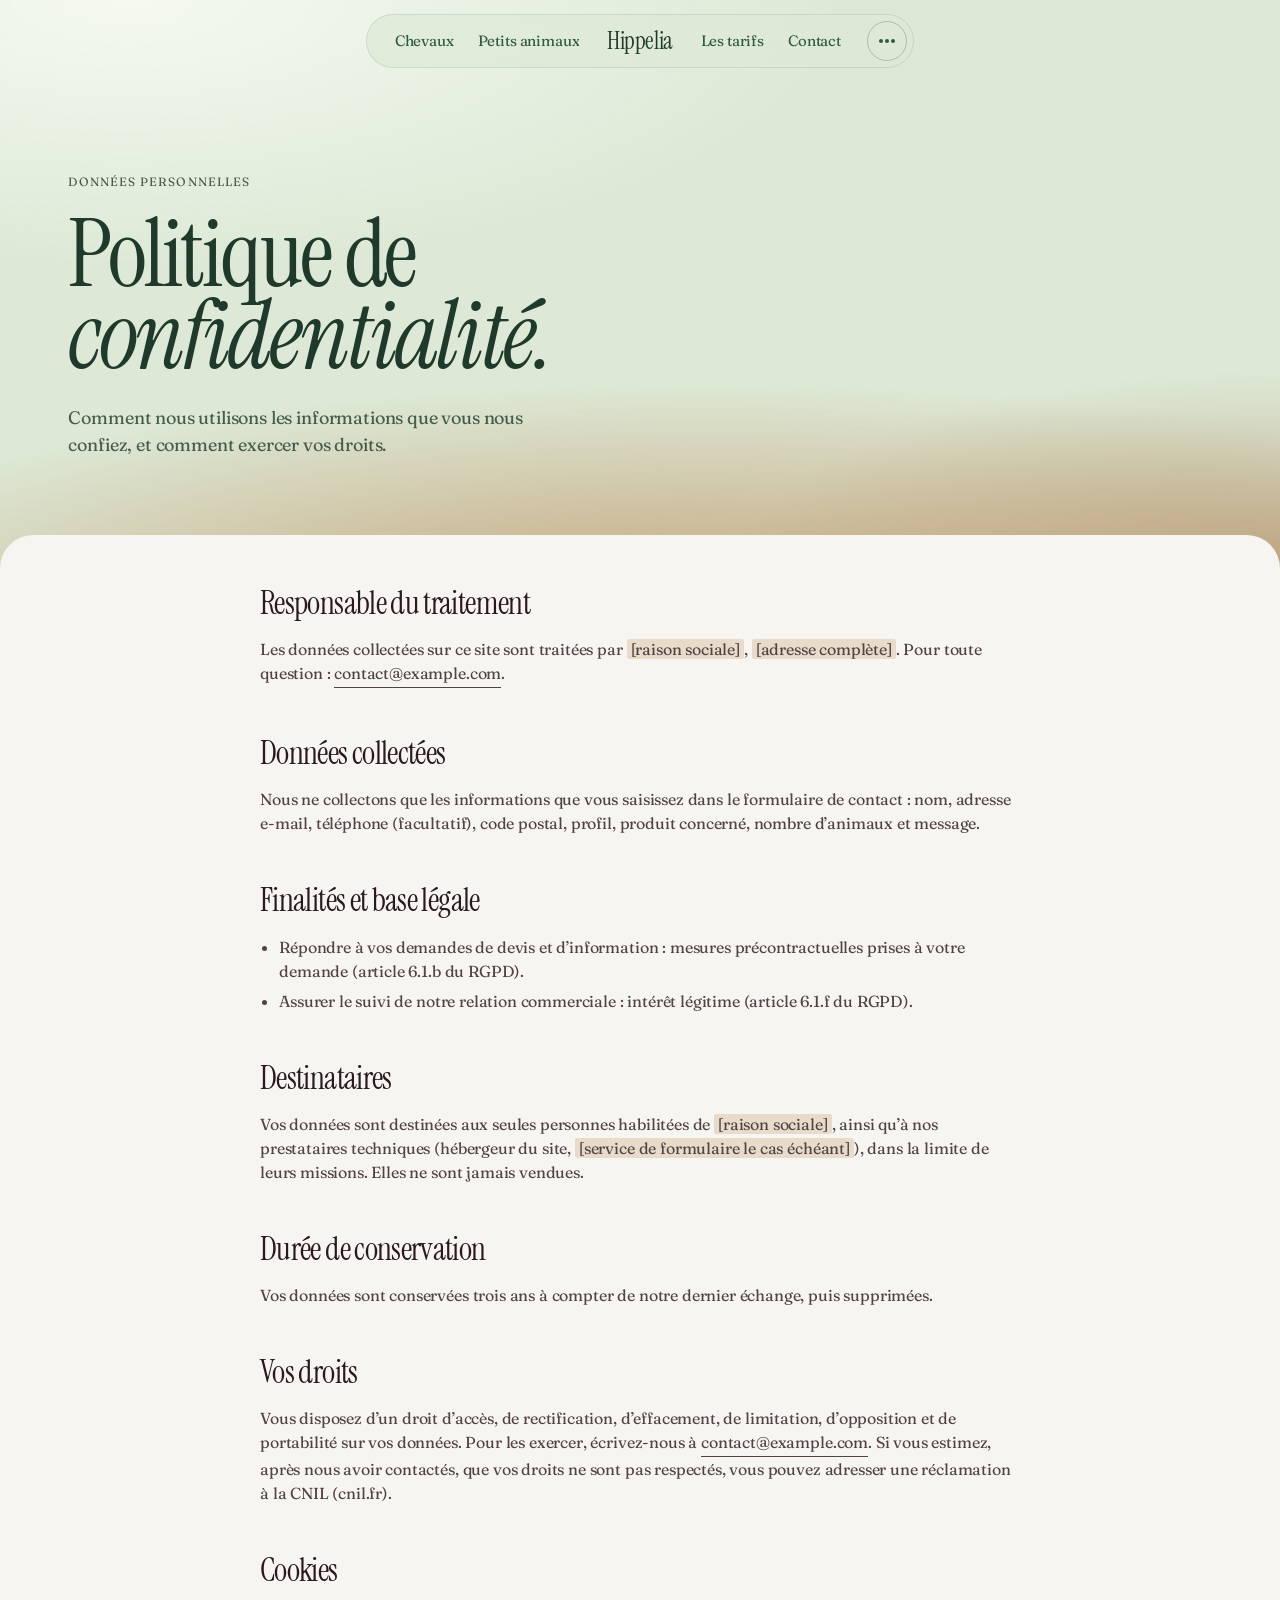
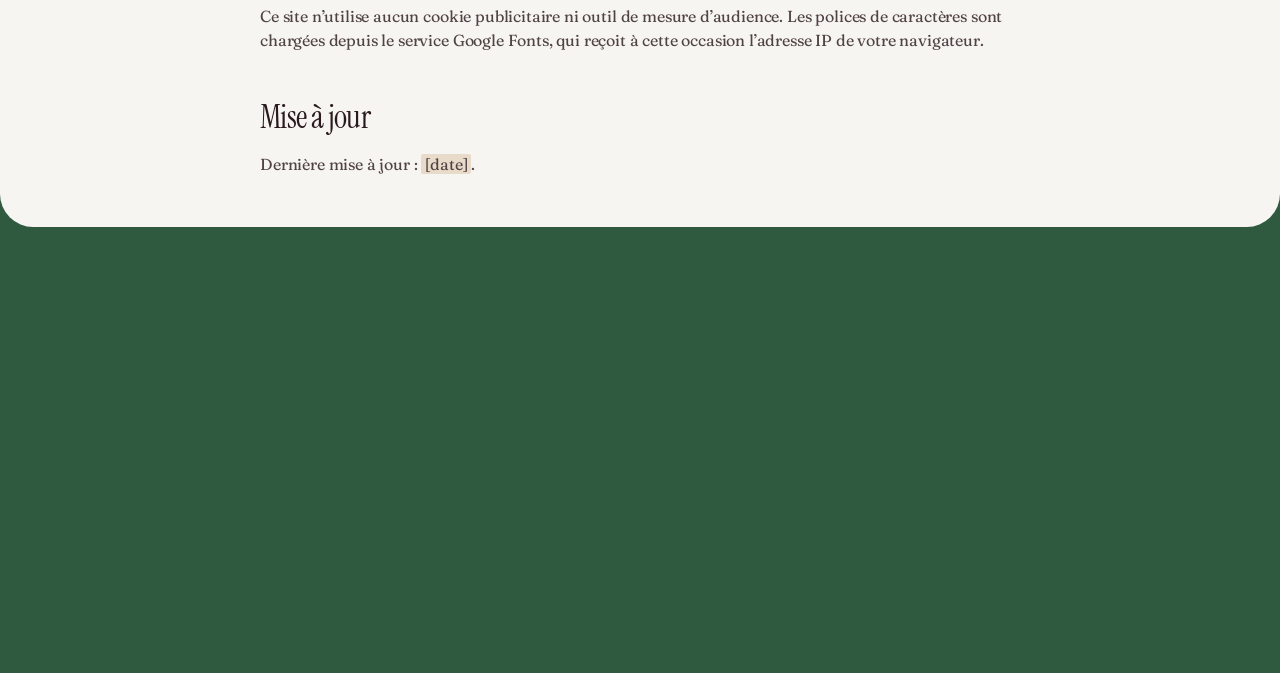
<file: confidentialite/index.html>
<!doctype html>
<html lang="fr">
<head>
  <meta charset="utf-8">
  <meta name="viewport" content="width=device-width, initial-scale=1, viewport-fit=cover">
  <title>Politique de confidentialité — Hippelia</title>
  <meta name="description" content="Politique de confidentialité du site Hippelia : données collectées, finalités, durée de conservation et exercice de vos droits.">
  <meta name="theme-color" content="#dde9d8">
  <link rel="canonical" href="https://dynaspley.github.io/Sequoria/confidentialite/">
  <meta property="og:type" content="website">
  <meta property="og:locale" content="fr_FR">
  <meta property="og:site_name" content="Hippelia">
  <meta property="og:title" content="Politique de confidentialité — Hippelia">
  <meta property="og:description" content="Politique de confidentialité du site Hippelia : données collectées, finalités, durée de conservation et exercice de vos droits.">
  <meta property="og:url" content="https://dynaspley.github.io/Sequoria/confidentialite/">
  <meta property="og:image" content="https://dynaspley.github.io/Sequoria/assets/img/og-image.jpg">
  <meta name="twitter:card" content="summary_large_image">
  <link rel="icon" href="../assets/img/icons/favicon.svg" type="image/svg+xml">
  <link rel="apple-touch-icon" href="../assets/img/icons/apple-touch-icon.png">
  <link rel="manifest" href="../site.webmanifest">
  <link rel="preconnect" href="https://fonts.googleapis.com">
  <link rel="preconnect" href="https://fonts.gstatic.com" crossorigin>
  <link rel="stylesheet" href="https://fonts.googleapis.com/css2?family=Fraunces:opsz,wght,SOFT,WONK@9..144,300..500,0..100,0..1&family=Instrument+Serif:ital@0;1&display=swap">
  <link rel="stylesheet" href="../assets/css/style.css?v=27">
  <script>
    document.documentElement.classList.add('js');
    // Filet de sécurité : si le script principal ne se charge pas, tout le contenu reste visible.
    setTimeout(function () { if (!window.siteReady) document.documentElement.classList.remove('js'); }, 3000);
  </script>
  <script src="../assets/js/main.js?v=27" defer></script>
</head>
<body>
  <svg class="sprite" aria-hidden="true" focusable="false">
    <symbol id="i-arrow" viewBox="0 0 16 16"><path d="M2.5 8h11M9 3.5 13.5 8 9 12.5" fill="none" stroke="currentColor" stroke-width="1.3" stroke-linecap="round" stroke-linejoin="round"/></symbol>
    <symbol id="i-wave" viewBox="0 0 40 20"><path d="M2 10C4.9 3 8.1 3 11 10s6.1 7 9 0 6.1-7 9 0 6.1 7 9 0" fill="none" stroke="currentColor" stroke-width="1.6" stroke-linecap="round"/></symbol>
  </svg>

  <a class="skip-link" href="#contenu">Aller au contenu</a>

  <!-- ============ Navigation flottante ============ -->
  <header class="nav" data-nav>
    <nav class="nav__pill" aria-label="Navigation principale">
      <div class="nav__side">
        <a class="nav__link" href="../litiere-chevaux/" data-roll>Chevaux</a>
        <a class="nav__link" href="../litiere-nac/" data-roll>Petits animaux</a>
      </div>
      <a class="nav__brand" href="../" aria-label="Hippelia, retour à l’accueil">
        <span data-roll>Hippelia</span>
      </a>
      <div class="nav__side nav__side--end">
        <a class="nav__link" href="../tarifs/" data-roll>Les tarifs</a>
        <a class="nav__link" href="../contact/" data-roll>Contact</a>
        <button class="nav__toggle" type="button" aria-expanded="false" aria-controls="menu" aria-label="Ouvrir le menu">
          <span class="nav__dots" aria-hidden="true"><i></i><i></i><i></i></span>
        </button>
      </div>
    </nav>
  </header>

  <div class="menu" id="menu" hidden>
    <div class="menu__inner container">
      <ol class="menu__list">
        <li style="--i:0"><a class="menu__link" href="../"><span class="menu__num">01</span><span class="menu__label">Accueil</span></a></li>
        <li style="--i:1"><a class="menu__link" href="../litiere-chevaux/"><span class="menu__num">02</span><span class="menu__label">Litière chevaux</span></a></li>
        <li style="--i:2"><a class="menu__link" href="../litiere-nac/"><span class="menu__num">03</span><span class="menu__label">Litière petits animaux</span></a></li>
        <li style="--i:3"><a class="menu__link" href="../tarifs/"><span class="menu__num">04</span><span class="menu__label">Les tarifs</span></a></li>
        <li style="--i:4"><a class="menu__link" href="../#usage"><span class="menu__num">05</span><span class="menu__label">Mode d’emploi</span></a></li>
        <li style="--i:5"><a class="menu__link" href="../#faq"><span class="menu__num">06</span><span class="menu__label">Questions fréquentes</span></a></li>
        <li style="--i:6"><a class="menu__link" href="../contact/"><span class="menu__num">07</span><span class="menu__label">Demander un devis</span></a></li>
      </ol>
      <div class="menu__foot">
        <p>Du carton au box, <em>du box au champ.</em></p>
        <a class="link link--light" href="mailto:contact@example.com">contact@example.com</a>
      </div>
    </div>
  </div>

  <main id="contenu">
    <!-- ============ En-tête ============ -->
    <section class="page-hero" id="top">
      <div class="container page-hero__inner page-hero__inner--solo">
        <div class="page-hero__text">
          <p class="kicker" data-reveal>Données personnelles</p>
          <h1 class="display page-hero__title" data-split>Politique de <em>confidentialité.</em></h1>
          <p class="page-hero__lead" data-reveal>Comment nous utilisons les informations que vous nous confiez, et comment exercer vos droits.</p>
        </div>
      </div>
    </section>

    <div class="sheet sheet--page">
      <section class="section">
        <div class="container">
          <!-- Complétez chaque information surlignée, puis retirez la classe « todo ». -->
          <article class="legal">
            <h2>Responsable du traitement</h2>
            <p>Les données collectées sur ce site sont traitées par <span class="todo">[raison sociale]</span>, <span class="todo">[adresse complète]</span>. Pour toute question&nbsp;: <a class="link" href="mailto:contact@example.com">contact@example.com</a>.</p>

            <h2>Données collectées</h2>
            <p>Nous ne collectons que les informations que vous saisissez dans le formulaire de contact&nbsp;: nom, adresse e-mail, téléphone (facultatif), code postal, profil, produit concerné, nombre d’animaux et message.</p>

            <h2>Finalités et base légale</h2>
            <ul>
              <li>Répondre à vos demandes de devis et d’information&nbsp;: mesures précontractuelles prises à votre demande (article 6.1.b du RGPD).</li>
              <li>Assurer le suivi de notre relation commerciale&nbsp;: intérêt légitime (article 6.1.f du RGPD).</li>
            </ul>

            <h2>Destinataires</h2>
            <p>Vos données sont destinées aux seules personnes habilitées de <span class="todo">[raison sociale]</span>, ainsi qu’à nos prestataires techniques (hébergeur du site, <span class="todo">[service de formulaire le cas échéant]</span>), dans la limite de leurs missions. Elles ne sont jamais vendues.</p>

            <h2>Durée de conservation</h2>
            <p>Vos données sont conservées trois ans à compter de notre dernier échange, puis supprimées.</p>

            <h2>Vos droits</h2>
            <p>Vous disposez d’un droit d’accès, de rectification, d’effacement, de limitation, d’opposition et de portabilité sur vos données. Pour les exercer, écrivez-nous à <a class="link" href="mailto:contact@example.com">contact@example.com</a>. Si vous estimez, après nous avoir contactés, que vos droits ne sont pas respectés, vous pouvez adresser une réclamation à la CNIL (cnil.fr).</p>

            <h2>Cookies</h2>
            <p>Ce site n’utilise aucun cookie publicitaire ni outil de mesure d’audience. Les polices de caractères sont chargées depuis le service Google Fonts, qui reçoit à cette occasion l’adresse IP de votre navigateur.</p>

            <h2>Mise à jour</h2>
            <p>Dernière mise à jour&nbsp;: <span class="todo">[date]</span>.</p>
          </article>
        </div>
      </section>
    </div>
  </main>

  <!-- ============ Pied de page ============ -->
  <footer class="footer" data-footer>
    <canvas class="footer__canvas" data-ribbon="footer" aria-hidden="true"></canvas>
    <div class="footer__inner container">
      <div class="footer__grid">
        <div class="footer__intro">
          <p class="footer__tagline">Du carton au box,<br><em>du box au champ.</em></p>
          <p class="footer__brand" aria-hidden="true">Hippelia</p>
        </div>
        <nav class="footer__col" aria-label="Plan du site">
          <p class="footer__label">Litière</p>
          <ul>
            <li><a href="../litiere-chevaux/" data-roll>Litière chevaux</a></li>
            <li><a href="../litiere-nac/" data-roll>Petits animaux</a></li>
            <li><a href="../tarifs/" data-roll>Les tarifs</a></li>
            <li><a href="../#usage" data-roll>Mode d’emploi</a></li>
            <li><a href="../#faq" data-roll>Questions</a></li>
          </ul>
        </nav>
        <div class="footer__col">
          <p class="footer__label">Contact</p>
          <ul>
            <li><a href="mailto:contact@example.com" data-roll>contact@example.com</a></li>
            <li><a href="../contact/" data-roll>Demander un devis</a></li>
          </ul>
        </div>
        <div class="footer__col">
          <p class="footer__label">Suivre</p>
          <!-- Remplacez « # » par l’adresse de vos comptes. -->
          <ul>
            <li><a href="#" data-roll>Instagram</a></li>
            <li><a href="#" data-roll>Facebook</a></li>
            <li><a href="#" data-roll>LinkedIn</a></li>
          </ul>
        </div>
      </div>
      <div class="footer__bottom">
        <p>© <span data-year>2026</span> Hippelia — Litière en carton recyclé</p>
        <ul>
          <li><a href="../mentions-legales/" data-roll>Mentions légales</a></li>
          <li><a href="../confidentialite/" data-roll>Confidentialité</a></li>
          <li><a href="#top" data-roll>Haut de page ↑</a></li>
        </ul>
      </div>
    </div>
  </footer>
</body>
</html>
</file>
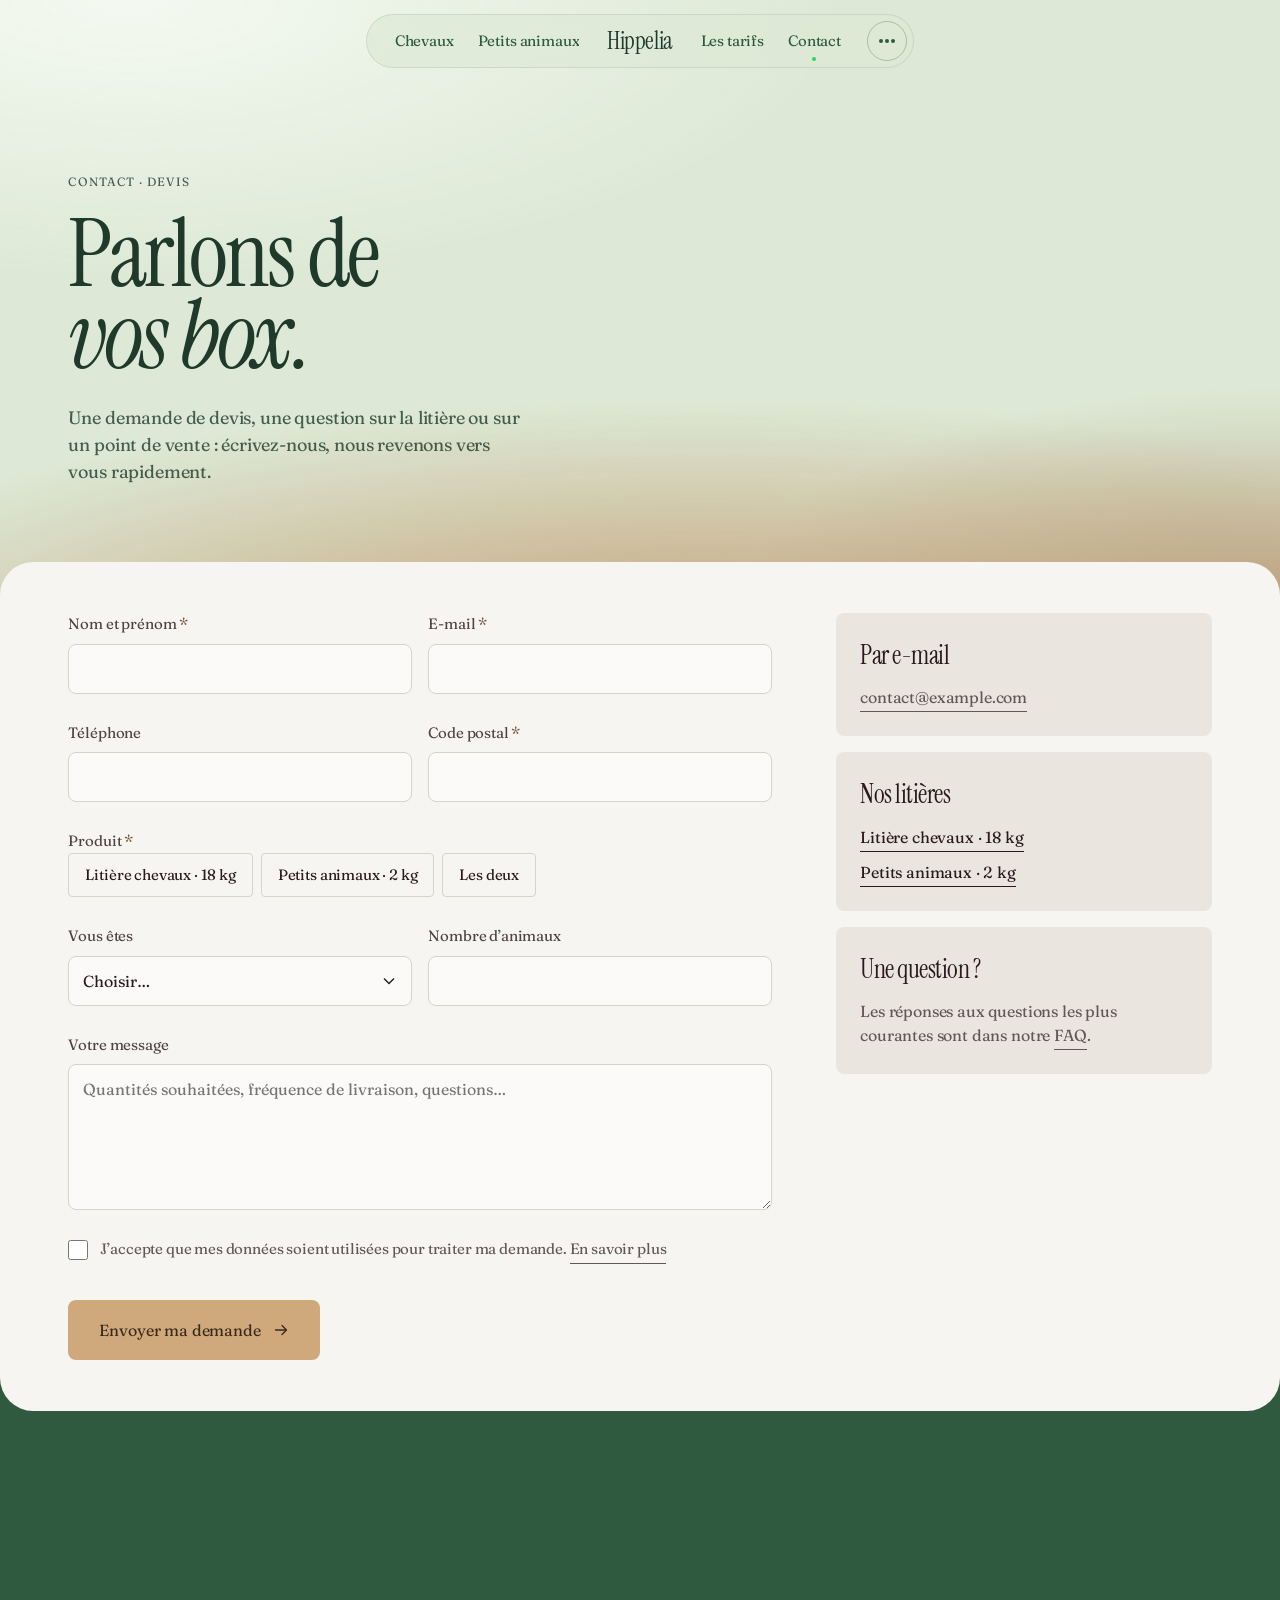
<file: contact/index.html>
<!doctype html>
<html lang="fr">
<head>
  <meta charset="utf-8">
  <meta name="viewport" content="width=device-width, initial-scale=1, viewport-fit=cover">
  <title>Contact et demande de devis — Hippelia</title>
  <meta name="description" content="Demandez un devis pour la litière Hippelia en copeaux de carton, pour chevaux (sac de 18 kg) ou petits animaux (sac de 2 kg), ou posez-nous vos questions.">
  <meta name="theme-color" content="#dde9d8">
  <link rel="canonical" href="https://dynaspley.github.io/Sequoria/contact/">
  <meta property="og:type" content="website">
  <meta property="og:locale" content="fr_FR">
  <meta property="og:site_name" content="Hippelia">
  <meta property="og:title" content="Contact et demande de devis — Hippelia">
  <meta property="og:description" content="Demandez un devis pour la litière Hippelia en copeaux de carton, pour chevaux (sac de 18 kg) ou petits animaux (sac de 2 kg), ou posez-nous vos questions.">
  <meta property="og:url" content="https://dynaspley.github.io/Sequoria/contact/">
  <meta property="og:image" content="https://dynaspley.github.io/Sequoria/assets/img/og-image.jpg">
  <meta name="twitter:card" content="summary_large_image">
  <link rel="icon" href="../assets/img/icons/favicon.svg" type="image/svg+xml">
  <link rel="apple-touch-icon" href="../assets/img/icons/apple-touch-icon.png">
  <link rel="manifest" href="../site.webmanifest">
  <link rel="preconnect" href="https://fonts.googleapis.com">
  <link rel="preconnect" href="https://fonts.gstatic.com" crossorigin>
  <link rel="stylesheet" href="https://fonts.googleapis.com/css2?family=Fraunces:opsz,wght,SOFT,WONK@9..144,300..500,0..100,0..1&family=Instrument+Serif:ital@0;1&display=swap">
  <link rel="stylesheet" href="../assets/css/style.css?v=27">
  <script>
    document.documentElement.classList.add('js');
    // Filet de sécurité : si le script principal ne se charge pas, tout le contenu reste visible.
    setTimeout(function () { if (!window.siteReady) document.documentElement.classList.remove('js'); }, 3000);
  </script>
  <script src="../assets/js/main.js?v=27" defer></script>
</head>
<body>
  <svg class="sprite" aria-hidden="true" focusable="false">
    <symbol id="i-arrow" viewBox="0 0 16 16"><path d="M2.5 8h11M9 3.5 13.5 8 9 12.5" fill="none" stroke="currentColor" stroke-width="1.3" stroke-linecap="round" stroke-linejoin="round"/></symbol>
    <symbol id="i-wave" viewBox="0 0 40 20"><path d="M2 10C4.9 3 8.1 3 11 10s6.1 7 9 0 6.1-7 9 0 6.1 7 9 0" fill="none" stroke="currentColor" stroke-width="1.6" stroke-linecap="round"/></symbol>
  </svg>

  <a class="skip-link" href="#contenu">Aller au contenu</a>

  <!-- ============ Navigation flottante ============ -->
  <header class="nav" data-nav>
    <nav class="nav__pill" aria-label="Navigation principale">
      <div class="nav__side">
        <a class="nav__link" href="../litiere-chevaux/" data-roll>Chevaux</a>
        <a class="nav__link" href="../litiere-nac/" data-roll>Petits animaux</a>
      </div>
      <a class="nav__brand" href="../" aria-label="Hippelia, retour à l’accueil">
        <span data-roll>Hippelia</span>
      </a>
      <div class="nav__side nav__side--end">
        <a class="nav__link" href="../tarifs/" data-roll>Les tarifs</a>
        <a class="nav__link" href="../contact/" aria-current="page" data-roll>Contact</a>
        <button class="nav__toggle" type="button" aria-expanded="false" aria-controls="menu" aria-label="Ouvrir le menu">
          <span class="nav__dots" aria-hidden="true"><i></i><i></i><i></i></span>
        </button>
      </div>
    </nav>
  </header>

  <div class="menu" id="menu" hidden>
    <div class="menu__inner container">
      <ol class="menu__list">
        <li style="--i:0"><a class="menu__link" href="../"><span class="menu__num">01</span><span class="menu__label">Accueil</span></a></li>
        <li style="--i:1"><a class="menu__link" href="../litiere-chevaux/"><span class="menu__num">02</span><span class="menu__label">Litière chevaux</span></a></li>
        <li style="--i:2"><a class="menu__link" href="../litiere-nac/"><span class="menu__num">03</span><span class="menu__label">Litière petits animaux</span></a></li>
        <li style="--i:3"><a class="menu__link" href="../tarifs/"><span class="menu__num">04</span><span class="menu__label">Les tarifs</span></a></li>
        <li style="--i:4"><a class="menu__link" href="../#usage"><span class="menu__num">05</span><span class="menu__label">Mode d’emploi</span></a></li>
        <li style="--i:5"><a class="menu__link" href="../#faq"><span class="menu__num">06</span><span class="menu__label">Questions fréquentes</span></a></li>
        <li style="--i:6"><a class="menu__link" href="../contact/"><span class="menu__num">07</span><span class="menu__label">Demander un devis</span></a></li>
      </ol>
      <div class="menu__foot">
        <p>Du carton au box, <em>du box au champ.</em></p>
        <a class="link link--light" href="mailto:contact@example.com">contact@example.com</a>
      </div>
    </div>
  </div>

  <main id="contenu">
    <!-- ============ En-tête ============ -->
    <section class="page-hero" id="top">
      <div class="container page-hero__inner page-hero__inner--solo">
        <div class="page-hero__text">
          <p class="kicker" data-reveal>Contact · Devis</p>
          <h1 class="display page-hero__title" data-split>Parlons de <em>vos box.</em></h1>
          <p class="page-hero__lead" data-reveal>Une demande de devis, une question sur la litière ou sur un point de vente&nbsp;: écrivez-nous, nous revenons vers vous rapidement.</p>
        </div>
      </div>
    </section>

    <div class="sheet sheet--page">
      <section class="section">
        <div class="container contact">
          <!-- Pour recevoir les demandes directement (sans ouvrir la messagerie du visiteur),
               renseignez data-endpoint avec l’adresse d’un service de formulaire (Formspree, Getform…). -->
          <form class="form" id="devis" data-form data-email="contact@example.com" data-endpoint="" novalidate>
            <div class="field">
              <label class="field__label" for="f-nom">Nom et prénom <abbr title="obligatoire">*</abbr></label>
              <input class="input" id="f-nom" name="nom" type="text" autocomplete="name" required>
              <p class="field__error" aria-live="polite"></p>
            </div>
            <div class="field">
              <label class="field__label" for="f-email">E-mail <abbr title="obligatoire">*</abbr></label>
              <input class="input" id="f-email" name="email" type="email" autocomplete="email" pattern="[^@\s]+@[^@\s]+\.[^@\s]+" required>
              <p class="field__error" aria-live="polite"></p>
            </div>
            <div class="field">
              <label class="field__label" for="f-tel">Téléphone</label>
              <input class="input" id="f-tel" name="telephone" type="tel" autocomplete="tel">
              <p class="field__error" aria-live="polite"></p>
            </div>
            <div class="field">
              <label class="field__label" for="f-cp">Code postal <abbr title="obligatoire">*</abbr></label>
              <input class="input" id="f-cp" name="code_postal" type="text" inputmode="numeric" autocomplete="postal-code" maxlength="10" required>
              <p class="field__error" aria-live="polite"></p>
            </div>
            <fieldset class="field field--full">
              <legend class="field__label">Produit <abbr title="obligatoire">*</abbr></legend>
              <div class="choice-group">
                <label class="choice"><input type="radio" name="produit" value="chevaux" required><span>Litière chevaux · 18&nbsp;kg</span></label>
                <label class="choice"><input type="radio" name="produit" value="nac"><span>Petits animaux · 2&nbsp;kg</span></label>
                <label class="choice"><input type="radio" name="produit" value="les-deux"><span>Les deux</span></label>
              </div>
              <p class="field__error" aria-live="polite"></p>
            </fieldset>
            <div class="field">
              <label class="field__label" for="f-profil">Vous êtes</label>
              <select class="input" id="f-profil" name="profil">
                <option value="">Choisir…</option>
                <option>Propriétaire de chevaux</option>
                <option>Écurie, pension ou centre équestre</option>
                <option>Élevage</option>
                <option>Particulier (petits animaux)</option>
                <option>Revendeur</option>
                <option>Autre</option>
              </select>
              <p class="field__error" aria-live="polite"></p>
            </div>
            <div class="field">
              <label class="field__label" for="f-nombre">Nombre d’animaux</label>
              <input class="input" id="f-nombre" name="animaux" type="number" min="1" inputmode="numeric">
              <p class="field__error" aria-live="polite"></p>
            </div>
            <div class="field field--full">
              <label class="field__label" for="f-message">Votre message</label>
              <textarea class="input" id="f-message" name="message" rows="5" placeholder="Quantités souhaitées, fréquence de livraison, questions…"></textarea>
              <p class="field__error" aria-live="polite"></p>
            </div>
            <div class="field field--full">
              <label class="consent"><input type="checkbox" name="consentement" value="oui" required><span>J’accepte que mes données soient utilisées pour traiter ma demande. <a class="link" href="../confidentialite/">En savoir plus</a></span></label>
              <p class="field__error" aria-live="polite"></p>
            </div>
            <div class="form__hp" aria-hidden="true">
              <label>Ne pas remplir <input type="text" name="_gotcha" tabindex="-1" autocomplete="off"></label>
            </div>
            <div class="form__footer field--full">
              <button class="btn btn--primary btn--lg" type="submit" data-magnetic>
                <span class="btn__label" data-roll>Envoyer ma demande</span><span class="btn__icon" aria-hidden="true"><svg><use href="#i-arrow"/></svg><svg><use href="#i-arrow"/></svg></span>
              </button>
              <p class="form__status" data-form-status role="status"></p>
            </div>
          </form>

          <aside class="contact__aside" aria-label="Autres moyens de contact">
            <div class="contact-card" data-reveal>
              <h2 class="contact-card__title">Par e-mail</h2>
              <p><a class="link" href="mailto:contact@example.com">contact@example.com</a></p>
            </div>
            <div class="contact-card" data-reveal style="--i:1">
              <h2 class="contact-card__title">Nos litières</h2>
              <ul class="contact-card__list">
                <li><a class="link" href="../litiere-chevaux/">Litière chevaux · 18&nbsp;kg</a></li>
                <li><a class="link" href="../litiere-nac/">Petits animaux · 2&nbsp;kg</a></li>
              </ul>
            </div>
            <div class="contact-card" data-reveal style="--i:2">
              <h2 class="contact-card__title">Une question&nbsp;?</h2>
              <p>Les réponses aux questions les plus courantes sont dans notre <a class="link" href="../#faq">FAQ</a>.</p>
            </div>
          </aside>
        </div>
      </section>
    </div>
  </main>

  <!-- ============ Pied de page ============ -->
  <footer class="footer" data-footer>
    <canvas class="footer__canvas" data-ribbon="footer" aria-hidden="true"></canvas>
    <div class="footer__inner container">
      <div class="footer__grid">
        <div class="footer__intro">
          <p class="footer__tagline">Du carton au box,<br><em>du box au champ.</em></p>
          <p class="footer__brand" aria-hidden="true">Hippelia</p>
        </div>
        <nav class="footer__col" aria-label="Plan du site">
          <p class="footer__label">Litière</p>
          <ul>
            <li><a href="../litiere-chevaux/" data-roll>Litière chevaux</a></li>
            <li><a href="../litiere-nac/" data-roll>Petits animaux</a></li>
            <li><a href="../tarifs/" data-roll>Les tarifs</a></li>
            <li><a href="../#usage" data-roll>Mode d’emploi</a></li>
            <li><a href="../#faq" data-roll>Questions</a></li>
          </ul>
        </nav>
        <div class="footer__col">
          <p class="footer__label">Contact</p>
          <ul>
            <li><a href="mailto:contact@example.com" data-roll>contact@example.com</a></li>
            <li><a href="../contact/" data-roll>Demander un devis</a></li>
          </ul>
        </div>
        <div class="footer__col">
          <p class="footer__label">Suivre</p>
          <!-- Remplacez « # » par l’adresse de vos comptes. -->
          <ul>
            <li><a href="#" data-roll>Instagram</a></li>
            <li><a href="#" data-roll>Facebook</a></li>
            <li><a href="#" data-roll>LinkedIn</a></li>
          </ul>
        </div>
      </div>
      <div class="footer__bottom">
        <p>© <span data-year>2026</span> Hippelia — Litière en carton recyclé</p>
        <ul>
          <li><a href="../mentions-legales/" data-roll>Mentions légales</a></li>
          <li><a href="../confidentialite/" data-roll>Confidentialité</a></li>
          <li><a href="#top" data-roll>Haut de page ↑</a></li>
        </ul>
      </div>
    </div>
  </footer>
</body>
</html>
</file>
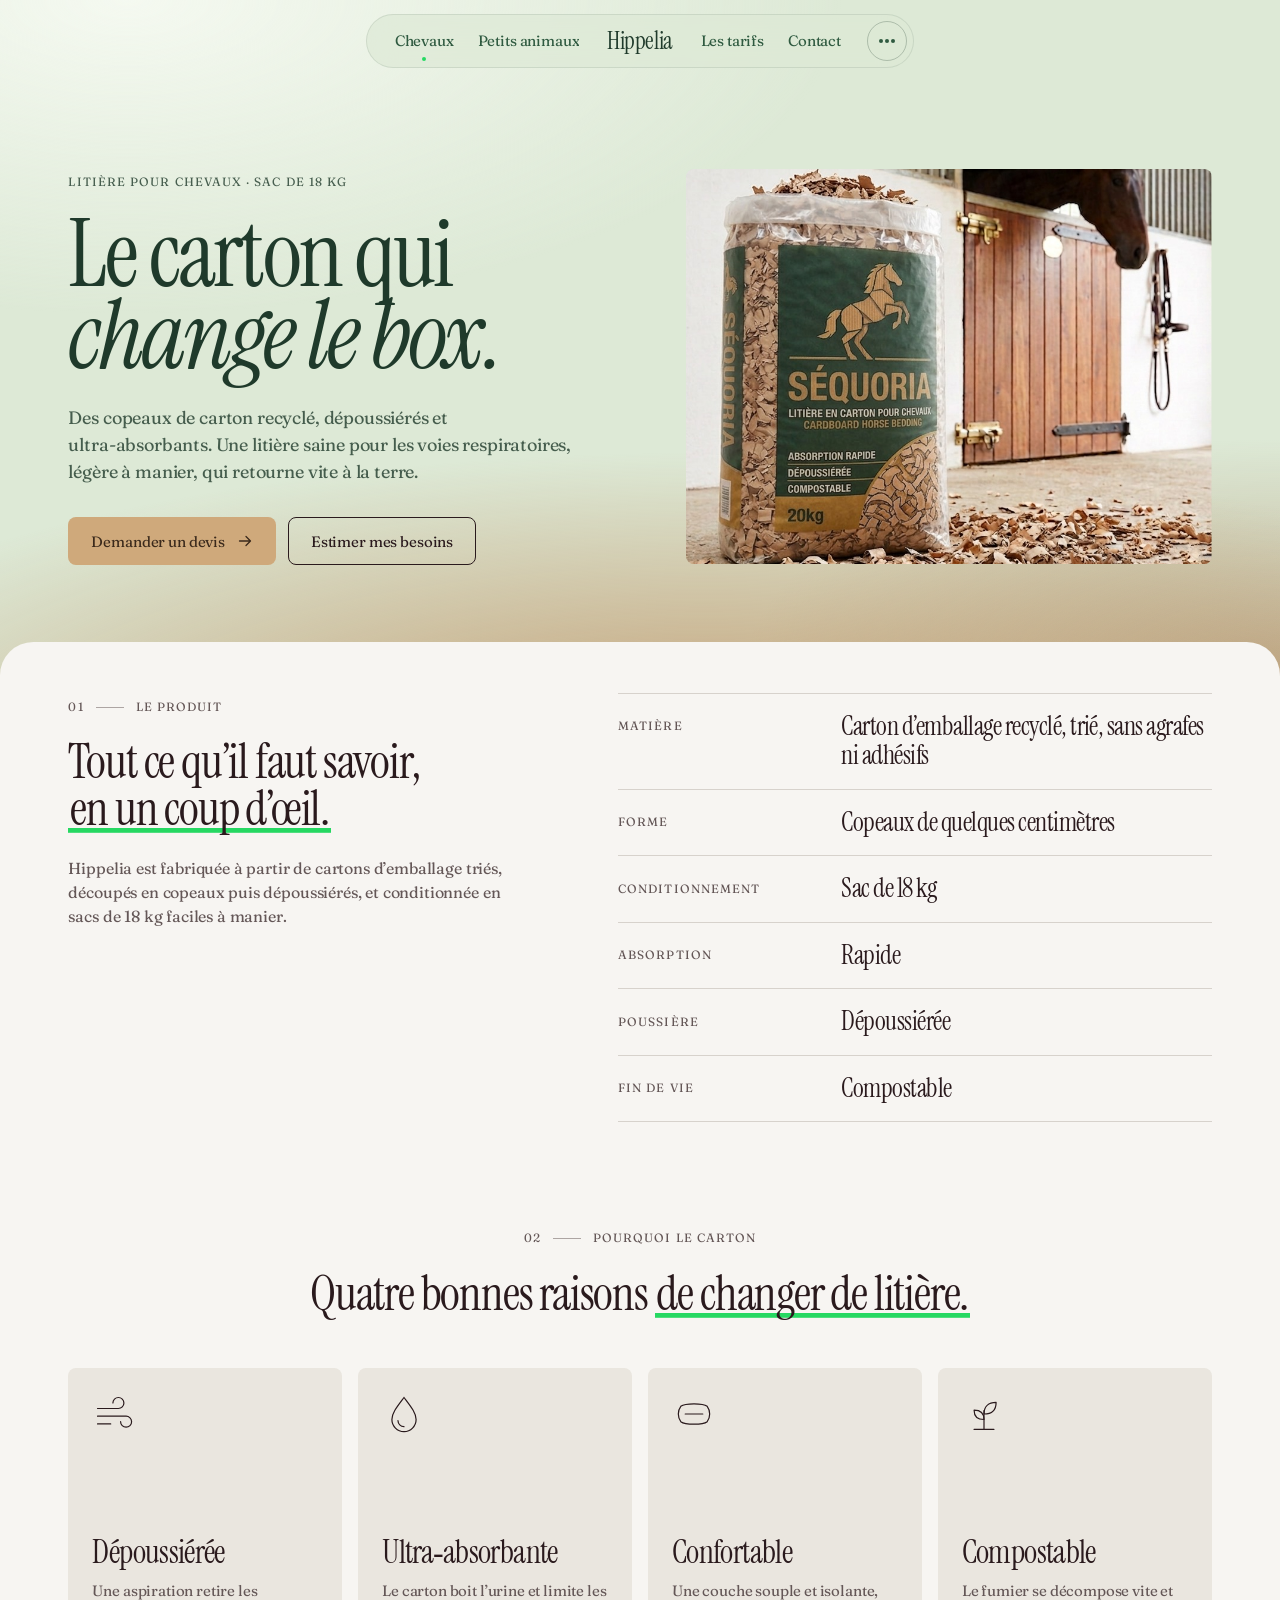
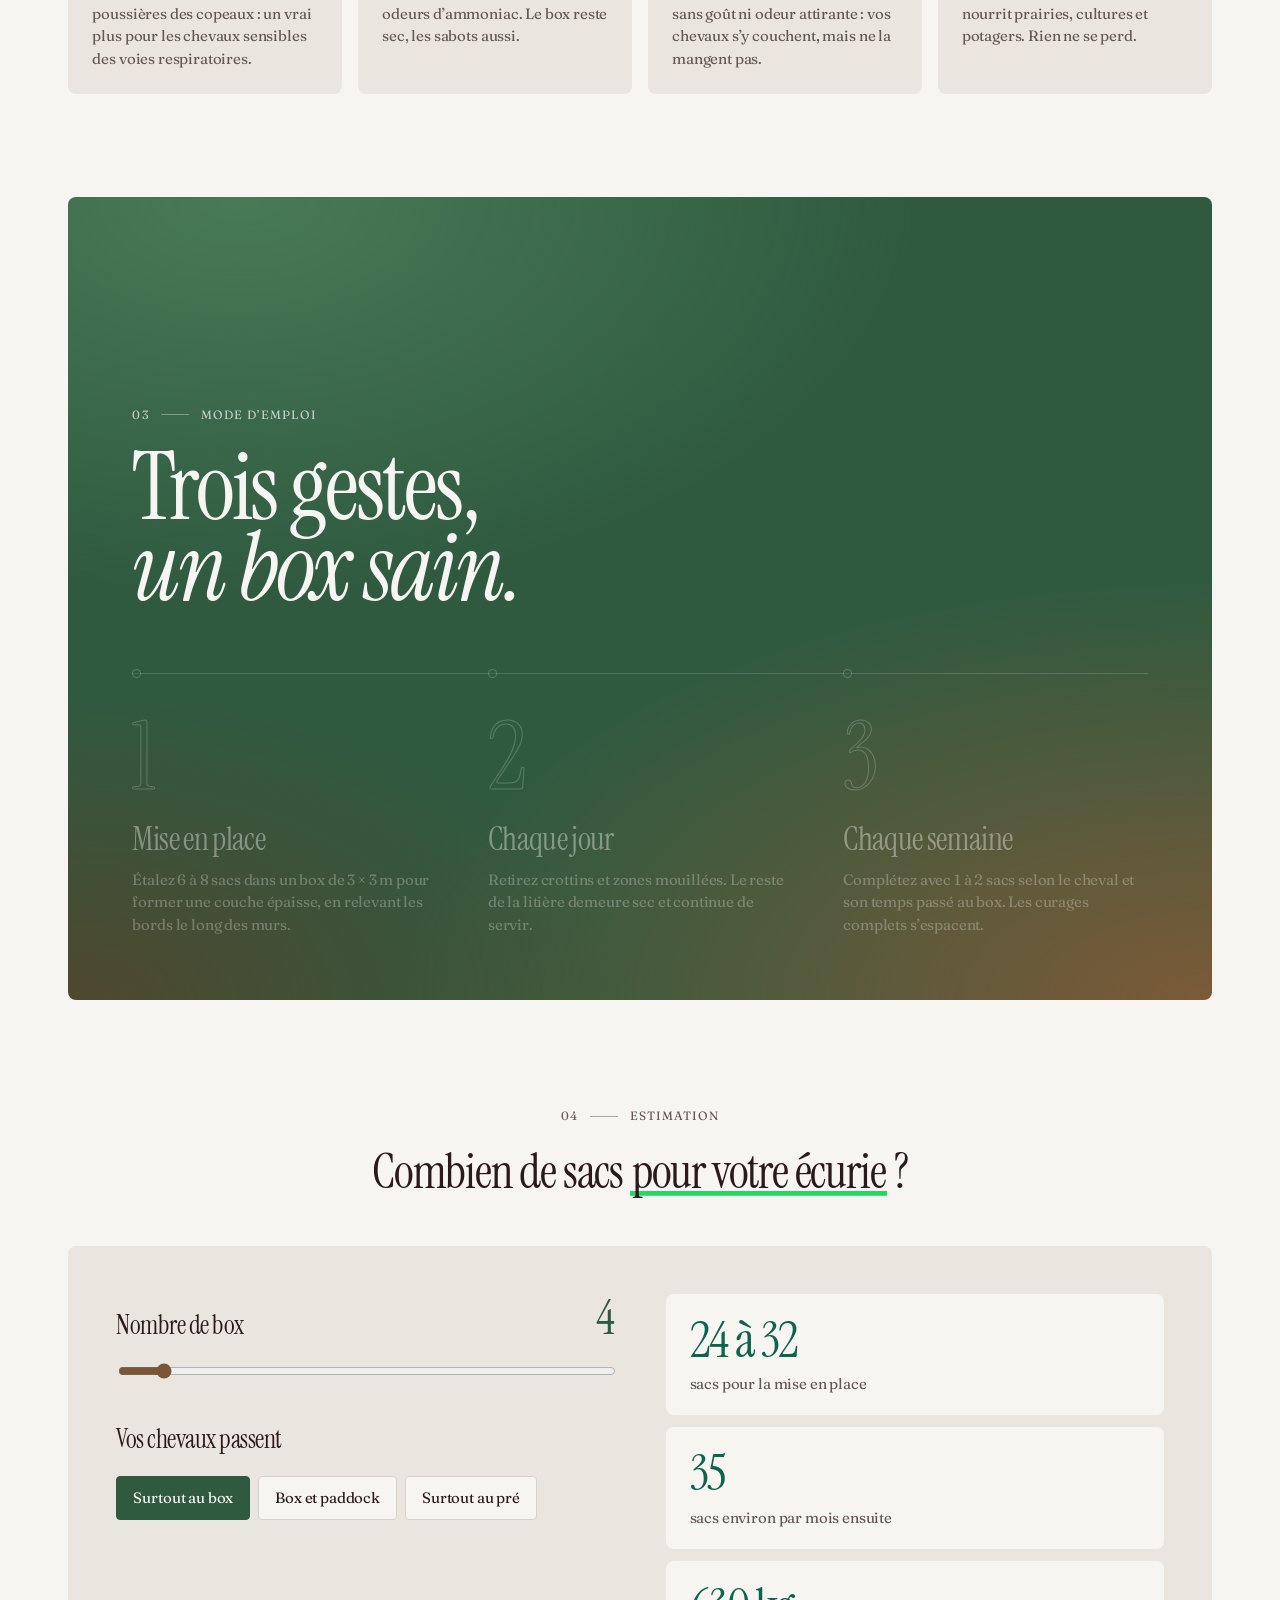
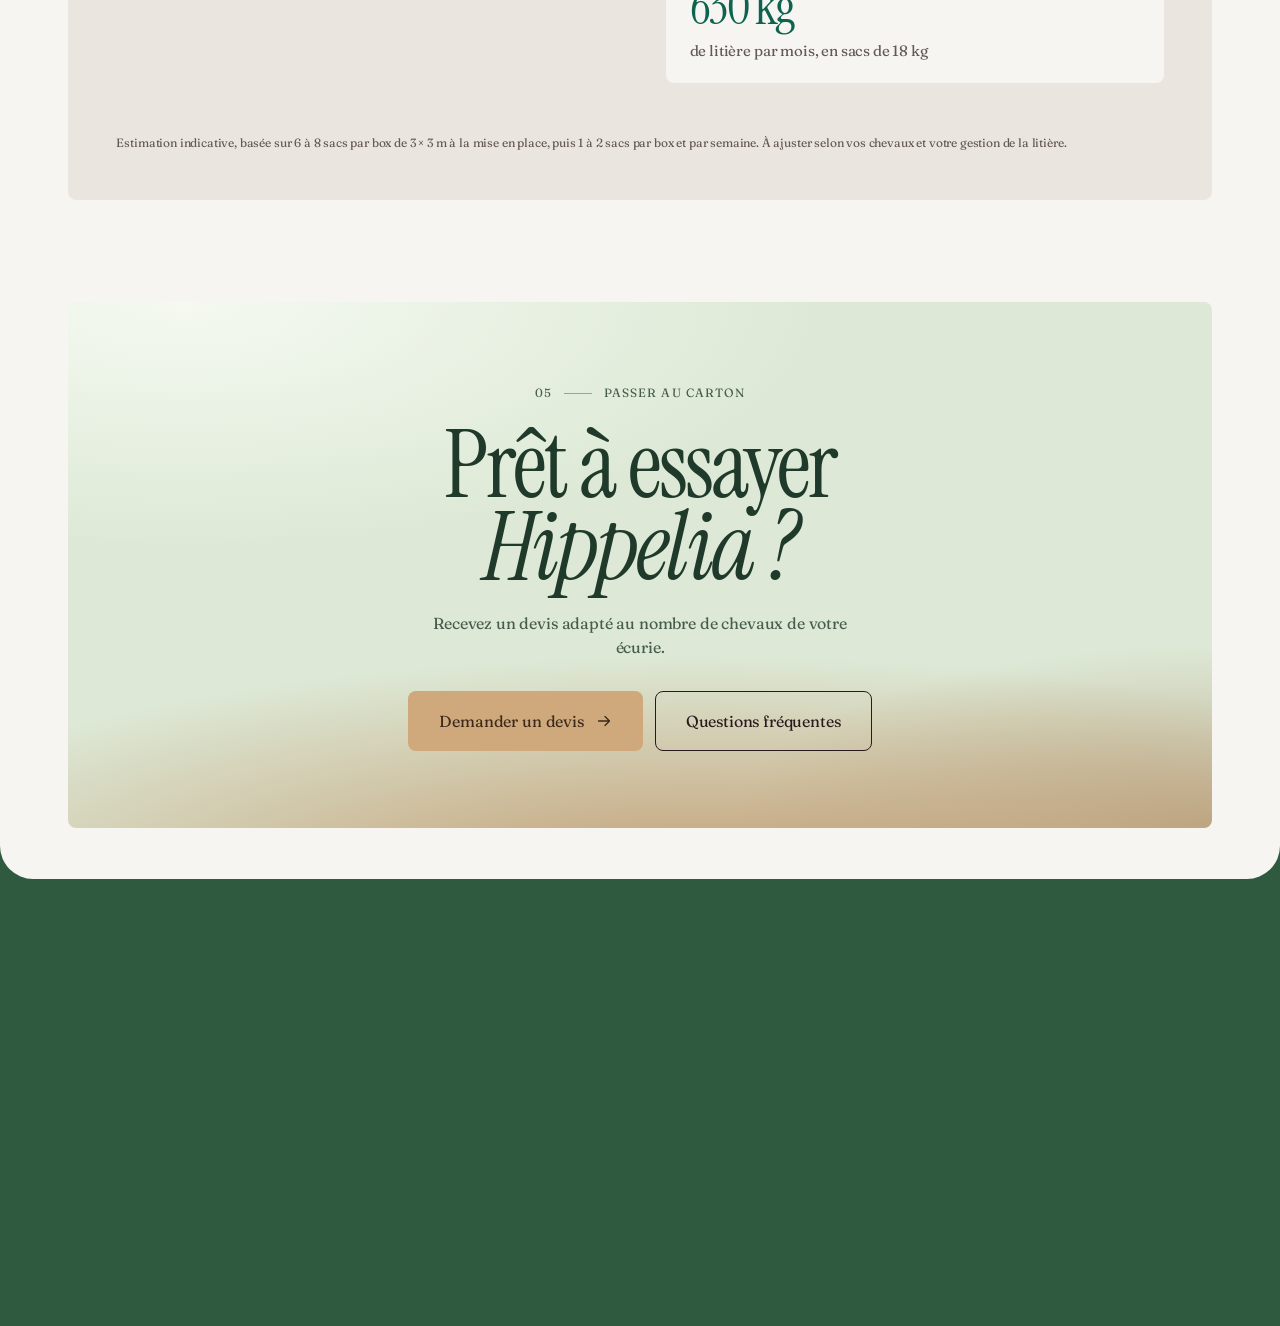
<file: litiere-chevaux/index.html>
<!doctype html>
<html lang="fr">
<head>
  <meta charset="utf-8">
  <meta name="viewport" content="width=device-width, initial-scale=1, viewport-fit=cover">
  <title>Litière chevaux en copeaux de carton — Hippelia</title>
  <meta name="description" content="Hippelia, litière pour chevaux en copeaux de carton recyclé : dépoussiérée, ultra-absorbante et compostable, en sacs de 18 kg. Caractéristiques, mode d’emploi et estimation des quantités.">
  <meta name="theme-color" content="#dde9d8">
  <link rel="canonical" href="https://dynaspley.github.io/Sequoria/litiere-chevaux/">
  <meta property="og:type" content="website">
  <meta property="og:locale" content="fr_FR">
  <meta property="og:site_name" content="Hippelia">
  <meta property="og:title" content="Litière chevaux en copeaux de carton — Hippelia">
  <meta property="og:description" content="Hippelia, litière pour chevaux en copeaux de carton recyclé : dépoussiérée, ultra-absorbante et compostable, en sacs de 18 kg. Caractéristiques, mode d’emploi et estimation des quantités.">
  <meta property="og:url" content="https://dynaspley.github.io/Sequoria/litiere-chevaux/">
  <meta property="og:image" content="https://dynaspley.github.io/Sequoria/assets/img/og-image.jpg">
  <meta name="twitter:card" content="summary_large_image">
  <link rel="icon" href="../assets/img/icons/favicon.svg" type="image/svg+xml">
  <link rel="apple-touch-icon" href="../assets/img/icons/apple-touch-icon.png">
  <link rel="manifest" href="../site.webmanifest">
  <link rel="preconnect" href="https://fonts.googleapis.com">
  <link rel="preconnect" href="https://fonts.gstatic.com" crossorigin>
  <link rel="stylesheet" href="https://fonts.googleapis.com/css2?family=Fraunces:opsz,wght,SOFT,WONK@9..144,300..500,0..100,0..1&family=Instrument+Serif:ital@0;1&display=swap">
  <link rel="stylesheet" href="../assets/css/style.css?v=27">
  <script>
    document.documentElement.classList.add('js');
    // Filet de sécurité : si le script principal ne se charge pas, tout le contenu reste visible.
    setTimeout(function () { if (!window.siteReady) document.documentElement.classList.remove('js'); }, 3000);
  </script>
  <script src="../assets/js/main.js?v=27" defer></script>
</head>
<body>
  <svg class="sprite" aria-hidden="true" focusable="false">
    <symbol id="i-arrow" viewBox="0 0 16 16"><path d="M2.5 8h11M9 3.5 13.5 8 9 12.5" fill="none" stroke="currentColor" stroke-width="1.3" stroke-linecap="round" stroke-linejoin="round"/></symbol>
    <symbol id="i-wave" viewBox="0 0 40 20"><path d="M2 10C4.9 3 8.1 3 11 10s6.1 7 9 0 6.1-7 9 0 6.1 7 9 0" fill="none" stroke="currentColor" stroke-width="1.6" stroke-linecap="round"/></symbol>
  </svg>

  <a class="skip-link" href="#contenu">Aller au contenu</a>

  <!-- ============ Navigation flottante ============ -->
  <header class="nav" data-nav>
    <nav class="nav__pill" aria-label="Navigation principale">
      <div class="nav__side">
        <a class="nav__link" href="../litiere-chevaux/" aria-current="page" data-roll>Chevaux</a>
        <a class="nav__link" href="../litiere-nac/" data-roll>Petits animaux</a>
      </div>
      <a class="nav__brand" href="../" aria-label="Hippelia, retour à l’accueil">
        <span data-roll>Hippelia</span>
      </a>
      <div class="nav__side nav__side--end">
        <a class="nav__link" href="../tarifs/" data-roll>Les tarifs</a>
        <a class="nav__link" href="../contact/" data-roll>Contact</a>
        <button class="nav__toggle" type="button" aria-expanded="false" aria-controls="menu" aria-label="Ouvrir le menu">
          <span class="nav__dots" aria-hidden="true"><i></i><i></i><i></i></span>
        </button>
      </div>
    </nav>
  </header>

  <div class="menu" id="menu" hidden>
    <div class="menu__inner container">
      <ol class="menu__list">
        <li style="--i:0"><a class="menu__link" href="../"><span class="menu__num">01</span><span class="menu__label">Accueil</span></a></li>
        <li style="--i:1"><a class="menu__link" href="../litiere-chevaux/"><span class="menu__num">02</span><span class="menu__label">Litière chevaux</span></a></li>
        <li style="--i:2"><a class="menu__link" href="../litiere-nac/"><span class="menu__num">03</span><span class="menu__label">Litière petits animaux</span></a></li>
        <li style="--i:3"><a class="menu__link" href="../tarifs/"><span class="menu__num">04</span><span class="menu__label">Les tarifs</span></a></li>
        <li style="--i:4"><a class="menu__link" href="../#usage"><span class="menu__num">05</span><span class="menu__label">Mode d’emploi</span></a></li>
        <li style="--i:5"><a class="menu__link" href="../#faq"><span class="menu__num">06</span><span class="menu__label">Questions fréquentes</span></a></li>
        <li style="--i:6"><a class="menu__link" href="../contact/"><span class="menu__num">07</span><span class="menu__label">Demander un devis</span></a></li>
      </ol>
      <div class="menu__foot">
        <p>Du carton au box, <em>du box au champ.</em></p>
        <a class="link link--light" href="mailto:contact@example.com">contact@example.com</a>
      </div>
    </div>
  </div>

  <main id="contenu">
    <!-- ============ En-tête ============ -->
    <section class="page-hero" id="top">
      <div class="container page-hero__inner">
        <div class="page-hero__text">
          <p class="kicker" data-reveal>Litière pour chevaux · Sac de 18&nbsp;kg</p>
          <h1 class="display page-hero__title" data-split>Le carton qui <em>change le box.</em></h1>
          <p class="page-hero__lead" data-reveal>Des copeaux de carton recyclé, dépoussiérés et ultra‑absorbants. Une litière saine pour les voies respiratoires, légère à manier, qui retourne vite à la terre.</p>
          <div class="page-hero__actions" data-reveal>
            <a class="btn btn--primary" href="../contact/?produit=chevaux" data-magnetic>
              <span class="btn__label" data-roll>Demander un devis</span><span class="btn__icon" aria-hidden="true"><svg><use href="#i-arrow"/></svg><svg><use href="#i-arrow"/></svg></span>
            </a>
            <a class="btn btn--ghost" href="#estimation" data-magnetic>
              <span class="btn__label" data-roll>Estimer mes besoins</span>
            </a>
          </div>
        </div>
        <figure class="photo page-hero__photo" data-photo>
                <div class="photo__media" data-speed="-0.04">
                  <img src="../assets/img/photos/hippelia-sac-ecurie.jpg" alt="Un sac de litière Hippelia posé dans une écurie, un cheval à la porte de son box" width="1407" height="768" fetchpriority="high" decoding="async">
                </div>
              </figure>
      </div>
    </section>

    <div class="sheet sheet--page">
      <!-- ============ Le produit ============ -->
      <section class="section" id="produit">
        <div class="container specs">
          <header class="specs__head">
            <p class="kicker" data-reveal><span>01</span>Le produit</p>
            <h2 class="heading-lg" data-split>Tout ce qu’il faut savoir, <mark>en un coup d’œil</mark>.</h2>
            <p class="specs__text" data-reveal>Hippelia est fabriquée à partir de cartons d’emballage triés, découpés en copeaux puis dépoussiérés, et conditionnée en sacs de 18&nbsp;kg faciles à manier.</p>
          </header>
          <!-- Caractéristiques : complétez avec vos données (dimensions des copeaux, sacs par palette…). -->
          <dl class="spec-list" data-reveal>
            <div><dt>Matière</dt><dd>Carton d’emballage recyclé, trié, sans agrafes ni adhésifs</dd></div>
            <div><dt>Forme</dt><dd>Copeaux de quelques centimètres</dd></div>
            <div><dt>Conditionnement</dt><dd>Sac de 18&nbsp;kg</dd></div>
            <div><dt>Absorption</dt><dd>Rapide</dd></div>
            <div><dt>Poussière</dt><dd>Dépoussiérée</dd></div>
            <div><dt>Fin de vie</dt><dd>Compostable</dd></div>
          </dl>
        </div>
      </section>

      <!-- ============ Avantages ============ -->
      <section class="section" id="avantages">
        <div class="container">
          <header class="section-head center">
            <p class="kicker" data-reveal><span>02</span>Pourquoi le carton</p>
            <h2 class="heading-lg" data-split>Quatre bonnes raisons <mark>de changer de litière</mark>.</h2>
          </header>
          <ul class="benefits">
            <li data-reveal style="--i:0">
              <article class="benefit">
                <svg class="benefit__icon" viewBox="0 0 40 40" aria-hidden="true"><path pathLength="1" d="M5 15h19a5 5 0 1 0-5-5"/><path pathLength="1" d="M5 22h26a5 5 0 1 1-5 5"/><path pathLength="1" d="M5 29h12"/></svg>
                <h3 class="benefit__title">Dépoussiérée</h3>
                <p class="benefit__text">Une aspiration retire les poussières des copeaux&nbsp;: un vrai plus pour les chevaux sensibles des voies respiratoires.</p>
              </article>
            </li>
            <li data-reveal style="--i:1">
              <article class="benefit">
                <svg class="benefit__icon" viewBox="0 0 40 40" aria-hidden="true"><path pathLength="1" d="M20 5c6 8 11 14 11 20a11 11 0 0 1-22 0c0-6 5-12 11-20Z"/><path pathLength="1" d="M14.5 26a5.5 5.5 0 0 0 5.5 5.5"/></svg>
                <h3 class="benefit__title">Ultra‑absorbante</h3>
                <p class="benefit__text">Le carton boit l’urine et limite les odeurs d’ammoniac. Le box reste sec, les sabots aussi.</p>
              </article>
            </li>
            <li data-reveal style="--i:2">
              <article class="benefit">
                <svg class="benefit__icon" viewBox="0 0 40 40" aria-hidden="true"><path pathLength="1" d="M8 13c4-3 20-3 24 0 3 4 3 10 0 14-4 3-20 3-24 0-3-4-3-10 0-14Z"/><path pathLength="1" d="M12 20h16"/></svg>
                <h3 class="benefit__title">Confortable</h3>
                <p class="benefit__text">Une couche souple et isolante, sans goût ni odeur attirante&nbsp;: vos chevaux s’y couchent, mais ne la mangent pas.</p>
              </article>
            </li>
            <li data-reveal style="--i:3">
              <article class="benefit">
                <svg class="benefit__icon" viewBox="0 0 40 40" aria-hidden="true"><path pathLength="1" d="M20 34V17"/><path pathLength="1" d="M20 20c0-6.5 4-10.5 11-10.5 0 7-4 10.5-11 10.5Z"/><path pathLength="1" d="M20 25c0-5-3-8.5-9-8.5 0 5.5 3 8.5 9 8.5Z"/><path pathLength="1" d="M11 34h18"/></svg>
                <h3 class="benefit__title">Compostable</h3>
                <p class="benefit__text">Le fumier se décompose vite et nourrit prairies, cultures et potagers. Rien ne se perd.</p>
              </article>
            </li>
          </ul>
        </div>
      </section>

      <!-- ============ Mode d'emploi ============ -->
      <section class="section usage" id="utilisation">
        <div class="container">
          <div class="usage__panel" data-usage>
            <div class="usage__intro">
              <header class="usage__head">
                <p class="kicker kicker--light" data-reveal><span>03</span>Mode d’emploi</p>
                <h2 class="display" data-split>Trois gestes, <em>un box sain.</em></h2>
              </header>
              <figure class="photo usage__photo" data-photo>
                <div class="photo__media" data-speed="-0.05">
                  <picture>
                    <source type="image/avif" srcset="../assets/img/photos/hippelia-box-cheval.avif">
                    <img src="../assets/img/photos/hippelia-box-cheval.jpg" alt="Un cheval bai dans un box paillé avec la litière en carton" width="1080" height="710" loading="lazy" decoding="async">
                  </picture>
                </div>
              </figure>
            </div>
            <div class="usage__body">
              <div class="usage__track" aria-hidden="true"><span class="usage__fill"></span></div>
              <ol class="steps">
                <li class="step">
                  <span class="step__num" aria-hidden="true">1</span>
                  <h3 class="step__title">Mise en place</h3>
                  <p class="step__text">Étalez 6 à 8 sacs dans un box de 3&nbsp;×&nbsp;3&nbsp;m pour former une couche épaisse, en relevant les bords le long des murs.</p>
                </li>
                <li class="step">
                  <span class="step__num" aria-hidden="true">2</span>
                  <h3 class="step__title">Chaque jour</h3>
                  <p class="step__text">Retirez crottins et zones mouillées. Le reste de la litière demeure sec et continue de servir.</p>
                </li>
                <li class="step">
                  <span class="step__num" aria-hidden="true">3</span>
                  <h3 class="step__title">Chaque semaine</h3>
                  <p class="step__text">Complétez avec 1 à 2 sacs selon le cheval et son temps passé au box. Les curages complets s’espacent.</p>
                </li>
              </ol>
            </div>
          </div>
        </div>
      </section>

      <!-- ============ Estimation ============ -->
      <section class="section" id="estimation">
        <div class="container">
          <header class="section-head center">
            <p class="kicker" data-reveal><span>04</span>Estimation</p>
            <h2 class="heading-lg" data-split>Combien de sacs <mark>pour votre écurie</mark>&nbsp;?</h2>
          </header>
          <div class="estimator" data-estimator data-reveal>
            <div class="estimator__controls">
              <div class="estimator__field">
                <label class="estimator__label" for="est-box">Nombre de box <output class="estimator__value" for="est-box">4</output></label>
                <input class="estimator__range" type="range" id="est-box" name="box" min="1" max="40" value="4">
              </div>
              <fieldset class="estimator__field">
                <legend class="estimator__label">Vos chevaux passent</legend>
                <div class="choice-group">
                  <label class="choice"><input type="radio" name="rythme" value="2" checked><span>Surtout au box</span></label>
                  <label class="choice"><input type="radio" name="rythme" value="1.5"><span>Box et paddock</span></label>
                  <label class="choice"><input type="radio" name="rythme" value="1"><span>Surtout au pré</span></label>
                </div>
              </fieldset>
            </div>
            <div class="estimator__results" aria-live="polite">
              <div class="result"><p class="result__num" data-out="setup">24 à 32</p><p class="result__label">sacs pour la mise en place</p></div>
              <div class="result"><p class="result__num" data-out="month">35</p><p class="result__label">sacs environ par mois ensuite</p></div>
              <div class="result"><p class="result__num" data-out="kg">630&nbsp;kg</p><p class="result__label">de litière par mois, en sacs de 18&nbsp;kg</p></div>
            </div>
            <p class="estimator__note">Estimation indicative, basée sur 6 à 8 sacs par box de 3&nbsp;×&nbsp;3&nbsp;m à la mise en place, puis 1 à 2 sacs par box et par semaine. À ajuster selon vos chevaux et votre gestion de la litière.</p>
          </div>
        </div>
      </section>

      <!-- ============ Appel à l'action ============ -->
      <section class="section">
        <div class="container">
          <div class="page-cta">
            <p class="kicker" data-reveal><span>05</span>Passer au carton</p>
            <h2 class="display" data-split>Prêt à essayer <em>Hippelia&nbsp;?</em></h2>
            <p class="page-cta__text" data-reveal>Recevez un devis adapté au nombre de chevaux de votre écurie.</p>
            <div class="page-cta__actions" data-reveal>
            <a class="btn btn--primary btn--lg" href="../contact/?produit=chevaux" data-magnetic>
              <span class="btn__label" data-roll>Demander un devis</span><span class="btn__icon" aria-hidden="true"><svg><use href="#i-arrow"/></svg><svg><use href="#i-arrow"/></svg></span>
            </a>
            <a class="btn btn--ghost btn--lg" href="../#faq" data-magnetic>
              <span class="btn__label" data-roll>Questions fréquentes</span>
            </a>
            </div>
          </div>
        </div>
      </section>
    </div>
  </main>

  <!-- ============ Pied de page ============ -->
  <footer class="footer" data-footer>
    <canvas class="footer__canvas" data-ribbon="footer" aria-hidden="true"></canvas>
    <div class="footer__inner container">
      <div class="footer__grid">
        <div class="footer__intro">
          <p class="footer__tagline">Du carton au box,<br><em>du box au champ.</em></p>
          <p class="footer__brand" aria-hidden="true">Hippelia</p>
        </div>
        <nav class="footer__col" aria-label="Plan du site">
          <p class="footer__label">Litière</p>
          <ul>
            <li><a href="../litiere-chevaux/" data-roll>Litière chevaux</a></li>
            <li><a href="../litiere-nac/" data-roll>Petits animaux</a></li>
            <li><a href="../tarifs/" data-roll>Les tarifs</a></li>
            <li><a href="../#usage" data-roll>Mode d’emploi</a></li>
            <li><a href="../#faq" data-roll>Questions</a></li>
          </ul>
        </nav>
        <div class="footer__col">
          <p class="footer__label">Contact</p>
          <ul>
            <li><a href="mailto:contact@example.com" data-roll>contact@example.com</a></li>
            <li><a href="../contact/" data-roll>Demander un devis</a></li>
          </ul>
        </div>
        <div class="footer__col">
          <p class="footer__label">Suivre</p>
          <!-- Remplacez « # » par l’adresse de vos comptes. -->
          <ul>
            <li><a href="#" data-roll>Instagram</a></li>
            <li><a href="#" data-roll>Facebook</a></li>
            <li><a href="#" data-roll>LinkedIn</a></li>
          </ul>
        </div>
      </div>
      <div class="footer__bottom">
        <p>© <span data-year>2026</span> Hippelia — Litière en carton recyclé</p>
        <ul>
          <li><a href="../mentions-legales/" data-roll>Mentions légales</a></li>
          <li><a href="../confidentialite/" data-roll>Confidentialité</a></li>
          <li><a href="#top" data-roll>Haut de page ↑</a></li>
        </ul>
      </div>
    </div>
  </footer>
</body>
</html>
</file>
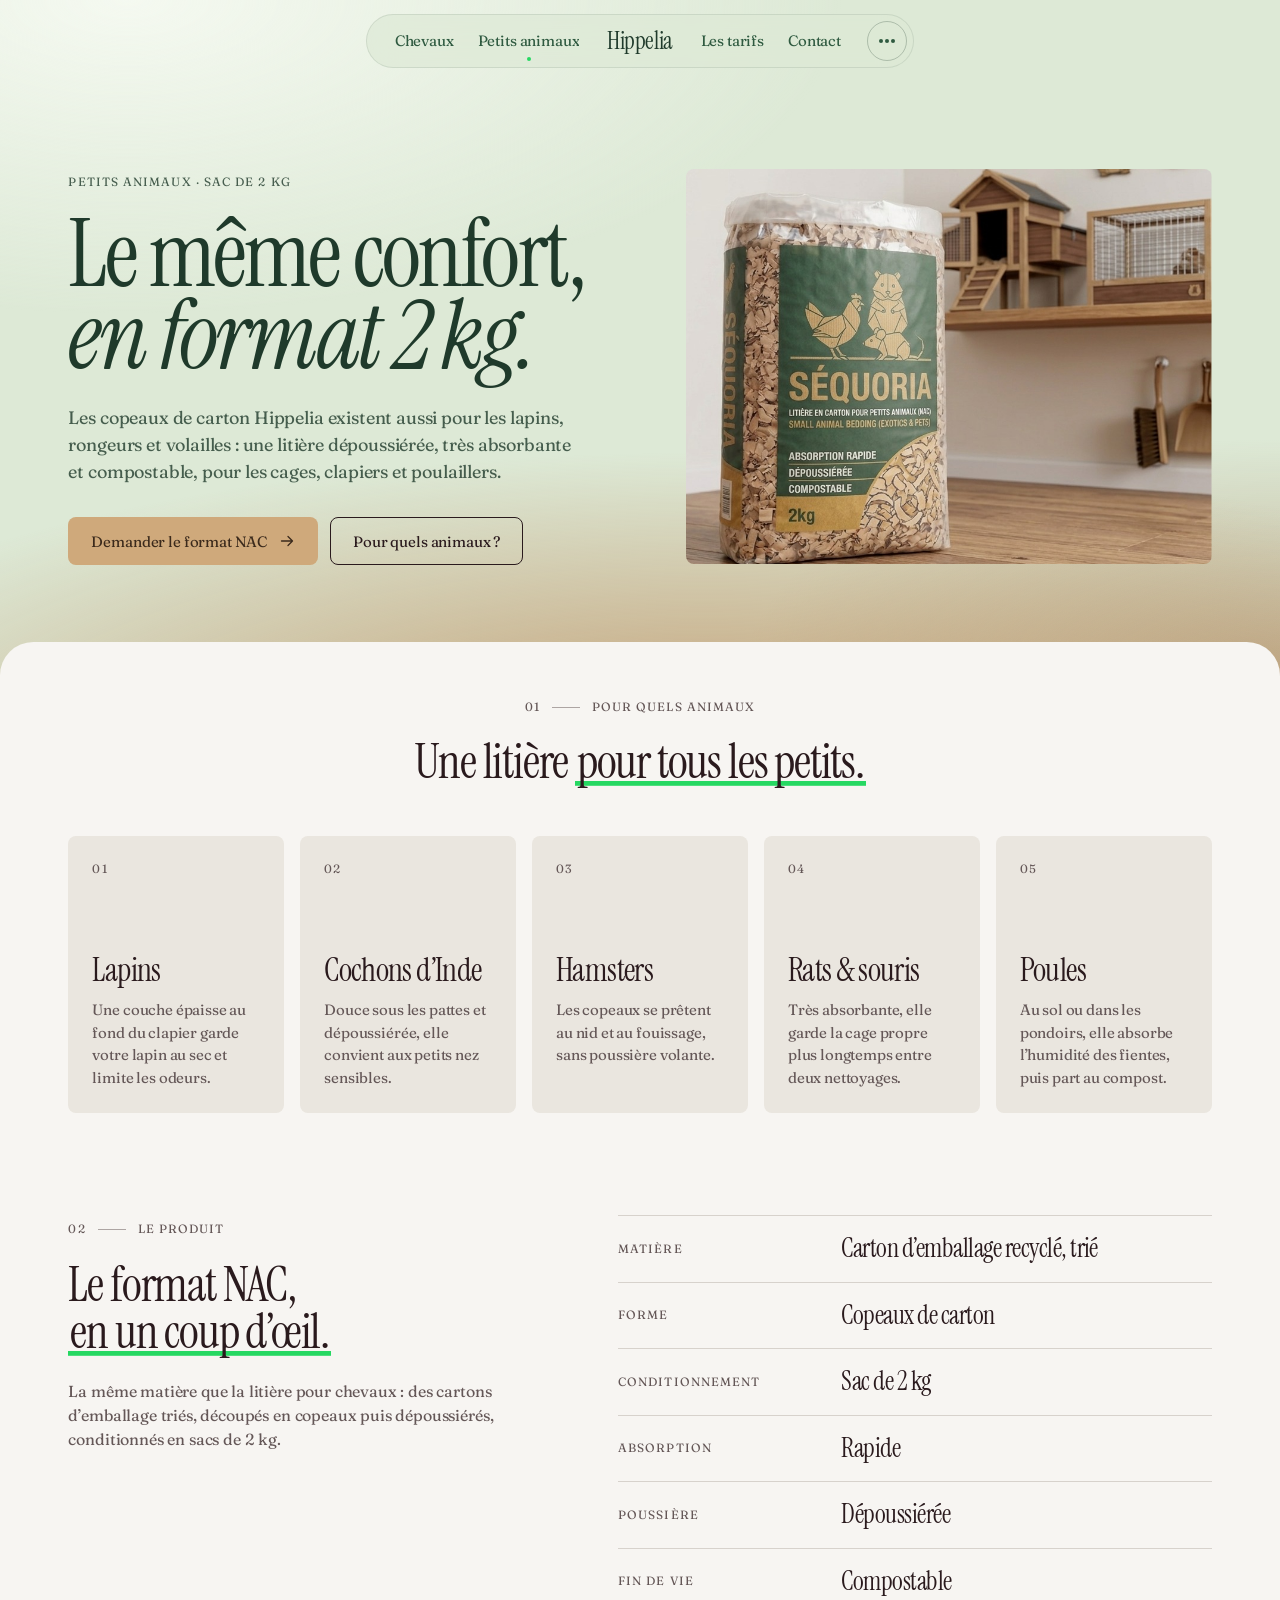
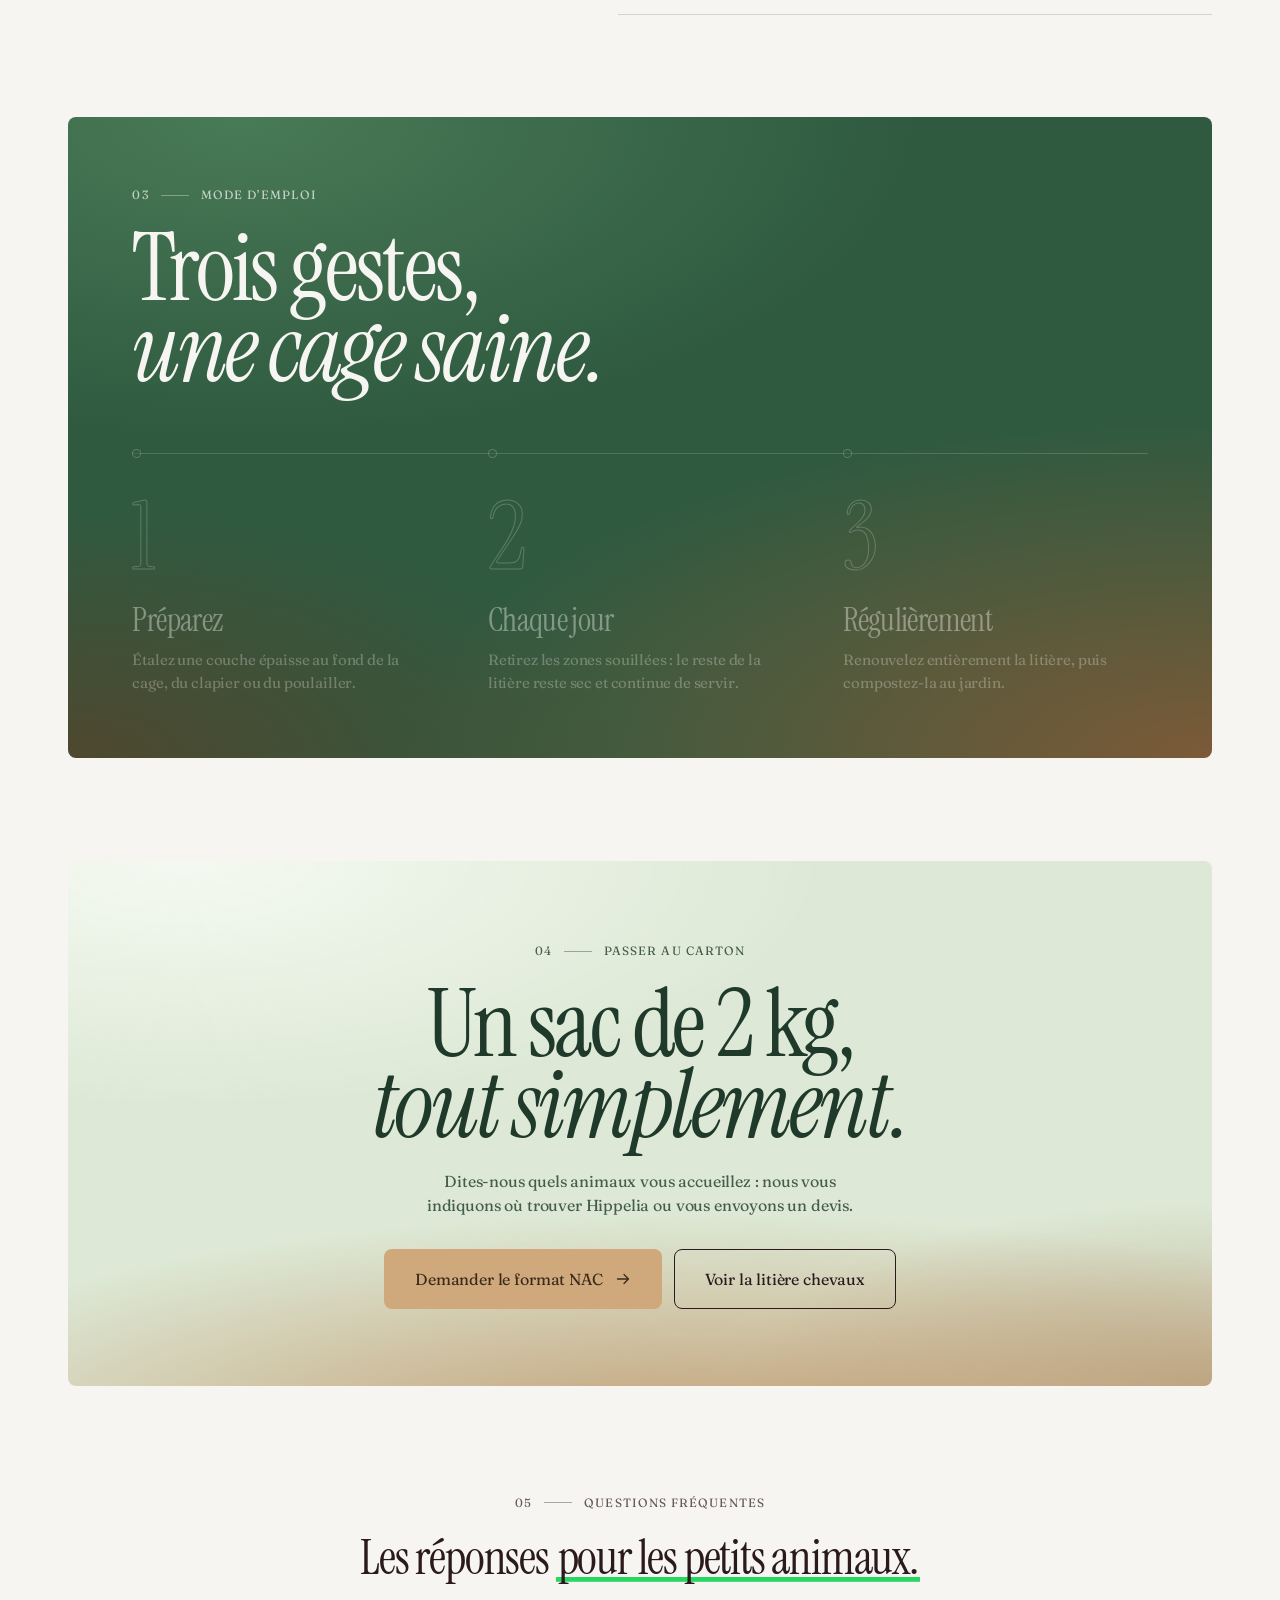
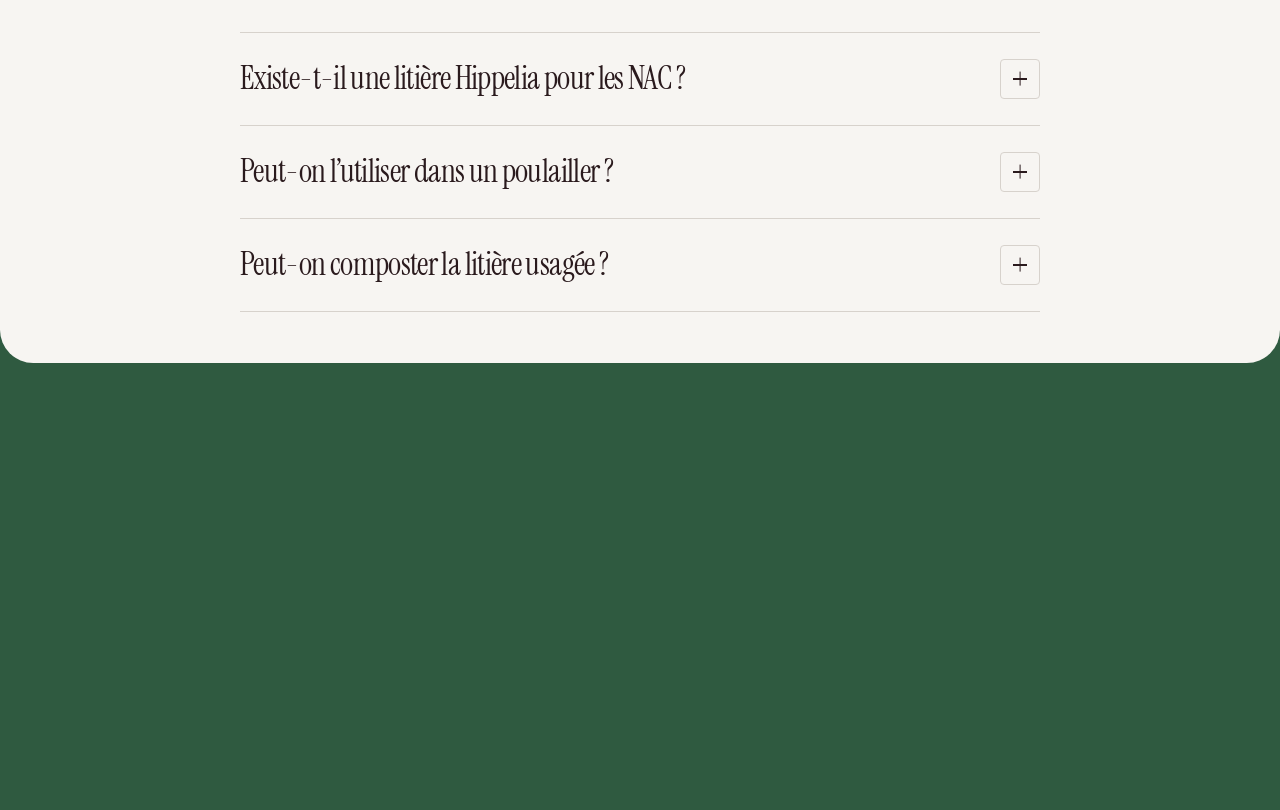
<file: litiere-nac/index.html>
<!doctype html>
<html lang="fr">
<head>
  <meta charset="utf-8">
  <meta name="viewport" content="width=device-width, initial-scale=1, viewport-fit=cover">
  <title>Litière pour petits animaux (NAC) en carton — Hippelia</title>
  <meta name="description" content="La litière Hippelia en copeaux de carton existe en sac de 2 kg pour les lapins, cochons d’Inde, hamsters, rats, souris et poules : dépoussiérée, très absorbante et compostable.">
  <meta name="theme-color" content="#dde9d8">
  <link rel="canonical" href="https://dynaspley.github.io/Sequoria/litiere-nac/">
  <meta property="og:type" content="website">
  <meta property="og:locale" content="fr_FR">
  <meta property="og:site_name" content="Hippelia">
  <meta property="og:title" content="Litière pour petits animaux (NAC) en carton — Hippelia">
  <meta property="og:description" content="La litière Hippelia en copeaux de carton existe en sac de 2 kg pour les lapins, cochons d’Inde, hamsters, rats, souris et poules : dépoussiérée, très absorbante et compostable.">
  <meta property="og:url" content="https://dynaspley.github.io/Sequoria/litiere-nac/">
  <meta property="og:image" content="https://dynaspley.github.io/Sequoria/assets/img/og-image.jpg">
  <meta name="twitter:card" content="summary_large_image">
  <link rel="icon" href="../assets/img/icons/favicon.svg" type="image/svg+xml">
  <link rel="apple-touch-icon" href="../assets/img/icons/apple-touch-icon.png">
  <link rel="manifest" href="../site.webmanifest">
  <link rel="preconnect" href="https://fonts.googleapis.com">
  <link rel="preconnect" href="https://fonts.gstatic.com" crossorigin>
  <link rel="stylesheet" href="https://fonts.googleapis.com/css2?family=Fraunces:opsz,wght,SOFT,WONK@9..144,300..500,0..100,0..1&family=Instrument+Serif:ital@0;1&display=swap">
  <link rel="stylesheet" href="../assets/css/style.css?v=27">
  <script>
    document.documentElement.classList.add('js');
    // Filet de sécurité : si le script principal ne se charge pas, tout le contenu reste visible.
    setTimeout(function () { if (!window.siteReady) document.documentElement.classList.remove('js'); }, 3000);
  </script>
  <script src="../assets/js/main.js?v=27" defer></script>
</head>
<body>
  <svg class="sprite" aria-hidden="true" focusable="false">
    <symbol id="i-arrow" viewBox="0 0 16 16"><path d="M2.5 8h11M9 3.5 13.5 8 9 12.5" fill="none" stroke="currentColor" stroke-width="1.3" stroke-linecap="round" stroke-linejoin="round"/></symbol>
    <symbol id="i-wave" viewBox="0 0 40 20"><path d="M2 10C4.9 3 8.1 3 11 10s6.1 7 9 0 6.1-7 9 0 6.1 7 9 0" fill="none" stroke="currentColor" stroke-width="1.6" stroke-linecap="round"/></symbol>
  </svg>

  <a class="skip-link" href="#contenu">Aller au contenu</a>

  <!-- ============ Navigation flottante ============ -->
  <header class="nav" data-nav>
    <nav class="nav__pill" aria-label="Navigation principale">
      <div class="nav__side">
        <a class="nav__link" href="../litiere-chevaux/" data-roll>Chevaux</a>
        <a class="nav__link" href="../litiere-nac/" aria-current="page" data-roll>Petits animaux</a>
      </div>
      <a class="nav__brand" href="../" aria-label="Hippelia, retour à l’accueil">
        <span data-roll>Hippelia</span>
      </a>
      <div class="nav__side nav__side--end">
        <a class="nav__link" href="../tarifs/" data-roll>Les tarifs</a>
        <a class="nav__link" href="../contact/" data-roll>Contact</a>
        <button class="nav__toggle" type="button" aria-expanded="false" aria-controls="menu" aria-label="Ouvrir le menu">
          <span class="nav__dots" aria-hidden="true"><i></i><i></i><i></i></span>
        </button>
      </div>
    </nav>
  </header>

  <div class="menu" id="menu" hidden>
    <div class="menu__inner container">
      <ol class="menu__list">
        <li style="--i:0"><a class="menu__link" href="../"><span class="menu__num">01</span><span class="menu__label">Accueil</span></a></li>
        <li style="--i:1"><a class="menu__link" href="../litiere-chevaux/"><span class="menu__num">02</span><span class="menu__label">Litière chevaux</span></a></li>
        <li style="--i:2"><a class="menu__link" href="../litiere-nac/"><span class="menu__num">03</span><span class="menu__label">Litière petits animaux</span></a></li>
        <li style="--i:3"><a class="menu__link" href="../tarifs/"><span class="menu__num">04</span><span class="menu__label">Les tarifs</span></a></li>
        <li style="--i:4"><a class="menu__link" href="../#usage"><span class="menu__num">05</span><span class="menu__label">Mode d’emploi</span></a></li>
        <li style="--i:5"><a class="menu__link" href="../#faq"><span class="menu__num">06</span><span class="menu__label">Questions fréquentes</span></a></li>
        <li style="--i:6"><a class="menu__link" href="../contact/"><span class="menu__num">07</span><span class="menu__label">Demander un devis</span></a></li>
      </ol>
      <div class="menu__foot">
        <p>Du carton au box, <em>du box au champ.</em></p>
        <a class="link link--light" href="mailto:contact@example.com">contact@example.com</a>
      </div>
    </div>
  </div>

  <main id="contenu">
    <!-- ============ En-tête ============ -->
    <section class="page-hero" id="top">
      <div class="container page-hero__inner">
        <div class="page-hero__text">
          <p class="kicker" data-reveal>Petits animaux · Sac de 2&nbsp;kg</p>
          <h1 class="display page-hero__title" data-split>Le même confort, <em>en format 2&nbsp;kg.</em></h1>
          <p class="page-hero__lead" data-reveal>Les copeaux de carton Hippelia existent aussi pour les lapins, rongeurs et volailles&nbsp;: une litière dépoussiérée, très absorbante et compostable, pour les cages, clapiers et poulaillers.</p>
          <div class="page-hero__actions" data-reveal>
            <a class="btn btn--primary" href="../contact/?produit=nac" data-magnetic>
              <span class="btn__label" data-roll>Demander le format NAC</span><span class="btn__icon" aria-hidden="true"><svg><use href="#i-arrow"/></svg><svg><use href="#i-arrow"/></svg></span>
            </a>
            <a class="btn btn--ghost" href="#animaux" data-magnetic>
              <span class="btn__label" data-roll>Pour quels animaux&nbsp;?</span>
            </a>
          </div>
        </div>
        <figure class="photo page-hero__photo" data-photo>
                <div class="photo__media" data-speed="-0.04">
                  <img src="../assets/img/photos/hippelia-nac-sac.jpg" alt="Un sac de 2 kg de litière Hippelia pour petits animaux, devant une étagère avec un clapier et une cage" width="1407" height="768" fetchpriority="high" decoding="async">
                </div>
              </figure>
      </div>
    </section>

    <div class="sheet sheet--page">
      <!-- ============ Animaux ============ -->
      <section class="section" id="animaux">
        <div class="container">
          <header class="section-head center">
            <p class="kicker" data-reveal><span>01</span>Pour quels animaux</p>
            <h2 class="heading-lg" data-split>Une litière <mark>pour tous les petits</mark>.</h2>
          </header>
          <ul class="animals">
            <li data-reveal style="--i:0">
              <article class="benefit">
                <p class="benefit__num">01</p>
                <h3 class="benefit__title">Lapins</h3>
                <p class="benefit__text">Une couche épaisse au fond du clapier garde votre lapin au sec et limite les odeurs.</p>
              </article>
            </li>
            <li data-reveal style="--i:1">
              <article class="benefit">
                <p class="benefit__num">02</p>
                <h3 class="benefit__title">Cochons d’Inde</h3>
                <p class="benefit__text">Douce sous les pattes et dépoussiérée, elle convient aux petits nez sensibles.</p>
              </article>
            </li>
            <li data-reveal style="--i:2">
              <article class="benefit">
                <p class="benefit__num">03</p>
                <h3 class="benefit__title">Hamsters</h3>
                <p class="benefit__text">Les copeaux se prêtent au nid et au fouissage, sans poussière volante.</p>
              </article>
            </li>
            <li data-reveal style="--i:3">
              <article class="benefit">
                <p class="benefit__num">04</p>
                <h3 class="benefit__title">Rats &amp; souris</h3>
                <p class="benefit__text">Très absorbante, elle garde la cage propre plus longtemps entre deux nettoyages.</p>
              </article>
            </li>
            <li data-reveal style="--i:4">
              <article class="benefit">
                <p class="benefit__num">05</p>
                <h3 class="benefit__title">Poules</h3>
                <p class="benefit__text">Au sol ou dans les pondoirs, elle absorbe l’humidité des fientes, puis part au compost.</p>
              </article>
            </li>
          </ul>
        </div>
      </section>

      <!-- ============ Le produit ============ -->
      <section class="section" id="produit">
        <div class="container specs">
          <header class="specs__head">
            <p class="kicker" data-reveal><span>02</span>Le produit</p>
            <h2 class="heading-lg" data-split>Le format NAC, <mark>en un coup d’œil</mark>.</h2>
            <p class="specs__text" data-reveal>La même matière que la litière pour chevaux&nbsp;: des cartons d’emballage triés, découpés en copeaux puis dépoussiérés, conditionnés en sacs de 2&nbsp;kg.</p>
          </header>
          <!-- Caractéristiques : complétez avec vos données (dimensions des copeaux, sacs par palette…). -->
          <dl class="spec-list" data-reveal>
            <div><dt>Matière</dt><dd>Carton d’emballage recyclé, trié</dd></div>
            <div><dt>Forme</dt><dd>Copeaux de carton</dd></div>
            <div><dt>Conditionnement</dt><dd>Sac de 2&nbsp;kg</dd></div>
            <div><dt>Absorption</dt><dd>Rapide</dd></div>
            <div><dt>Poussière</dt><dd>Dépoussiérée</dd></div>
            <div><dt>Fin de vie</dt><dd>Compostable</dd></div>
          </dl>
        </div>
      </section>

      <!-- ============ Mode d'emploi ============ -->
      <section class="section usage" id="utilisation">
        <div class="container">
          <div class="usage__panel" data-usage>
            <div class="usage__intro usage__intro--solo">
              <header class="usage__head">
                <p class="kicker kicker--light" data-reveal><span>03</span>Mode d’emploi</p>
                <h2 class="display" data-split>Trois gestes, <em>une cage saine.</em></h2>
              </header>
            </div>
            <div class="usage__body">
              <div class="usage__track" aria-hidden="true"><span class="usage__fill"></span></div>
              <ol class="steps">
                <li class="step">
                  <span class="step__num" aria-hidden="true">1</span>
                  <h3 class="step__title">Préparez</h3>
                  <p class="step__text">Étalez une couche épaisse au fond de la cage, du clapier ou du poulailler.</p>
                </li>
                <li class="step">
                  <span class="step__num" aria-hidden="true">2</span>
                  <h3 class="step__title">Chaque jour</h3>
                  <p class="step__text">Retirez les zones souillées&nbsp;: le reste de la litière reste sec et continue de servir.</p>
                </li>
                <li class="step">
                  <span class="step__num" aria-hidden="true">3</span>
                  <h3 class="step__title">Régulièrement</h3>
                  <p class="step__text">Renouvelez entièrement la litière, puis compostez-la au jardin.</p>
                </li>
              </ol>
            </div>
          </div>
        </div>
      </section>

      <!-- ============ Appel à l'action ============ -->
      <section class="section">
        <div class="container">
          <div class="page-cta">
            <p class="kicker" data-reveal><span>04</span>Passer au carton</p>
            <h2 class="display" data-split>Un sac de 2&nbsp;kg, <em>tout simplement.</em></h2>
            <p class="page-cta__text" data-reveal>Dites-nous quels animaux vous accueillez&nbsp;: nous vous indiquons où trouver Hippelia ou vous envoyons un devis.</p>
            <div class="page-cta__actions" data-reveal>
            <a class="btn btn--primary btn--lg" href="../contact/?produit=nac" data-magnetic>
              <span class="btn__label" data-roll>Demander le format NAC</span><span class="btn__icon" aria-hidden="true"><svg><use href="#i-arrow"/></svg><svg><use href="#i-arrow"/></svg></span>
            </a>
            <a class="btn btn--ghost btn--lg" href="../litiere-chevaux/" data-magnetic>
              <span class="btn__label" data-roll>Voir la litière chevaux</span>
            </a>
            </div>
          </div>
        </div>
      </section>

      <!-- ============ Questions ============ -->
      <section class="section faq" id="faq">
        <div class="container container--narrow">
          <header class="section-head center">
            <p class="kicker" data-reveal><span>05</span>Questions fréquentes</p>
            <h2 class="heading-lg" data-split>Les réponses <mark>pour les petits animaux</mark>.</h2>
          </header>
          <div class="faq__list">
            <div class="faq__item" data-reveal style="--i:0">
              <h3 class="faq__h"><button class="faq__q" type="button" aria-expanded="false" aria-controls="faq-a1" id="faq-q1"><span>Existe-t-il une litière Hippelia pour les NAC&nbsp;?</span><span class="faq__icon" aria-hidden="true"></span></button></h3>
              <div class="faq__a" id="faq-a1" role="region" aria-labelledby="faq-q1"><div class="faq__a-inner"><p>Oui&nbsp;: Hippelia existe en sac de 2&nbsp;kg pour les lapins, cochons d’Inde, hamsters, rats ou souris. C’est la même litière en carton, dépoussiérée et très absorbante, dans un format adapté aux cages et aux clapiers.</p></div></div>
            </div>
            <div class="faq__item" data-reveal style="--i:1">
              <h3 class="faq__h"><button class="faq__q" type="button" aria-expanded="false" aria-controls="faq-a2" id="faq-q2"><span>Peut-on l’utiliser dans un poulailler&nbsp;?</span><span class="faq__icon" aria-hidden="true"></span></button></h3>
              <div class="faq__a" id="faq-a2" role="region" aria-labelledby="faq-q2"><div class="faq__a-inner"><p>Oui. Étalée en couche épaisse au sol ou dans les pondoirs, elle absorbe l’humidité des fientes et limite les odeurs, puis se composte avec elles au jardin.</p></div></div>
            </div>
            <div class="faq__item" data-reveal style="--i:2">
              <h3 class="faq__h"><button class="faq__q" type="button" aria-expanded="false" aria-controls="faq-a3" id="faq-q3"><span>Peut-on composter la litière usagée&nbsp;?</span><span class="faq__icon" aria-hidden="true"></span></button></h3>
              <div class="faq__a" id="faq-a3" role="region" aria-labelledby="faq-q3"><div class="faq__a-inner"><p>Oui&nbsp;: la litière souillée se composte au jardin avec les déjections de vos animaux et se transforme en amendement pour vos plantations.</p></div></div>
            </div>
          </div>
        </div>
      </section>
    </div>
  </main>

  <!-- ============ Pied de page ============ -->
  <footer class="footer" data-footer>
    <canvas class="footer__canvas" data-ribbon="footer" aria-hidden="true"></canvas>
    <div class="footer__inner container">
      <div class="footer__grid">
        <div class="footer__intro">
          <p class="footer__tagline">Du carton au box,<br><em>du box au champ.</em></p>
          <p class="footer__brand" aria-hidden="true">Hippelia</p>
        </div>
        <nav class="footer__col" aria-label="Plan du site">
          <p class="footer__label">Litière</p>
          <ul>
            <li><a href="../litiere-chevaux/" data-roll>Litière chevaux</a></li>
            <li><a href="../litiere-nac/" data-roll>Petits animaux</a></li>
            <li><a href="../tarifs/" data-roll>Les tarifs</a></li>
            <li><a href="../#usage" data-roll>Mode d’emploi</a></li>
            <li><a href="../#faq" data-roll>Questions</a></li>
          </ul>
        </nav>
        <div class="footer__col">
          <p class="footer__label">Contact</p>
          <ul>
            <li><a href="mailto:contact@example.com" data-roll>contact@example.com</a></li>
            <li><a href="../contact/" data-roll>Demander un devis</a></li>
          </ul>
        </div>
        <div class="footer__col">
          <p class="footer__label">Suivre</p>
          <!-- Remplacez « # » par l’adresse de vos comptes. -->
          <ul>
            <li><a href="#" data-roll>Instagram</a></li>
            <li><a href="#" data-roll>Facebook</a></li>
            <li><a href="#" data-roll>LinkedIn</a></li>
          </ul>
        </div>
      </div>
      <div class="footer__bottom">
        <p>© <span data-year>2026</span> Hippelia — Litière en carton recyclé</p>
        <ul>
          <li><a href="../mentions-legales/" data-roll>Mentions légales</a></li>
          <li><a href="../confidentialite/" data-roll>Confidentialité</a></li>
          <li><a href="#top" data-roll>Haut de page ↑</a></li>
        </ul>
      </div>
    </div>
  </footer>
</body>
</html>
</file>
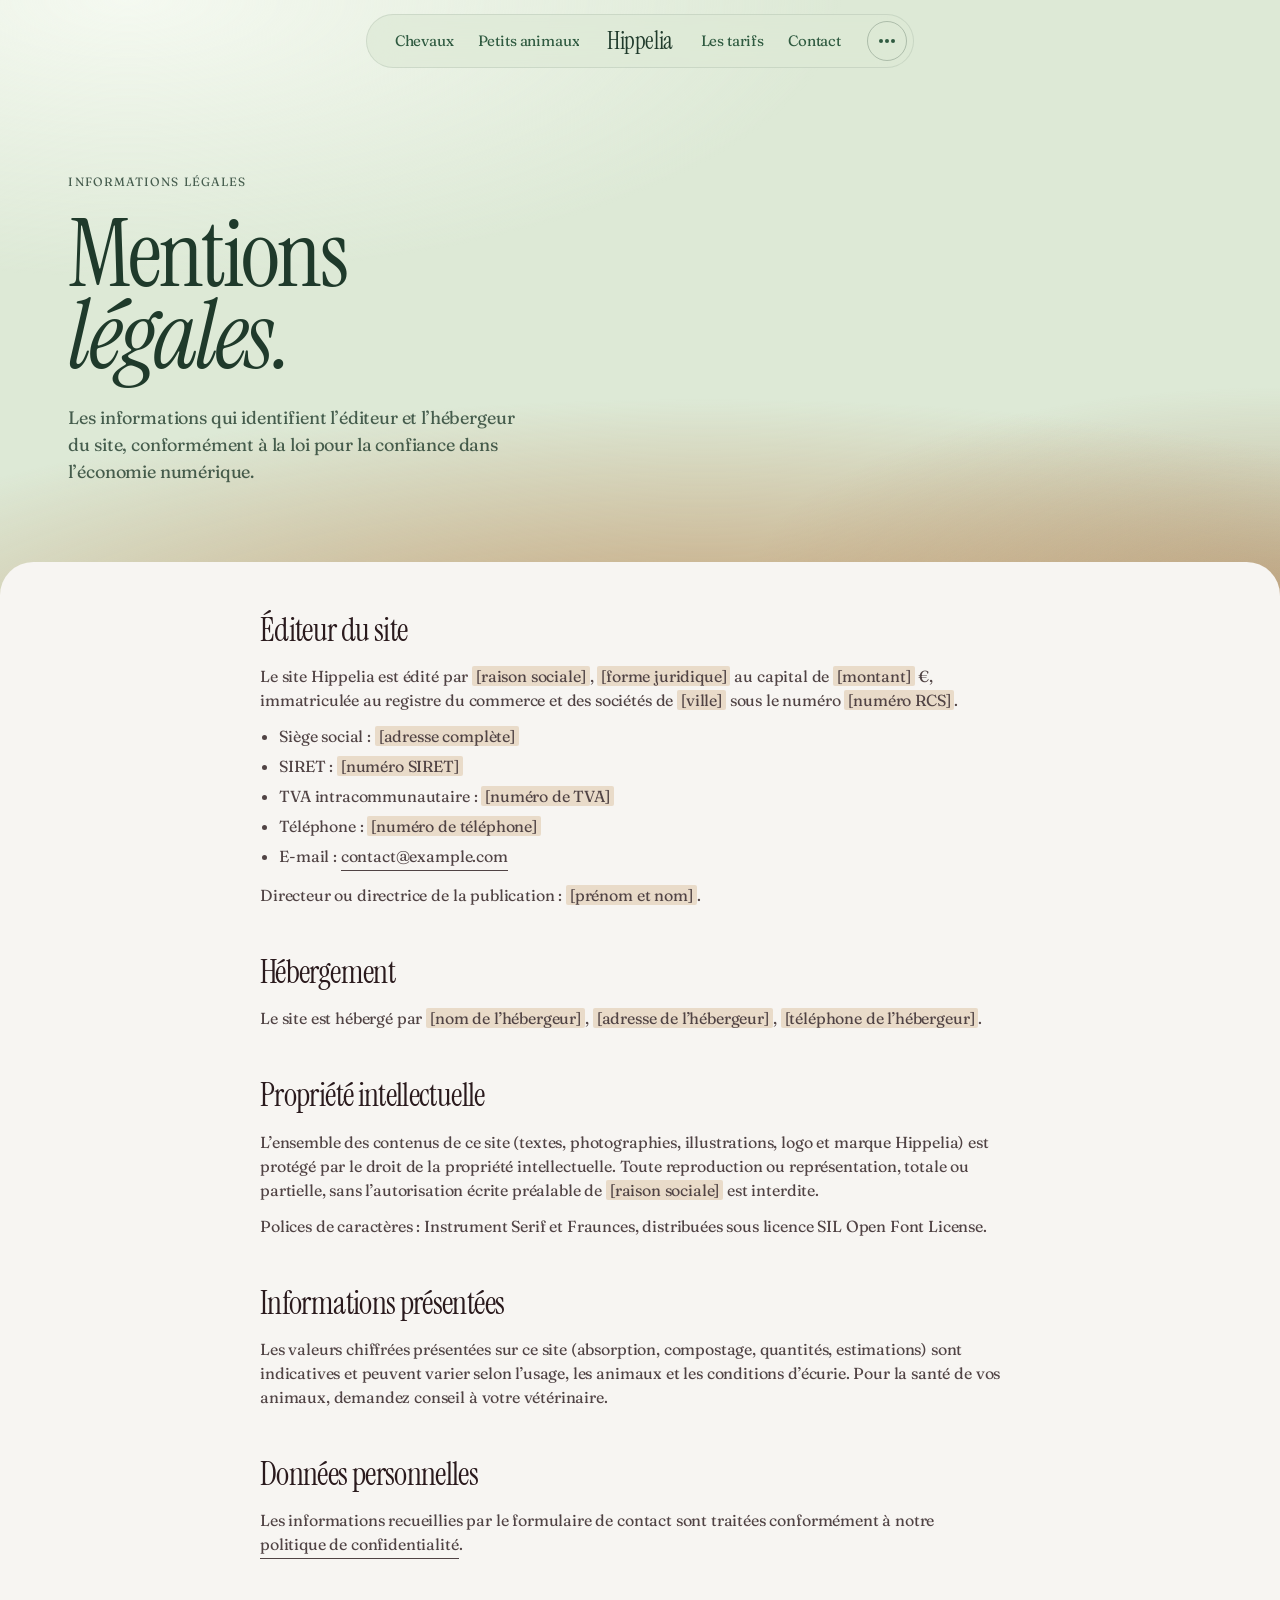
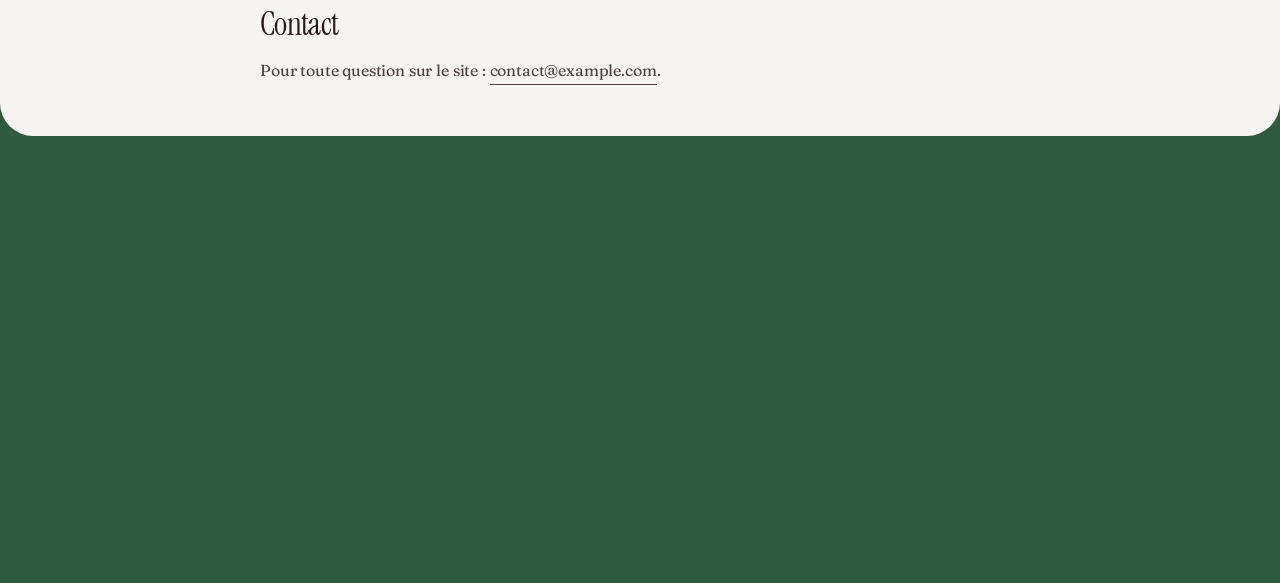
<file: mentions-legales/index.html>
<!doctype html>
<html lang="fr">
<head>
  <meta charset="utf-8">
  <meta name="viewport" content="width=device-width, initial-scale=1, viewport-fit=cover">
  <title>Mentions légales — Hippelia</title>
  <meta name="description" content="Mentions légales du site Hippelia : éditeur, hébergeur, propriété intellectuelle.">
  <meta name="theme-color" content="#dde9d8">
  <link rel="canonical" href="https://dynaspley.github.io/Sequoria/mentions-legales/">
  <meta property="og:type" content="website">
  <meta property="og:locale" content="fr_FR">
  <meta property="og:site_name" content="Hippelia">
  <meta property="og:title" content="Mentions légales — Hippelia">
  <meta property="og:description" content="Mentions légales du site Hippelia : éditeur, hébergeur, propriété intellectuelle.">
  <meta property="og:url" content="https://dynaspley.github.io/Sequoria/mentions-legales/">
  <meta property="og:image" content="https://dynaspley.github.io/Sequoria/assets/img/og-image.jpg">
  <meta name="twitter:card" content="summary_large_image">
  <link rel="icon" href="../assets/img/icons/favicon.svg" type="image/svg+xml">
  <link rel="apple-touch-icon" href="../assets/img/icons/apple-touch-icon.png">
  <link rel="manifest" href="../site.webmanifest">
  <link rel="preconnect" href="https://fonts.googleapis.com">
  <link rel="preconnect" href="https://fonts.gstatic.com" crossorigin>
  <link rel="stylesheet" href="https://fonts.googleapis.com/css2?family=Fraunces:opsz,wght,SOFT,WONK@9..144,300..500,0..100,0..1&family=Instrument+Serif:ital@0;1&display=swap">
  <link rel="stylesheet" href="../assets/css/style.css?v=27">
  <script>
    document.documentElement.classList.add('js');
    // Filet de sécurité : si le script principal ne se charge pas, tout le contenu reste visible.
    setTimeout(function () { if (!window.siteReady) document.documentElement.classList.remove('js'); }, 3000);
  </script>
  <script src="../assets/js/main.js?v=27" defer></script>
</head>
<body>
  <svg class="sprite" aria-hidden="true" focusable="false">
    <symbol id="i-arrow" viewBox="0 0 16 16"><path d="M2.5 8h11M9 3.5 13.5 8 9 12.5" fill="none" stroke="currentColor" stroke-width="1.3" stroke-linecap="round" stroke-linejoin="round"/></symbol>
    <symbol id="i-wave" viewBox="0 0 40 20"><path d="M2 10C4.9 3 8.1 3 11 10s6.1 7 9 0 6.1-7 9 0 6.1 7 9 0" fill="none" stroke="currentColor" stroke-width="1.6" stroke-linecap="round"/></symbol>
  </svg>

  <a class="skip-link" href="#contenu">Aller au contenu</a>

  <!-- ============ Navigation flottante ============ -->
  <header class="nav" data-nav>
    <nav class="nav__pill" aria-label="Navigation principale">
      <div class="nav__side">
        <a class="nav__link" href="../litiere-chevaux/" data-roll>Chevaux</a>
        <a class="nav__link" href="../litiere-nac/" data-roll>Petits animaux</a>
      </div>
      <a class="nav__brand" href="../" aria-label="Hippelia, retour à l’accueil">
        <span data-roll>Hippelia</span>
      </a>
      <div class="nav__side nav__side--end">
        <a class="nav__link" href="../tarifs/" data-roll>Les tarifs</a>
        <a class="nav__link" href="../contact/" data-roll>Contact</a>
        <button class="nav__toggle" type="button" aria-expanded="false" aria-controls="menu" aria-label="Ouvrir le menu">
          <span class="nav__dots" aria-hidden="true"><i></i><i></i><i></i></span>
        </button>
      </div>
    </nav>
  </header>

  <div class="menu" id="menu" hidden>
    <div class="menu__inner container">
      <ol class="menu__list">
        <li style="--i:0"><a class="menu__link" href="../"><span class="menu__num">01</span><span class="menu__label">Accueil</span></a></li>
        <li style="--i:1"><a class="menu__link" href="../litiere-chevaux/"><span class="menu__num">02</span><span class="menu__label">Litière chevaux</span></a></li>
        <li style="--i:2"><a class="menu__link" href="../litiere-nac/"><span class="menu__num">03</span><span class="menu__label">Litière petits animaux</span></a></li>
        <li style="--i:3"><a class="menu__link" href="../tarifs/"><span class="menu__num">04</span><span class="menu__label">Les tarifs</span></a></li>
        <li style="--i:4"><a class="menu__link" href="../#usage"><span class="menu__num">05</span><span class="menu__label">Mode d’emploi</span></a></li>
        <li style="--i:5"><a class="menu__link" href="../#faq"><span class="menu__num">06</span><span class="menu__label">Questions fréquentes</span></a></li>
        <li style="--i:6"><a class="menu__link" href="../contact/"><span class="menu__num">07</span><span class="menu__label">Demander un devis</span></a></li>
      </ol>
      <div class="menu__foot">
        <p>Du carton au box, <em>du box au champ.</em></p>
        <a class="link link--light" href="mailto:contact@example.com">contact@example.com</a>
      </div>
    </div>
  </div>

  <main id="contenu">
    <!-- ============ En-tête ============ -->
    <section class="page-hero" id="top">
      <div class="container page-hero__inner page-hero__inner--solo">
        <div class="page-hero__text">
          <p class="kicker" data-reveal>Informations légales</p>
          <h1 class="display page-hero__title" data-split>Mentions <em>légales.</em></h1>
          <p class="page-hero__lead" data-reveal>Les informations qui identifient l’éditeur et l’hébergeur du site, conformément à la loi pour la confiance dans l’économie numérique.</p>
        </div>
      </div>
    </section>

    <div class="sheet sheet--page">
      <section class="section">
        <div class="container">
          <!-- Complétez chaque information surlignée, puis retirez la classe « todo ». -->
          <article class="legal">
            <h2>Éditeur du site</h2>
            <p>Le site Hippelia est édité par <span class="todo">[raison sociale]</span>, <span class="todo">[forme juridique]</span> au capital de <span class="todo">[montant]</span>&nbsp;€, immatriculée au registre du commerce et des sociétés de <span class="todo">[ville]</span> sous le numéro <span class="todo">[numéro RCS]</span>.</p>
            <ul>
              <li>Siège social&nbsp;: <span class="todo">[adresse complète]</span></li>
              <li>SIRET&nbsp;: <span class="todo">[numéro SIRET]</span></li>
              <li>TVA intracommunautaire&nbsp;: <span class="todo">[numéro de TVA]</span></li>
              <li>Téléphone&nbsp;: <span class="todo">[numéro de téléphone]</span></li>
              <li>E-mail&nbsp;: <a class="link" href="mailto:contact@example.com">contact@example.com</a></li>
            </ul>
            <p>Directeur ou directrice de la publication&nbsp;: <span class="todo">[prénom et nom]</span>.</p>

            <h2>Hébergement</h2>
            <p>Le site est hébergé par <span class="todo">[nom de l’hébergeur]</span>, <span class="todo">[adresse de l’hébergeur]</span>, <span class="todo">[téléphone de l’hébergeur]</span>.</p>

            <h2>Propriété intellectuelle</h2>
            <p>L’ensemble des contenus de ce site (textes, photographies, illustrations, logo et marque Hippelia) est protégé par le droit de la propriété intellectuelle. Toute reproduction ou représentation, totale ou partielle, sans l’autorisation écrite préalable de <span class="todo">[raison sociale]</span> est interdite.</p>
            <p>Polices de caractères&nbsp;: Instrument Serif et Fraunces, distribuées sous licence SIL Open Font License.</p>

            <h2>Informations présentées</h2>
            <p>Les valeurs chiffrées présentées sur ce site (absorption, compostage, quantités, estimations) sont indicatives et peuvent varier selon l’usage, les animaux et les conditions d’écurie. Pour la santé de vos animaux, demandez conseil à votre vétérinaire.</p>

            <h2>Données personnelles</h2>
            <p>Les informations recueillies par le formulaire de contact sont traitées conformément à notre <a class="link" href="../confidentialite/">politique de confidentialité</a>.</p>

            <h2>Contact</h2>
            <p>Pour toute question sur le site&nbsp;: <a class="link" href="mailto:contact@example.com">contact@example.com</a>.</p>
          </article>
        </div>
      </section>
    </div>
  </main>

  <!-- ============ Pied de page ============ -->
  <footer class="footer" data-footer>
    <canvas class="footer__canvas" data-ribbon="footer" aria-hidden="true"></canvas>
    <div class="footer__inner container">
      <div class="footer__grid">
        <div class="footer__intro">
          <p class="footer__tagline">Du carton au box,<br><em>du box au champ.</em></p>
          <p class="footer__brand" aria-hidden="true">Hippelia</p>
        </div>
        <nav class="footer__col" aria-label="Plan du site">
          <p class="footer__label">Litière</p>
          <ul>
            <li><a href="../litiere-chevaux/" data-roll>Litière chevaux</a></li>
            <li><a href="../litiere-nac/" data-roll>Petits animaux</a></li>
            <li><a href="../tarifs/" data-roll>Les tarifs</a></li>
            <li><a href="../#usage" data-roll>Mode d’emploi</a></li>
            <li><a href="../#faq" data-roll>Questions</a></li>
          </ul>
        </nav>
        <div class="footer__col">
          <p class="footer__label">Contact</p>
          <ul>
            <li><a href="mailto:contact@example.com" data-roll>contact@example.com</a></li>
            <li><a href="../contact/" data-roll>Demander un devis</a></li>
          </ul>
        </div>
        <div class="footer__col">
          <p class="footer__label">Suivre</p>
          <!-- Remplacez « # » par l’adresse de vos comptes. -->
          <ul>
            <li><a href="#" data-roll>Instagram</a></li>
            <li><a href="#" data-roll>Facebook</a></li>
            <li><a href="#" data-roll>LinkedIn</a></li>
          </ul>
        </div>
      </div>
      <div class="footer__bottom">
        <p>© <span data-year>2026</span> Hippelia — Litière en carton recyclé</p>
        <ul>
          <li><a href="../mentions-legales/" data-roll>Mentions légales</a></li>
          <li><a href="../confidentialite/" data-roll>Confidentialité</a></li>
          <li><a href="#top" data-roll>Haut de page ↑</a></li>
        </ul>
      </div>
    </div>
  </footer>
</body>
</html>
</file>
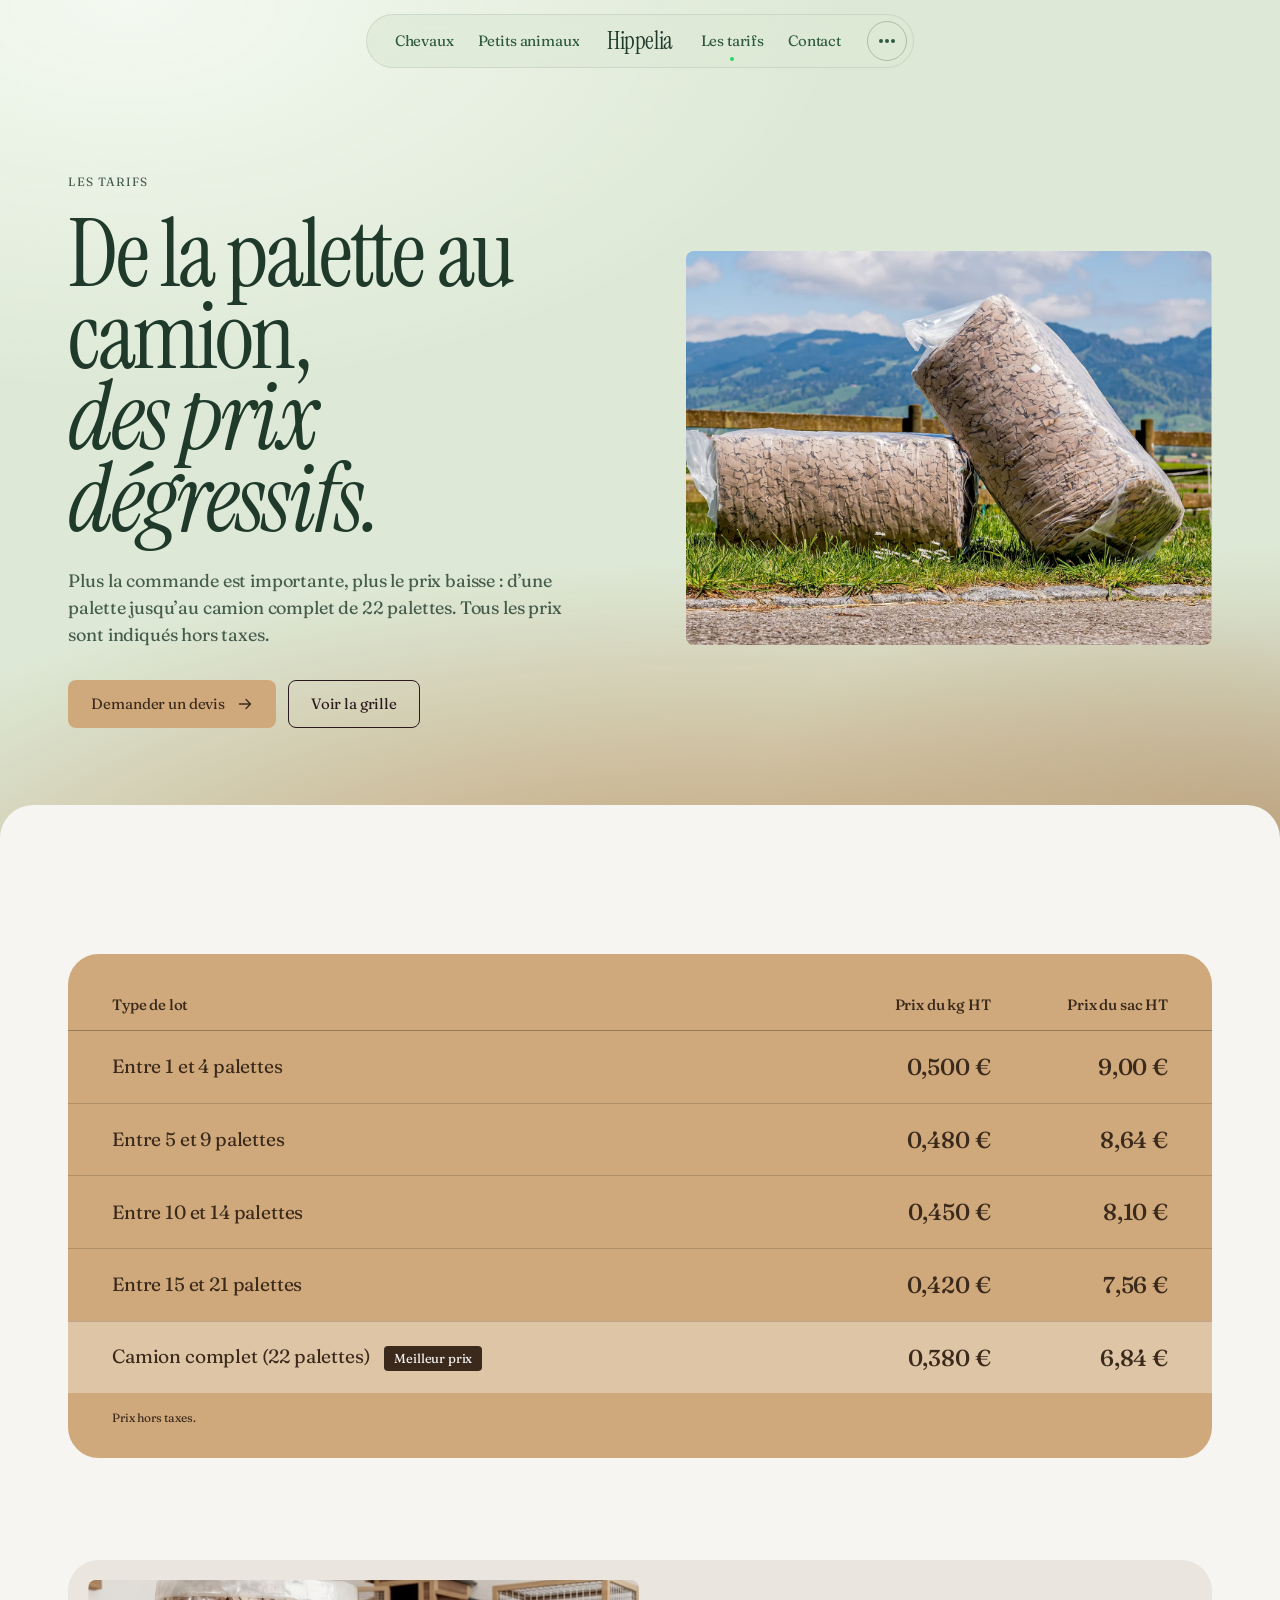
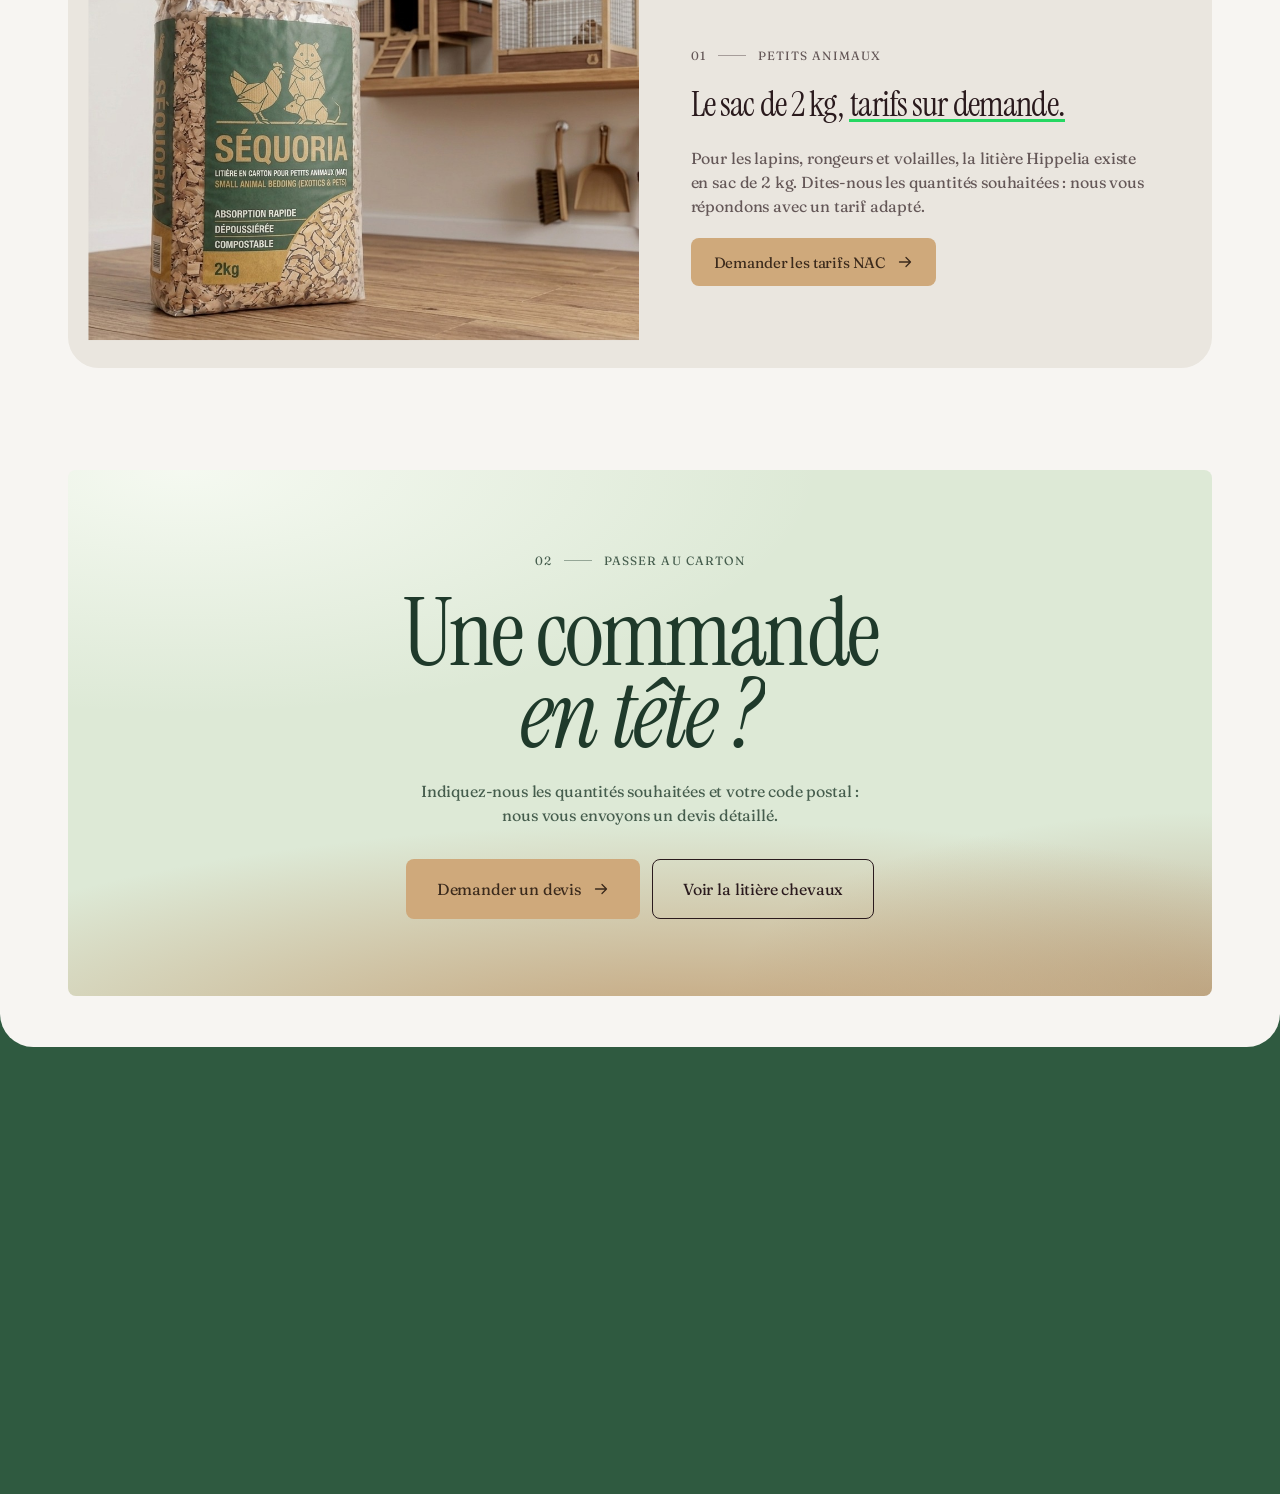
<file: tarifs/index.html>
<!doctype html>
<html lang="fr">
<head>
  <meta charset="utf-8">
  <meta name="viewport" content="width=device-width, initial-scale=1, viewport-fit=cover">
  <title>Les tarifs de la litière en carton — Hippelia</title>
  <meta name="description" content="Tarifs dégressifs de la litière Hippelia pour chevaux, d’une palette au camion complet de 22 palettes. Prix hors taxes ; litière pour petits animaux sur demande.">
  <meta name="theme-color" content="#dde9d8">
  <link rel="canonical" href="https://dynaspley.github.io/Sequoria/tarifs/">
  <meta property="og:type" content="website">
  <meta property="og:locale" content="fr_FR">
  <meta property="og:site_name" content="Hippelia">
  <meta property="og:title" content="Les tarifs de la litière en carton — Hippelia">
  <meta property="og:description" content="Tarifs dégressifs de la litière Hippelia pour chevaux, d’une palette au camion complet de 22 palettes. Prix hors taxes ; litière pour petits animaux sur demande.">
  <meta property="og:url" content="https://dynaspley.github.io/Sequoria/tarifs/">
  <meta property="og:image" content="https://dynaspley.github.io/Sequoria/assets/img/og-image.jpg">
  <meta name="twitter:card" content="summary_large_image">
  <link rel="icon" href="../assets/img/icons/favicon.svg" type="image/svg+xml">
  <link rel="apple-touch-icon" href="../assets/img/icons/apple-touch-icon.png">
  <link rel="manifest" href="../site.webmanifest">
  <link rel="preconnect" href="https://fonts.googleapis.com">
  <link rel="preconnect" href="https://fonts.gstatic.com" crossorigin>
  <link rel="stylesheet" href="https://fonts.googleapis.com/css2?family=Fraunces:opsz,wght,SOFT,WONK@9..144,300..500,0..100,0..1&family=Instrument+Serif:ital@0;1&display=swap">
  <link rel="stylesheet" href="../assets/css/style.css?v=27">
  <script>
    document.documentElement.classList.add('js');
    // Filet de sécurité : si le script principal ne se charge pas, tout le contenu reste visible.
    setTimeout(function () { if (!window.siteReady) document.documentElement.classList.remove('js'); }, 3000);
  </script>
  <script src="../assets/js/main.js?v=27" defer></script>
</head>
<body>
  <svg class="sprite" aria-hidden="true" focusable="false">
    <symbol id="i-arrow" viewBox="0 0 16 16"><path d="M2.5 8h11M9 3.5 13.5 8 9 12.5" fill="none" stroke="currentColor" stroke-width="1.3" stroke-linecap="round" stroke-linejoin="round"/></symbol>
    <symbol id="i-wave" viewBox="0 0 40 20"><path d="M2 10C4.9 3 8.1 3 11 10s6.1 7 9 0 6.1-7 9 0 6.1 7 9 0" fill="none" stroke="currentColor" stroke-width="1.6" stroke-linecap="round"/></symbol>
  </svg>

  <a class="skip-link" href="#contenu">Aller au contenu</a>

  <!-- ============ Navigation flottante ============ -->
  <header class="nav" data-nav>
    <nav class="nav__pill" aria-label="Navigation principale">
      <div class="nav__side">
        <a class="nav__link" href="../litiere-chevaux/" data-roll>Chevaux</a>
        <a class="nav__link" href="../litiere-nac/" data-roll>Petits animaux</a>
      </div>
      <a class="nav__brand" href="../" aria-label="Hippelia, retour à l’accueil">
        <span data-roll>Hippelia</span>
      </a>
      <div class="nav__side nav__side--end">
        <a class="nav__link" href="../tarifs/" aria-current="page" data-roll>Les tarifs</a>
        <a class="nav__link" href="../contact/" data-roll>Contact</a>
        <button class="nav__toggle" type="button" aria-expanded="false" aria-controls="menu" aria-label="Ouvrir le menu">
          <span class="nav__dots" aria-hidden="true"><i></i><i></i><i></i></span>
        </button>
      </div>
    </nav>
  </header>

  <div class="menu" id="menu" hidden>
    <div class="menu__inner container">
      <ol class="menu__list">
        <li style="--i:0"><a class="menu__link" href="../"><span class="menu__num">01</span><span class="menu__label">Accueil</span></a></li>
        <li style="--i:1"><a class="menu__link" href="../litiere-chevaux/"><span class="menu__num">02</span><span class="menu__label">Litière chevaux</span></a></li>
        <li style="--i:2"><a class="menu__link" href="../litiere-nac/"><span class="menu__num">03</span><span class="menu__label">Litière petits animaux</span></a></li>
        <li style="--i:3"><a class="menu__link" href="../tarifs/"><span class="menu__num">04</span><span class="menu__label">Les tarifs</span></a></li>
        <li style="--i:4"><a class="menu__link" href="../#usage"><span class="menu__num">05</span><span class="menu__label">Mode d’emploi</span></a></li>
        <li style="--i:5"><a class="menu__link" href="../#faq"><span class="menu__num">06</span><span class="menu__label">Questions fréquentes</span></a></li>
        <li style="--i:6"><a class="menu__link" href="../contact/"><span class="menu__num">07</span><span class="menu__label">Demander un devis</span></a></li>
      </ol>
      <div class="menu__foot">
        <p>Du carton au box, <em>du box au champ.</em></p>
        <a class="link link--light" href="mailto:contact@example.com">contact@example.com</a>
      </div>
    </div>
  </div>

  <main id="contenu">
    <!-- ============ En-tête ============ -->
    <section class="page-hero" id="top">
      <div class="container page-hero__inner">
        <div class="page-hero__text">
          <p class="kicker" data-reveal>Les tarifs</p>
          <h1 class="display page-hero__title" data-split>De la palette au camion, <em>des prix dégressifs.</em></h1>
          <p class="page-hero__lead" data-reveal>Plus la commande est importante, plus le prix baisse&nbsp;: d’une palette jusqu’au camion complet de 22&nbsp;palettes. Tous les prix sont indiqués hors taxes.</p>
          <div class="page-hero__actions" data-reveal>
            <a class="btn btn--primary" href="../contact/?produit=chevaux" data-magnetic>
              <span class="btn__label" data-roll>Demander un devis</span><span class="btn__icon" aria-hidden="true"><svg><use href="#i-arrow"/></svg><svg><use href="#i-arrow"/></svg></span>
            </a>
            <a class="btn btn--ghost" href="#grille" data-magnetic>
              <span class="btn__label" data-roll>Voir la grille</span>
            </a>
          </div>
        </div>
        <figure class="photo page-hero__photo" data-photo>
                <div class="photo__media" data-speed="-0.04">
                  <picture>
                    <source type="image/avif" srcset="../assets/img/photos/hippelia-sacs-nature.avif">
                    <img src="../assets/img/photos/hippelia-sacs-nature.jpg" alt="Deux sacs de litière Hippelia posés dans l’herbe, devant une clôture et des montagnes" width="1101" height="1376" fetchpriority="high" decoding="async">
                  </picture>
                </div>
              </figure>
      </div>
    </section>

    <div class="sheet sheet--page">
      <!-- ============ Grille tarifaire ============ -->
      <section class="section" id="grille">
        <div class="container">
          <header class="section-head center">
            <h2 class="heading-lg" data-split>Plus vous commandez, <mark>moins vous payez</mark>.</h2>
          </header>
          <!-- Grille communiquée par Hippelia : modifiez les prix directement dans ce tableau. -->
          <div class="pricing" data-reveal>
            <table class="pricing__table">
              <caption class="sr-only">Tarifs de la litière chevaux Hippelia selon la quantité commandée, hors taxes</caption>
              <thead>
                <tr>
                  <th scope="col">Type de lot</th>
                  <th scope="col">Prix du kg <abbr title="hors taxes">HT</abbr></th>
                  <th scope="col">Prix du sac <abbr title="hors taxes">HT</abbr></th>
                </tr>
              </thead>
              <tbody>
                <tr style="--r:0">
                  <th scope="row">Entre 1 et 4 palettes</th>
                  <td data-label="Prix du kg HT">0,500&nbsp;€</td>
                  <td data-label="Prix du sac HT">9,00&nbsp;€</td>
                </tr>
                <tr style="--r:1">
                  <th scope="row">Entre 5 et 9 palettes</th>
                  <td data-label="Prix du kg HT">0,480&nbsp;€</td>
                  <td data-label="Prix du sac HT">8,64&nbsp;€</td>
                </tr>
                <tr style="--r:2">
                  <th scope="row">Entre 10 et 14 palettes</th>
                  <td data-label="Prix du kg HT">0,450&nbsp;€</td>
                  <td data-label="Prix du sac HT">8,10&nbsp;€</td>
                </tr>
                <tr style="--r:3">
                  <th scope="row">Entre 15 et 21 palettes</th>
                  <td data-label="Prix du kg HT">0,420&nbsp;€</td>
                  <td data-label="Prix du sac HT">7,56&nbsp;€</td>
                </tr>
                <tr class="is-best" style="--r:4">
                  <th scope="row">Camion complet (22 palettes) <span class="tag">Meilleur prix</span></th>
                  <td data-label="Prix du kg HT">0,380&nbsp;€</td>
                  <td data-label="Prix du sac HT">6,84&nbsp;€</td>
                </tr>
              </tbody>
            </table>
            <p class="pricing__note">Prix hors taxes.</p>
          </div>
        </div>
      </section>

      <!-- ============ Petits animaux ============ -->
      <section class="section" id="tarifs-nac">
        <div class="container">
          <div class="intro-card">
              <figure class="photo intro-card__photo" data-photo>
                <div class="photo__media" data-speed="-0.04">
                  <img src="../assets/img/photos/hippelia-nac-sac.jpg" alt="Un sac de 2 kg de litière Hippelia pour petits animaux, devant une étagère avec un clapier et une cage" width="1407" height="768" loading="lazy" decoding="async">
                </div>
              </figure>
            <div class="intro-card__content">
              <p class="kicker" data-reveal><span>01</span>Petits animaux</p>
              <h2 class="heading-lg statement" data-split>Le sac de 2&nbsp;kg, <mark>tarifs sur demande</mark>.</h2>
              <p class="manifesto__text" data-reveal>Pour les lapins, rongeurs et volailles, la litière Hippelia existe en sac de 2&nbsp;kg. Dites-nous les quantités souhaitées&nbsp;: nous vous répondons avec un tarif adapté.</p>
              <div data-reveal>
            <a class="btn btn--primary" href="../contact/?produit=nac" data-magnetic>
              <span class="btn__label" data-roll>Demander les tarifs NAC</span><span class="btn__icon" aria-hidden="true"><svg><use href="#i-arrow"/></svg><svg><use href="#i-arrow"/></svg></span>
            </a>
              </div>
            </div>
          </div>
        </div>
      </section>

      <!-- ============ Appel à l'action ============ -->
      <section class="section">
        <div class="container">
          <div class="page-cta">
            <p class="kicker" data-reveal><span>02</span>Passer au carton</p>
            <h2 class="display" data-split>Une commande <em>en tête&nbsp;?</em></h2>
            <p class="page-cta__text" data-reveal>Indiquez-nous les quantités souhaitées et votre code postal&nbsp;: nous vous envoyons un devis détaillé.</p>
            <div class="page-cta__actions" data-reveal>
            <a class="btn btn--primary btn--lg" href="../contact/?produit=chevaux" data-magnetic>
              <span class="btn__label" data-roll>Demander un devis</span><span class="btn__icon" aria-hidden="true"><svg><use href="#i-arrow"/></svg><svg><use href="#i-arrow"/></svg></span>
            </a>
            <a class="btn btn--ghost btn--lg" href="../litiere-chevaux/" data-magnetic>
              <span class="btn__label" data-roll>Voir la litière chevaux</span>
            </a>
            </div>
          </div>
        </div>
      </section>
    </div>
  </main>

  <!-- ============ Pied de page ============ -->
  <footer class="footer" data-footer>
    <canvas class="footer__canvas" data-ribbon="footer" aria-hidden="true"></canvas>
    <div class="footer__inner container">
      <div class="footer__grid">
        <div class="footer__intro">
          <p class="footer__tagline">Du carton au box,<br><em>du box au champ.</em></p>
          <p class="footer__brand" aria-hidden="true">Hippelia</p>
        </div>
        <nav class="footer__col" aria-label="Plan du site">
          <p class="footer__label">Litière</p>
          <ul>
            <li><a href="../litiere-chevaux/" data-roll>Litière chevaux</a></li>
            <li><a href="../litiere-nac/" data-roll>Petits animaux</a></li>
            <li><a href="../tarifs/" data-roll>Les tarifs</a></li>
            <li><a href="../#usage" data-roll>Mode d’emploi</a></li>
            <li><a href="../#faq" data-roll>Questions</a></li>
          </ul>
        </nav>
        <div class="footer__col">
          <p class="footer__label">Contact</p>
          <ul>
            <li><a href="mailto:contact@example.com" data-roll>contact@example.com</a></li>
            <li><a href="../contact/" data-roll>Demander un devis</a></li>
          </ul>
        </div>
        <div class="footer__col">
          <p class="footer__label">Suivre</p>
          <!-- Remplacez « # » par l’adresse de vos comptes. -->
          <ul>
            <li><a href="#" data-roll>Instagram</a></li>
            <li><a href="#" data-roll>Facebook</a></li>
            <li><a href="#" data-roll>LinkedIn</a></li>
          </ul>
        </div>
      </div>
      <div class="footer__bottom">
        <p>© <span data-year>2026</span> Hippelia — Litière en carton recyclé</p>
        <ul>
          <li><a href="../mentions-legales/" data-roll>Mentions légales</a></li>
          <li><a href="../confidentialite/" data-roll>Confidentialité</a></li>
          <li><a href="#top" data-roll>Haut de page ↑</a></li>
        </ul>
      </div>
    </div>
  </footer>
</body>
</html>
</file>
<file: assets/css/style.css>
/* ==========================================================================
   Hippelia — litière en carton pour chevaux
   Direction artistique : « serre botanique sur parchemin »
   Crème en toile de fond, des pièces vert forêt réchauffées de brun,
   le vert vif réservé à l'action.
   ========================================================================== */

/* ---------- 1. Tokens ---------- */
:root {
  --color-bone-linen: #f7f5f2;
  --color-oat-milk: #eae6df;
  --color-driftwood: #d7d2cc;
  --color-ash-mauve: #645757;
  --color-mahogany-hush: #504344;
  --color-obsidian-plum: #2a1a1d;
  --color-lime-pulse: #26d862;
  --color-peacock-teal: #0e634f;

  /* Palette Hippelia : un vert forêt éclairci, réchauffé par des bruns bois et kraft. */
  --color-forest: #2f5a40;
  --color-moss: #4f8059;
  --color-bark: #7a5536;
  --color-walnut: #3b2a1c;
  --color-kraft: #cfa97b;

  /* Dégradé « nature » des grandes surfaces sombres : vert tendre en haut, brun en bas. */
  --gradient-nature:
    radial-gradient(115% 85% at 100% 100%, rgb(128 90 55 / .95) 0%, rgb(128 90 55 / 0) 62%),
    radial-gradient(75% 60% at 0% 100%, rgb(92 64 40 / .7) 0%, rgb(92 64 40 / 0) 65%),
    radial-gradient(95% 80% at 15% 0%, rgb(84 136 96 / .7) 0%, rgb(84 136 96 / 0) 62%),
    var(--color-forest);

  /* Hero : le vert éclairci au maximum, réchauffé en brun carton vers le bas. */
  --gradient-hero:
    radial-gradient(130% 75% at 55% 112%, rgb(190 146 100 / .9) 0%, rgb(190 146 100 / 0) 60%),
    radial-gradient(60% 50% at 100% 100%, rgb(160 116 74 / .5) 0%, rgb(160 116 74 / 0) 70%),
    radial-gradient(90% 75% at 10% 0%, rgb(246 250 242 / .95) 0%, rgb(246 250 242 / 0) 62%),
    #dde9d6;
  --hero-ink: #1f3a2b;
  --hero-ink-soft: rgb(31 58 43 / .8);
  --hero-rule: rgb(31 58 43 / .18);

  --cream-88: rgba(247, 245, 242, .88);
  --cream-72: rgba(247, 245, 242, .72);
  --cream-56: rgba(247, 245, 242, .56);
  --cream-16: rgba(247, 245, 242, .16);

  --font-display: "Instrument Serif", "DM Serif Display", Georgia, "Times New Roman", serif;
  --font-text: "Fraunces", "DM Serif Text", Georgia, "Times New Roman", serif;

  --text-display-xl: clamp(3.5rem, 9.4vw, 8.75rem);
  --text-display: clamp(3.25rem, 7.4vw, 6.5rem);
  --text-heading-lg: clamp(2.125rem, 3.8vw, 3rem);
  --text-heading: clamp(1.625rem, 2.5vw, 2rem);
  --text-heading-sm: clamp(1.375rem, 2vw, 1.625rem);
  --text-body-lg: 1.125rem;
  --text-body: 1rem;
  --text-small: .9375rem;
  --text-label: .8125rem;
  --text-caption: .75rem;

  --gutter: clamp(16px, 5.35vw, 77px);
  --page-max-width: 1200px;
  --section-pad: clamp(32px, 4vw, 56px);
  --radius-sm: 4px;
  --radius: 8px;
  --sheet-radius: clamp(18px, 2.6vw, 36px);

  --ease-out: cubic-bezier(.16, 1, .3, 1);
  --ease-in-out: cubic-bezier(.65, 0, .35, 1);
  --ease-back: cubic-bezier(.34, 1.5, .64, 1);
}

/* ---------- 2. Base ---------- */
*,
*::before,
*::after { box-sizing: border-box; }

html {
  -webkit-text-size-adjust: 100%;
  text-size-adjust: 100%;
  scroll-behavior: smooth;
  scroll-padding-top: 88px;
}

html.menu-open { overflow: hidden; }

html { background: linear-gradient(#dde9d8 50%, var(--color-forest) 50%); }

body {
  margin: 0;
  min-height: 100vh;
  color: var(--color-obsidian-plum);
  font-family: var(--font-text);
  font-size: var(--text-body);
  font-weight: 400;
  line-height: 1.5;
  letter-spacing: -.01em;
  font-variation-settings: "SOFT" 30, "WONK" 0;
  -webkit-font-smoothing: antialiased;
  -moz-osx-font-smoothing: grayscale;
  text-rendering: optimizeLegibility;
}

img,
canvas { display: block; max-width: 100%; }

a { color: inherit; }

button {
  font: inherit;
  color: inherit;
  background: none;
  border: 0;
  padding: 0;
  cursor: pointer;
}

h1, h2, h3, p, ul, ol, figure { margin: 0; }
ul, ol { padding: 0; list-style: none; }
em { font-style: italic; }

::selection { background: var(--color-lime-pulse); color: var(--color-obsidian-plum); }

:focus-visible {
  outline: 2px solid var(--color-obsidian-plum);
  outline-offset: 3px;
  border-radius: 2px;
}

.menu :focus-visible,
.usage__panel :focus-visible,
.footer :focus-visible { outline-color: var(--color-bone-linen); }

.sr-only {
  position: absolute;
  width: 1px;
  height: 1px;
  padding: 0;
  margin: -1px;
  overflow: hidden;
  clip: rect(0 0 0 0);
  white-space: nowrap;
  border: 0;
}

.sprite { position: absolute; width: 0; height: 0; overflow: hidden; }

.skip-link {
  position: fixed;
  left: 16px;
  top: 16px;
  z-index: 200;
  padding: 10px 16px;
  border-radius: var(--radius);
  background: var(--color-lime-pulse);
  color: var(--color-obsidian-plum);
  text-decoration: none;
  transform: translateY(-160%);
  transition: transform .3s var(--ease-out);
}

.skip-link:focus { transform: none; }

.container {
  width: min(var(--page-max-width), 100% - 2 * var(--gutter));
  margin-inline: auto;
}

.container--narrow { width: min(800px, 100% - 2 * var(--gutter)); }
.center { text-align: center; }

/* ---------- 3. Typographie ---------- */
.display,
.heading-lg,
.heading-sm {
  font-family: var(--font-display);
  font-weight: 400;
}

.display {
  font-size: var(--text-display);
  line-height: .86;
  letter-spacing: -.03em;
}

.heading-lg {
  font-size: var(--text-heading-lg);
  line-height: .98;
  letter-spacing: -.025em;
  text-wrap: balance;
}

.heading-sm {
  font-size: var(--text-heading-sm);
  line-height: 1.08;
  letter-spacing: -.02em;
}

.kicker {
  display: inline-flex;
  align-items: center;
  gap: 12px;
  margin-bottom: 24px;
  font-size: var(--text-caption);
  line-height: 1.18;
  letter-spacing: .09em;
  text-transform: uppercase;
  color: var(--color-ash-mauve);
}

.kicker span {
  display: inline-flex;
  align-items: center;
  gap: 12px;
  font-variant-numeric: tabular-nums;
}

.kicker span::after {
  content: "";
  width: 28px;
  height: 1px;
  background: currentColor;
  opacity: .5;
}

.kicker--light { color: var(--cream-72); }

/* Mots-clés soulignés : un trait vert fin qui se trace à l'apparition. */
mark {
  --mark-size: .1em;
  color: inherit;
  background-color: transparent;
  background-image: linear-gradient(var(--color-lime-pulse), var(--color-lime-pulse));
  background-repeat: no-repeat;
  background-position: 0 88%;
  background-size: 100% var(--mark-size);
  -webkit-box-decoration-break: clone;
  box-decoration-break: clone;
  padding-inline: .04em;
}

.js mark {
  background-size: 0% var(--mark-size);
  transition: background-size 1.1s var(--ease-out);
}

.js [data-split] mark { transition-delay: .65s; }

.js .is-in mark,
.js mark.is-lit { background-size: 100% var(--mark-size); }

/* ---------- 4. Liens, boutons, étiquettes ---------- */
.link {
  display: inline-flex;
  align-items: center;
  gap: 8px;
  padding-bottom: 3px;
  text-decoration: none;
  background-image:
    linear-gradient(var(--color-lime-pulse), var(--color-lime-pulse)),
    linear-gradient(currentColor, currentColor);
  background-repeat: no-repeat;
  background-position: 0 100%, 0 100%;
  background-size: 0% 2px, 100% 1px;
  transition: background-size .7s var(--ease-out);
}

.link:focus-visible { background-size: 100% 2px, 100% 1px; }

@media (hover: hover) {
  .link:hover { background-size: 100% 2px, 100% 1px; }
}

.link .icon {
  width: 14px;
  height: 14px;
  transition: transform .5s var(--ease-out);
}

@media (hover: hover) {
  .link:hover .icon { transform: translateX(4px); }
}

/* Texte qui « roule » au survol (dupliqué par le JS). */
.roll {
  position: relative;
  display: inline-block;
  overflow: hidden;
  vertical-align: top;
  margin-block: -.14em;
}

.roll__a,
.roll__b {
  display: block;
  padding-block: .14em;
  transition: transform .65s var(--ease-out);
}

.roll__b {
  position: absolute;
  left: 0;
  top: 0;
  transform: translateY(100%);
}

:is(a, button):focus-visible .roll__a { transform: translateY(-100%); }
:is(a, button):focus-visible .roll__b { transform: translateY(0); }

@media (hover: hover) {
  :is(a, button):hover .roll__a { transform: translateY(-100%); }
  :is(a, button):hover .roll__b { transform: translateY(0); }
}

.btn {
  --btn-bg: transparent;
  --btn-fg: var(--color-obsidian-plum);
  --btn-border: transparent;
  --btn-fill: var(--color-obsidian-plum);
  --btn-fg-hover: var(--color-bone-linen);
  position: relative;
  isolation: isolate;
  overflow: hidden;
  display: inline-flex;
  align-items: center;
  justify-content: center;
  gap: 12px;
  height: 48px;
  padding: 0 22px;
  border: 1px solid var(--btn-border);
  border-radius: var(--radius);
  background: var(--btn-bg);
  color: var(--btn-fg);
  font-family: var(--font-text);
  font-size: var(--text-small);
  line-height: 1;
  letter-spacing: -.01em;
  text-decoration: none;
  white-space: nowrap;
  transition:
    color .5s var(--ease-out),
    border-color .5s var(--ease-out),
    translate .7s var(--ease-out);
}

/* Remplissage circulaire qui part du point d'entrée du curseur. */
.btn::before {
  content: "";
  position: absolute;
  z-index: -1;
  left: var(--x, 50%);
  top: var(--y, 50%);
  width: 260%;
  aspect-ratio: 1;
  border-radius: 50%;
  background: var(--btn-fill);
  transform: translate(-50%, -50%) scale(0);
  transition: transform .75s var(--ease-out);
}

.btn:focus-visible { color: var(--btn-fg-hover); }
.btn:focus-visible::before { transform: translate(-50%, -50%) scale(1); }

@media (hover: hover) {
  .btn:hover { color: var(--btn-fg-hover); }
  .btn:hover::before { transform: translate(-50%, -50%) scale(1); }
}

.btn--primary {
  --btn-bg: var(--color-kraft);
  --btn-fg: var(--color-walnut);
  --btn-fill: var(--color-bark);
  --btn-fg-hover: var(--color-bone-linen);
}

.btn--ghost { --btn-border: currentColor; }

.btn--light {
  --btn-fg: var(--color-bone-linen);
  --btn-fill: var(--color-bone-linen);
  --btn-fg-hover: var(--color-forest);
}

.btn--lg {
  height: 60px;
  padding: 0 30px;
  font-size: var(--text-body);
}

.btn__icon {
  position: relative;
  flex: none;
  width: 16px;
  height: 16px;
  overflow: hidden;
}

.btn__icon svg {
  position: absolute;
  inset: 0;
  width: 16px;
  height: 16px;
  transition: transform .6s var(--ease-out);
}

.btn__icon svg:last-child { transform: translateX(-130%); }
@media (hover: hover) {
  .btn:hover .btn__icon svg:first-child { transform: translateX(130%); }
  .btn:hover .btn__icon svg:last-child { transform: translateX(0); }
}

.tag {
  display: inline-flex;
  align-items: center;
  padding: 6px 10px;
  border-radius: var(--radius-sm);
  background: var(--color-forest);
  color: var(--color-bone-linen);
  font-size: var(--text-label);
  line-height: 1;
}

/* ---------- 5. Navigation flottante & menu ---------- */
.nav {
  position: fixed;
  top: 14px;
  left: 0;
  right: 0;
  z-index: 100;
  display: flex;
  justify-content: center;
  padding-inline: 16px;
  pointer-events: none;
}

/* La barre reste visible en permanence pendant le défilement. */

.nav__pill {
  pointer-events: auto;
  display: grid;
  grid-template-columns: 1fr auto 1fr;
  align-items: center;
  gap: 28px;
  padding: 6px;
  border: 1px solid rgb(31 58 43 / .1);
  border-radius: 999px;
  background: rgb(221 233 214 / .7);
  -webkit-backdrop-filter: blur(16px) saturate(1.2);
  backdrop-filter: blur(16px) saturate(1.2);
  color: var(--color-forest);
}

@supports not ((backdrop-filter: blur(1px)) or (-webkit-backdrop-filter: blur(1px))) {
  .nav__pill { background: #dde9d6; }
}

.nav__side {
  display: flex;
  align-items: center;
  justify-content: flex-end;
  gap: 24px;
  padding-left: 22px;
}

.nav__side--end {
  justify-content: flex-start;
  padding-left: 0;
}

.nav__side--end .nav__toggle { margin-left: auto; }

.nav__link {
  position: relative;
  font-size: var(--text-small);
  text-decoration: none;
  white-space: nowrap;
}

.nav__link::after {
  content: "";
  position: absolute;
  left: 50%;
  bottom: -9px;
  width: 4px;
  height: 4px;
  margin-left: -2px;
  border-radius: 50%;
  background: var(--color-lime-pulse);
  transform: scale(0);
  transition: transform .5s var(--ease-back);
}

.nav__link[aria-current]::after { transform: scale(1); }

.nav__brand {
  display: inline-flex;
  align-items: center;
  gap: 9px;
  color: var(--hero-ink);
  font-family: var(--font-display);
  font-size: 1.5rem;
  line-height: 1;
  letter-spacing: -.02em;
  text-decoration: none;
}

.nav__toggle {
  display: grid;
  place-items: center;
  width: 40px;
  height: 40px;
  border: 1px solid rgb(31 58 43 / .25);
  border-radius: 50%;
  color: var(--color-forest);
  transition:
    background-color .4s var(--ease-out),
    border-color .4s var(--ease-out),
    color .4s var(--ease-out);
}

.nav__toggle[aria-expanded="true"] {
  border-color: var(--color-forest);
  background: var(--color-forest);
  color: var(--color-bone-linen);
}

@media (hover: hover) {
  .nav__toggle:hover {
    border-color: var(--color-forest);
    background: var(--color-forest);
    color: var(--color-bone-linen);
  }
}

.nav__dots {
  position: relative;
  width: 18px;
  height: 18px;
}

.nav__dots i {
  position: absolute;
  top: 50%;
  left: 50%;
  width: 4px;
  height: 4px;
  margin: -2px 0 0 -2px;
  border-radius: 4px;
  background: currentColor;
  transition:
    transform .55s var(--ease-out),
    width .45s var(--ease-out),
    height .45s var(--ease-out),
    margin .45s var(--ease-out);
}

.nav__dots i:nth-child(1) { transform: translateX(-6px); }
.nav__dots i:nth-child(3) { transform: translateX(6px); }
@media (hover: hover) {
  .nav__toggle:hover .nav__dots i:nth-child(1) { transform: translateX(-7.5px); }
  .nav__toggle:hover .nav__dots i:nth-child(3) { transform: translateX(7.5px); }
}

.nav__toggle[aria-expanded="true"] .nav__dots i {
  width: 18px;
  height: 1.5px;
  margin: -.75px 0 0 -9px;
}

.nav__toggle[aria-expanded="true"] .nav__dots i:nth-child(1) { transform: rotate(45deg); }
.nav__toggle[aria-expanded="true"] .nav__dots i:nth-child(2) { transform: scaleX(0); }
.nav__toggle[aria-expanded="true"] .nav__dots i:nth-child(3) { transform: rotate(-45deg); }

.menu {
  position: fixed;
  inset: 0;
  z-index: 90;
  overflow-y: auto;
  color: var(--color-bone-linen);
  clip-path: inset(0 0 100% 0);
  transition: clip-path .9s var(--ease-in-out);
  background: var(--gradient-nature);
}

.menu.is-open { clip-path: inset(0 0 0 0); }

.menu__inner {
  min-height: 100%;
  display: flex;
  flex-direction: column;
  justify-content: center;
  gap: 48px;
  padding-block: 112px 40px;
}

.menu__list li { overflow: hidden; }

.menu__link {
  display: flex;
  align-items: baseline;
  gap: 20px;
  padding-block: 2px;
  font-family: var(--font-display);
  font-size: clamp(2.75rem, 6.4vw, 4.75rem);
  line-height: 1.02;
  letter-spacing: -.03em;
  text-decoration: none;
  transform: translateY(110%);
  transition: transform .9s var(--ease-out), opacity .4s;
  transition-delay: calc(.2s + var(--i, 0) * 55ms), 0s;
}

.menu.is-open .menu__link { transform: none; }

.menu__num {
  font-family: var(--font-text);
  font-size: var(--text-caption);
  letter-spacing: .04em;
  color: var(--cream-56);
}

.menu__label {
  display: inline-block;
  transition: transform .6s var(--ease-out);
}

@media (hover: hover) {
  .menu__link:hover .menu__label {
    transform: translateX(16px);
    font-style: italic;
  }

  .menu__list:hover .menu__link:not(:hover) { opacity: .4; }
}

.menu__foot {
  display: flex;
  flex-wrap: wrap;
  justify-content: space-between;
  gap: 16px;
  padding-top: 24px;
  border-top: 1px solid var(--cream-16);
  color: var(--cream-72);
  opacity: 0;
  transition: opacity .6s;
}

.menu.is-open .menu__foot { opacity: 1; transition-delay: .6s; }

/* ---------- 6. Hero ---------- */
main {
  position: relative;
  z-index: 1;
}

/* Le hero reste épinglé pendant que la feuille de contenu glisse par-dessus.
   S'il dépasse la hauteur de l'écran, le JS décale son point d'accroche
   (--hero-top) pour que tout son contenu reste lisible.
   Fond très clair : un vert tendre qui se réchauffe en brun carton vers le bas. */
.hero {
  position: sticky;
  top: var(--hero-top, 0px);
  z-index: 0;
  min-height: 100vh;
  min-height: 100svh;
  overflow: hidden;
  background: var(--gradient-hero);
  color: var(--hero-ink);
}

.hero.is-covered { visibility: hidden; }

/* Ruban : de fines fibres qui teintent le fond, estompées avant la photo. */
.hero__canvas {
  position: absolute;
  inset: 0;
  width: 100%;
  height: 100%;
  mix-blend-mode: multiply;
  -webkit-mask-image: linear-gradient(90deg, #000 28%, transparent 70%);
  mask-image: linear-gradient(90deg, #000 28%, transparent 70%);
  opacity: calc(1 - var(--hp, 0) * .5);
  transform: translate3d(0, calc(var(--hp, 0) * -16vh), 0);
}

/* La photo, centrée à droite : couleurs d'origine, taille proche de sa
   résolution (moins d'agrandissement sur écran Retina), bords qui ne
   s'estompent que sur quelques pixels. Sa hauteur est plafonnée sur les écrans
   hauts et étroits pour que le cheval reste entier. */
.hero__visual {
  position: absolute;
  top: 50%;
  right: 0;
  width: min(49%, 57rem);
  height: min(66%, 44vw);
  pointer-events: none;
  -webkit-mask-image:
    linear-gradient(180deg, transparent 0%, #000 8%, #000 92%, transparent 100%),
    linear-gradient(90deg, transparent 0%, #000 7%);
  -webkit-mask-composite: source-in;
  mask-image:
    linear-gradient(180deg, transparent 0%, #000 8%, #000 92%, transparent 100%),
    linear-gradient(90deg, transparent 0%, #000 7%);
  mask-composite: intersect;
  transform: translate3d(0, calc(-50% + var(--hp, 0) * -7vh), 0) scale(calc(1 + var(--hp, 0) * .05));
}

.hero__visual img {
  width: 100%;
  height: 100%;
  object-fit: cover;
  object-position: 59% 60%;
}

.hero__veil {
  position: absolute;
  inset: 0;
  background: var(--color-walnut);
  opacity: calc(var(--hp, 0) * .32);
  pointer-events: none;
}

.hero__inner {
  position: relative;
  min-height: 100vh;
  min-height: 100svh;
  display: grid;
  grid-template-rows: minmax(0, 1fr);
  padding-block: 104px 64px;
  transform: translate3d(0, calc(var(--hp, 0) * -8vh), 0) scale(calc(1 - var(--hp, 0) * .06));
  transform-origin: 50% 100%;
}

/* Titre et texte remontés au centre de l'écran, dans la moitié gauche. */
.hero__main {
  align-self: center;
  max-width: 680px;
}

.hero__title {
  font-family: var(--font-display);
  font-size: var(--text-display-xl);
  font-weight: 400;
  line-height: .86;
  letter-spacing: -.03em;
}

.hero__line {
  display: block;
  overflow: hidden;
  padding: .06em .1em .14em;
  margin: -.06em -.1em -.14em;
}

.hero__line:nth-child(1) { translate: calc(var(--hp, 0) * -6vw) 0; }
.hero__line:nth-child(2) { translate: calc(var(--hp, 0) * -3vw) 0; }

.hero__line--accent { translate: calc(var(--hp, 0) * 6vw) 0; }

.hero__line-i { display: inline-block; }

/* Sur tablette, le texte s'arrête avant la photo centrée à droite. */
.hero__aside {
  max-width: min(440px, 46vw - var(--gutter));
  margin-top: clamp(28px, 3.2vw, 44px);
}

.hero__lead {
  font-size: var(--text-body-lg);
  line-height: 1.5;
  color: var(--hero-ink-soft);
  text-wrap: pretty;
}

.hero__actions {
  display: flex;
  flex-wrap: wrap;
  gap: 12px;
  margin-top: 28px;
}

/* Entrée du hero, déclenchée par le JS une fois les polices prêtes. */
.js .hero__line-i {
  transform: translate3d(0, 112%, 0) rotate(4deg);
  transform-origin: 0 100%;
  transition: transform 1.5s var(--ease-out);
}

.js .hero__line:nth-child(2) .hero__line-i { transition-delay: .1s; }
.js .hero__line--accent .hero__line-i { transition-delay: .2s; }
.is-loaded .hero__line-i { transform: none; }

.js .hero__visual img {
  opacity: 0;
  scale: 1.08;
  transition: opacity 1.8s var(--ease-out) .25s, scale 2.8s var(--ease-out) .25s;
}

.is-loaded .hero__visual img {
  opacity: 1;
  scale: 1;
}

.js [data-hero-fade] {
  opacity: 0;
  transform: translate3d(0, 18px, 0);
  transition: opacity 1.2s var(--ease-out), transform 1.4s var(--ease-out);
  transition-delay: .55s;
}

.js .hero__lead { transition-delay: .8s; }
.js .hero__actions { transition-delay: .92s; }

.is-loaded [data-hero-fade] {
  opacity: 1;
  transform: none;
}

/* Mobile : la photo passe au-dessus du texte et se fond vers le bas. */
@media (max-width: 760px) {
  :root { --text-display-xl: clamp(3.5rem, 18.5vw, 5.5rem); }

  .hero {
    display: flex;
    flex-direction: column;
  }

  /* Sur mobile, la photo suffit : le ruban est masqué (et n'est plus dessiné). */
  .hero__canvas { display: none; }

  .hero__visual {
    position: relative;
    top: auto;
    right: auto;
    bottom: auto;
    transform: translate3d(0, calc(var(--hp, 0) * -7vh), 0) scale(calc(1 + var(--hp, 0) * .05));
    flex: none;
    width: 100%;
    height: auto;
    margin-top: 56px;
    aspect-ratio: 3 / 2;
    -webkit-mask-image: linear-gradient(180deg, transparent 0%, #000 9%, #000 88%, transparent 100%);
    -webkit-mask-composite: source-over;
    mask-image: linear-gradient(180deg, transparent 0%, #000 9%, #000 88%, transparent 100%);
    mask-composite: add;
  }

  .hero__visual img { object-position: 50% 55%; }

  .hero__inner {
    flex: 1;
    min-height: 0;
    padding-top: 4px;
  }

  .hero__aside { max-width: 440px; }

}

/* ---------- 7. Feuille de contenu ---------- */
.sheet {
  position: relative;
  z-index: 1;
  border-radius: var(--sheet-radius);
  background: var(--color-bone-linen);
}

.section { padding-block: var(--section-pad); }

.section-head {
  max-width: 820px;
  margin: 0 auto clamp(32px, 4vw, 52px);
}

/* ---------- 8. Hippelia en bref ---------- */
.manifesto { padding-top: clamp(56px, 6vw, 88px); }
.js .fw { opacity: .14; }

/* Carte aux coins arrondis : la photo du sac à gauche, le texte à droite. */
.intro-card {
  --card-radius: clamp(18px, 2.4vw, 32px);
  --card-pad: clamp(12px, 1.6vw, 20px);
  display: grid;
  grid-template-columns: minmax(0, 1.1fr) minmax(0, 1fr);
  align-items: center;
  gap: clamp(28px, 4vw, 64px);
  padding: var(--card-pad);
  border-radius: var(--card-radius);
  background: var(--color-oat-milk);
}

.intro-card__photo {
  aspect-ratio: 3 / 2;
  border-radius: calc(var(--card-radius) - var(--card-pad));
}

.intro-card__content { padding: clamp(8px, 2vw, 32px) clamp(8px, 2.4vw, 40px) clamp(8px, 2vw, 32px) 0; }

.intro-card .statement {
  font-size: clamp(1.75rem, 2.7vw, 2.5rem);
  line-height: 1.02;
}

.manifesto__text {
  max-width: 460px;
  margin: 24px 0 20px;
  color: var(--color-ash-mauve);
  text-wrap: pretty;
}

@media (max-width: 900px) {
  .intro-card { grid-template-columns: minmax(0, 1fr); }
  .intro-card__content { padding: 8px 8px 20px; }
}

/* ---------- 8b. Photos ---------- */
/* Photos : cadre arrondi, apparition par le bas, légère parallaxe interne. */
.photo {
  position: relative;
  overflow: hidden;
  border-radius: var(--radius);
}

.photo__media {
  position: absolute;
  inset: -8% 0;
}

.photo picture {
  display: block;
  width: 100%;
  height: 100%;
}

.photo img {
  width: 100%;
  height: 100%;
  object-fit: cover;
  transition: transform 1.2s var(--ease-out);
}

@media (hover: hover) {
  .photo:hover img { transform: scale(1.05); }
}

/* On masque le média et non le cadre observé : un élément entièrement masqué
   par clip-path est considéré comme invisible par l'IntersectionObserver. */
.js .photo__media {
  clip-path: inset(100% 0 0 0);
  scale: 1.2;
  transition: clip-path 1.4s var(--ease-out), scale 1.9s var(--ease-out);
}

.js .photo.is-in .photo__media {
  clip-path: inset(0);
  scale: 1;
}

/* ---------- 9. Chiffres ---------- */
.stats { padding-bottom: var(--section-pad); }
.stats .kicker { margin-bottom: 20px; }

.stats__grid {
  display: grid;
  grid-template-columns: repeat(4, minmax(0, 1fr));
  gap: 16px;
}

.stat {
  position: relative;
  overflow: hidden;
  height: 100%;
  min-height: 228px;
  display: flex;
  flex-direction: column;
  justify-content: space-between;
  gap: 32px;
  padding: 24px;
  border-radius: var(--radius);
  background: var(--color-oat-milk);
  transition: background-color .6s var(--ease-out);
}

.stat::after {
  content: "";
  position: absolute;
  left: 24px;
  right: 24px;
  bottom: 0;
  height: 2px;
  background: var(--color-peacock-teal);
  transform: scaleX(0);
  transform-origin: left;
  transition: transform .8s var(--ease-out);
}

@media (hover: hover) {
  .stat:hover { background: #e2ddd5; }
  .stat:hover::after { transform: scaleX(1); }
}

.stat__num {
  display: flex;
  align-items: baseline;
  font-family: var(--font-display);
  font-size: clamp(3.25rem, 5.4vw, 4.75rem);
  line-height: .9;
  letter-spacing: -.03em;
  color: var(--color-peacock-teal);
  font-variant-numeric: tabular-nums;
}

.stat__unit {
  font-size: .5em;
  font-style: italic;
  letter-spacing: -.01em;
  white-space: nowrap;
}

/* Chiffres en rouleaux (construits par le JS) : ils défilent jusqu'à leur
   valeur à l'apparition, puis refont un tour au survol sur ordinateur.
   Le chiffre final invisible donne la largeur et la ligne de base ; la
   fenêtre est coupée à la hauteur de la ligne, où tiennent les chiffres. */
.odo__digit {
  position: relative;
  display: inline-block;
  clip-path: inset(0 -.2em);
}

.odo__final { visibility: hidden; }

.odo__reel {
  position: absolute;
  top: 0;
  left: 0;
  right: 0;
  display: flex;
  flex-direction: column;
  align-items: center;
  transform: translate3d(0, calc(var(--k, 0) * -.9em), 0);
  transition: transform var(--dur, 1.8s) cubic-bezier(.2, .8, .2, 1) var(--delay, 0s);
}

.odo__reel > span {
  display: block;
  height: .9em;
  line-height: .9;
}

.odo__reel.is-reset { transition: none; }

.stat__label {
  max-width: 22em;
  font-size: var(--text-small);
  line-height: 1.5;
  color: var(--color-ash-mauve);
}

.stats__note {
  margin-top: 20px;
  font-size: var(--text-caption);
  color: var(--color-ash-mauve);
}

/* ---------- 10. Bandeau typographique ---------- */
.band {
  overflow: hidden;
  padding-block: clamp(14px, 2.2vw, 28px);
  border-block: 1px solid var(--color-driftwood);
}

.band__row {
  display: flex;
  white-space: nowrap;
}

.band__track {
  display: flex;
  flex: none;
  align-items: center;
  will-change: transform;
}

.band__item {
  padding-inline: .2em;
  font-family: var(--font-display);
  font-size: var(--text-display);
  line-height: 1.04;
  letter-spacing: -.03em;
}

.band__row--alt .band__item { color: var(--color-ash-mauve); }

.band__sep {
  flex: none;
  width: clamp(28px, 3.4vw, 48px);
  height: clamp(14px, 1.7vw, 24px);
  color: var(--color-mahogany-hush);
}

/* ---------- 11. La matière (spécimens) ---------- */
.specimens {
  display: grid;
  grid-template-columns: repeat(4, minmax(0, 1fr));
  align-items: start;
  gap: 16px;
}

.specimen:nth-child(even) { margin-top: clamp(28px, 5vw, 80px); }

.specimen__frame {
  position: relative;
  overflow: hidden;
  aspect-ratio: 3 / 4;
  border-radius: var(--radius);
  background: var(--color-oat-milk);
}

.specimen__media {
  position: absolute;
  inset: 0;
}

.specimen__img {
  width: 100%;
  height: 100%;
  object-fit: cover;
  transform: translate3d(var(--tx, 0px), var(--ty, 0px), 0) scale(1.04);
  transition: transform 1.2s var(--ease-out);
}

@media (hover: hover) {
  .specimen:hover .specimen__img { transform: translate3d(var(--tx, 0px), var(--ty, 0px), 0) scale(1.1); }
}

.specimen__cap {
  display: grid;
  grid-template-columns: auto 1fr;
  column-gap: 12px;
  row-gap: 4px;
  padding-top: 16px;
}

.specimen__num {
  grid-row: span 2;
  padding-top: .5em;
  font-size: var(--text-caption);
  color: var(--color-ash-mauve);
  font-variant-numeric: tabular-nums;
}

.specimen__title {
  font-family: var(--font-display);
  font-size: var(--text-heading-sm);
  line-height: 1.08;
  letter-spacing: -.02em;
}

@media (hover: hover) {
  .specimen:hover .specimen__title { font-style: italic; }
}

.specimen__text {
  font-size: var(--text-label);
  line-height: 1.5;
  color: var(--color-ash-mauve);
}

.js .specimen__frame {
  clip-path: inset(100% 0 0 0 round var(--radius));
  transition: clip-path 1.4s var(--ease-out) calc(var(--i, 0) * 110ms);
}

.js .specimen.is-in .specimen__frame { clip-path: inset(0 0 0 0 round var(--radius)); }

.js .specimen__media {
  transform: scale(1.28);
  transition: transform 1.9s var(--ease-out) calc(var(--i, 0) * 110ms);
}

.js .specimen.is-in .specimen__media { transform: none; }

.js .specimen__cap {
  opacity: 0;
  transform: translate3d(0, 14px, 0);
  transition:
    opacity 1s var(--ease-out) calc(var(--i, 0) * 110ms + .35s),
    transform 1.1s var(--ease-out) calc(var(--i, 0) * 110ms + .35s);
}

.js .specimen.is-in .specimen__cap {
  opacity: 1;
  transform: none;
}

/* ---------- 12. Avantages ---------- */
.benefits {
  display: grid;
  grid-template-columns: repeat(4, minmax(0, 1fr));
  gap: 16px;
}

.benefits > li { display: flex; }

.benefit {
  position: relative;
  isolation: isolate;
  overflow: hidden;
  width: 100%;
  min-height: 320px;
  display: flex;
  flex-direction: column;
  gap: 12px;
  padding: 24px;
  border-radius: var(--radius);
  background: var(--color-oat-milk);
  transition: color .6s var(--ease-out);
}

.benefit::before {
  content: "";
  position: absolute;
  inset: 0;
  z-index: -1;
  background: var(--gradient-nature);
  transform: translateY(101%);
  transition: transform .8s var(--ease-out);
}

@media (hover: hover) {
  .benefit:hover { color: var(--color-bone-linen); }
  .benefit:hover::before { transform: none; }
}

.benefit__icon {
  width: 44px;
  height: 44px;
  fill: none;
  stroke: currentColor;
  stroke-width: 1.1;
  stroke-linecap: round;
  stroke-linejoin: round;
}

.benefit__title {
  margin-top: 88px;
  font-family: var(--font-display);
  font-size: var(--text-heading);
  font-weight: 400;
  line-height: 1.02;
  letter-spacing: -.02em;
}

.benefit__text {
  font-size: var(--text-small);
  line-height: 1.5;
  color: var(--color-ash-mauve);
  transition: color .6s var(--ease-out);
}

@media (hover: hover) {
  .benefit:hover .benefit__text { color: var(--cream-72); }
}

.js .benefit__icon path {
  stroke-dasharray: 1;
  stroke-dashoffset: 1;
  transition: stroke-dashoffset 1.8s var(--ease-out) calc(var(--i, 0) * 90ms + .3s);
}

.js .is-in .benefit__icon path { stroke-dashoffset: 0; }
@media (hover: hover) {
  .benefit:hover .benefit__icon path { animation: redraw 1.3s var(--ease-out); }
}

@keyframes redraw {
  from { stroke-dashoffset: 1; }
  to { stroke-dashoffset: 0; }
}

/* Comparatif */
.compare {
  margin-top: clamp(36px, 4.5vw, 60px);
  padding: clamp(20px, 3vw, 40px);
  border: 1px solid var(--color-driftwood);
  border-radius: var(--radius);
}

.compare__head {
  display: flex;
  flex-wrap: wrap;
  justify-content: space-between;
  align-items: baseline;
  gap: 8px 24px;
  margin-bottom: 24px;
}

.compare__note {
  font-size: var(--text-label);
  color: var(--color-ash-mauve);
}

.compare__table {
  width: 100%;
  border-collapse: collapse;
}

.compare__table th,
.compare__table td {
  padding: 16px 12px;
  border-top: 1px solid var(--color-driftwood);
  font-weight: 400;
  text-align: left;
  vertical-align: middle;
}

.compare__table thead th {
  padding-top: 0;
  border-top: 0;
  font-size: var(--text-label);
  color: var(--color-ash-mauve);
}

.compare__table tbody th {
  font-family: var(--font-display);
  font-size: var(--text-heading-sm);
  line-height: 1.1;
  letter-spacing: -.02em;
}

.compare__table tbody tr { transition: background-color .4s var(--ease-out); }
@media (hover: hover) {
  .compare__table tbody tr:hover { background: var(--color-oat-milk); }
}
.compare__table tbody tr:nth-child(2) { --r: 1; }
.compare__table tbody tr:nth-child(3) { --r: 2; }
.compare__table tbody tr:nth-child(4) { --r: 3; }
.compare__table tbody tr:nth-child(5) { --r: 4; }

.rating {
  display: inline-flex;
  gap: 4px;
  vertical-align: middle;
}

.rating i {
  position: relative;
  overflow: hidden;
  width: 22px;
  height: 6px;
  border-radius: 3px;
  background: var(--color-driftwood);
}

.rating i:nth-child(2) { --c: 1; }
.rating i:nth-child(3) { --c: 2; }
.rating i:nth-child(4) { --c: 3; }
.rating i:nth-child(5) { --c: 4; }

.rating i::after {
  content: "";
  position: absolute;
  inset: 0;
  background: var(--color-mahogany-hush);
  transform: scaleX(var(--on, 0));
  transform-origin: left;
  transition: transform .6s var(--ease-out);
  transition-delay: calc(var(--r, 0) * 90ms + var(--c, 0) * 60ms + .25s);
}

.is-us .rating i::after { background: var(--color-peacock-teal); }

.rating[data-v="1"] i:nth-child(-n + 1)::after,
.rating[data-v="2"] i:nth-child(-n + 2)::after,
.rating[data-v="3"] i:nth-child(-n + 3)::after,
.rating[data-v="4"] i:nth-child(-n + 4)::after,
.rating[data-v="5"] i::after { --on: 1; }

.js .compare:not(.is-in) .rating i::after { transform: scaleX(0); }

/* ---------- 13. Mode d'emploi ---------- */
.usage__panel {
  position: relative;
  overflow: hidden;
  padding: clamp(32px, 5vw, 64px) clamp(24px, 5vw, 64px);
  border-radius: var(--radius);
  background: var(--gradient-nature);
  color: var(--color-bone-linen);
}

.usage__intro {
  display: grid;
  grid-template-columns: minmax(0, 1.05fr) minmax(0, 1fr);
  align-items: end;
  gap: clamp(32px, 5vw, 72px);
  margin-bottom: clamp(36px, 5vw, 64px);
}

.usage__photo { aspect-ratio: 4 / 3; }
.usage__head .display em,
.cta .display em { display: block; }

.usage__body { position: relative; }

.usage__track {
  position: relative;
  height: 1px;
  margin-bottom: 40px;
  background: var(--cream-16);
}

.usage__fill {
  position: absolute;
  inset: 0;
  background: var(--color-bone-linen);
  transform: scaleX(var(--p, 1));
  transform-origin: left;
}

.steps {
  display: grid;
  grid-template-columns: repeat(3, minmax(0, 1fr));
  gap: clamp(24px, 4vw, 56px);
}

.step { position: relative; }

.step::before {
  content: "";
  position: absolute;
  top: -45px;
  left: 0;
  width: 9px;
  height: 9px;
  border: 1px solid var(--cream-56);
  border-radius: 50%;
  background: var(--color-forest);
  transition: background-color .5s var(--ease-out), border-color .5s var(--ease-out), transform .5s var(--ease-back);
}

.step.is-active::before {
  border-color: var(--color-bone-linen);
  background: var(--color-bone-linen);
  transform: scale(1.3);
}

.step__num {
  display: block;
  margin-bottom: 24px;
  font-family: var(--font-display);
  font-size: var(--text-display);
  line-height: .9;
  letter-spacing: -.03em;
  color: transparent;
  -webkit-text-stroke: 1px var(--cream-56);
  transition: color .8s var(--ease-out), -webkit-text-stroke-color .8s var(--ease-out);
}

.step.is-active .step__num {
  color: var(--color-bone-linen);
  -webkit-text-stroke-color: var(--color-bone-linen);
}

.step__title {
  margin-bottom: 12px;
  font-family: var(--font-display);
  font-size: var(--text-heading);
  font-weight: 400;
  line-height: 1.05;
  letter-spacing: -.02em;
}

.step__text {
  max-width: 30em;
  font-size: var(--text-small);
  color: var(--cream-72);
}

.js .step {
  opacity: .4;
  transition: opacity .8s var(--ease-out);
}

.js .step.is-active { opacity: 1; }

/* ---------- 14. Pour qui ---------- */
.audience__list { border-bottom: 1px solid var(--color-driftwood); }

.audience__item {
  position: relative;
  isolation: isolate;
  display: grid;
  grid-template-columns: 56px minmax(0, 1fr) minmax(0, 330px);
  align-items: center;
  gap: 24px;
  padding: 28px 20px;
  border-top: 1px solid var(--color-driftwood);
}

.audience__item::before {
  content: "";
  position: absolute;
  inset: -1px 0 0;
  z-index: -1;
  border-radius: var(--radius);
  background: var(--gradient-nature);
  transform: scaleY(0);
  transform-origin: 50% var(--o, 100%);
  transition: transform .6s var(--ease-out);
}

@media (hover: hover) {
  .audience__item:hover::before { transform: scaleY(1); }
}

.audience__num {
  font-size: var(--text-caption);
  color: var(--color-ash-mauve);
  font-variant-numeric: tabular-nums;
  transition: color .5s, opacity .5s;
}

.audience__title {
  font-family: var(--font-display);
  font-size: clamp(2.25rem, 4.6vw, 4rem);
  line-height: .95;
  letter-spacing: -.03em;
  transition: transform .7s var(--ease-out), color .5s, opacity .5s;
}

.audience__desc {
  font-size: var(--text-small);
  color: var(--color-ash-mauve);
  transition: color .5s, opacity .5s;
}

.audience__hint {
  display: block;
  margin-top: .5em;
  font-family: var(--font-text);
  font-size: max(.8125rem, .28em);
  font-style: normal;
  line-height: 1.3;
  letter-spacing: 0;
  color: var(--color-ash-mauve);
  transition: color .5s;
}

@media (hover: hover) {
  .audience__item:hover .audience__title {
    color: var(--color-bone-linen);
    font-style: italic;
    transform: translateX(20px);
  }

  .audience__item:hover .audience__num,
  .audience__item:hover .audience__desc,
  .audience__item:hover .audience__hint { color: var(--cream-72); }

  .audience__list:hover .audience__item:not(:hover) > * { opacity: .35; }
}

/* ---------- 15. FAQ ---------- */
.faq__list { border-bottom: 1px solid var(--color-driftwood); }
.faq__item { border-top: 1px solid var(--color-driftwood); }
.faq__h { font-weight: 400; }

.faq__q {
  width: 100%;
  display: flex;
  justify-content: space-between;
  align-items: center;
  gap: 24px;
  padding: 26px 0;
  font-family: var(--font-display);
  font-size: var(--text-heading);
  line-height: 1.1;
  letter-spacing: -.02em;
  text-align: left;
}

.faq__q > span:first-child { transition: transform .6s var(--ease-out); }
@media (hover: hover) {
  .faq__q:hover > span:first-child { transform: translateX(10px); }
}

.faq__icon {
  position: relative;
  flex: none;
  width: 40px;
  height: 40px;
  border: 1px solid var(--color-driftwood);
  border-radius: var(--radius-sm);
  transition: background-color .5s var(--ease-out), border-color .5s var(--ease-out), color .5s var(--ease-out);
}

.faq__icon::before,
.faq__icon::after {
  content: "";
  position: absolute;
  top: 50%;
  left: 50%;
  width: 14px;
  height: 1.2px;
  margin: -.6px 0 0 -7px;
  background: currentColor;
  transition: transform .6s var(--ease-out);
}

.faq__icon::after { transform: rotate(90deg); }
@media (hover: hover) {
  .faq__q:hover .faq__icon { border-color: var(--color-obsidian-plum); }
}

.faq__q[aria-expanded="true"] .faq__icon {
  border-color: var(--color-forest);
  background: var(--color-forest);
  color: var(--color-bone-linen);
}

.faq__q[aria-expanded="true"] .faq__icon::before { transform: rotate(180deg); }
.faq__q[aria-expanded="true"] .faq__icon::after { transform: rotate(180deg); }

.faq__a {
  display: grid;
  grid-template-rows: 1fr;
}

.faq__a-inner { overflow: hidden; }

.faq__a p {
  max-width: 640px;
  padding: 0 64px 28px 0;
  color: var(--color-ash-mauve);
}

.js .faq__a {
  grid-template-rows: 0fr;
  transition: grid-template-rows .7s var(--ease-out);
}

.js .faq__item.is-open .faq__a { grid-template-rows: 1fr; }

.js .faq__a p {
  opacity: 0;
  transform: translate3d(0, -8px, 0);
  transition: opacity .5s var(--ease-out), transform .6s var(--ease-out);
}

.js .faq__item.is-open .faq__a p {
  opacity: 1;
  transform: none;
  transition-delay: .15s;
}

/* ---------- 16. Appel à l'action ---------- */
.cta { padding-block: clamp(48px, 5vw, 80px); }

.cta__grid {
  display: grid;
  grid-template-columns: minmax(0, 1fr) minmax(0, .82fr);
  align-items: center;
  gap: clamp(40px, 6vw, 96px);
}

.cta__photo { aspect-ratio: 4 / 5; }

.cta__text {
  max-width: 460px;
  margin: 32px 0 40px;
  font-size: var(--text-body-lg);
  color: var(--color-ash-mauve);
  text-wrap: pretty;
}

.cta__small {
  margin-top: 24px;
  font-size: var(--text-small);
  color: var(--color-ash-mauve);
}

/* ---------- 17. Pied de page ---------- */
.footer {
  position: relative;
  z-index: 0;
  overflow: hidden;
  background: var(--gradient-nature);
  color: var(--color-bone-linen);
}

.footer__canvas {
  position: absolute;
  inset: 0;
  width: 100%;
  height: 100%;
}

.footer__inner {
  position: relative;
  padding-top: clamp(64px, 8vw, 112px);
  transform: translate3d(0, calc((1 - var(--fp, 1)) * -22%), 0);
}

.footer__grid {
  display: grid;
  grid-template-columns: 1.7fr repeat(3, minmax(0, 1fr));
  gap: 32px;
}

.footer__intro {
  display: grid;
  align-content: start;
  gap: clamp(14px, 1.6vw, 22px);
}

.footer__tagline {
  font-family: var(--font-display);
  font-size: var(--text-heading-lg);
  line-height: .98;
  letter-spacing: -.025em;
}

.footer__label {
  margin-bottom: 16px;
  font-size: var(--text-caption);
  letter-spacing: .09em;
  text-transform: uppercase;
  color: var(--cream-56);
}

.footer__col li + li { margin-top: 8px; }

.footer__col a {
  font-size: var(--text-small);
  text-decoration: none;
}

/* « Hippelia » en signature, sous le slogan. */
.footer__brand {
  overflow: hidden;
  padding-block: .06em .22em;
  font-family: var(--font-display);
  font-size: clamp(3.5rem, 7vw, 6.25rem);
  line-height: .85;
  letter-spacing: -.04em;
  white-space: nowrap;
}

.footer__brand .ch {
  display: inline-block;
  transition:
    transform 1.3s var(--ease-out) calc(var(--ci, 0) * 70ms),
    translate .6s var(--ease-out);
}

@media (hover: hover) {
  .footer__brand .ch:hover { translate: 0 -7%; }
}
.js .footer__brand .ch { transform: translate3d(0, 135%, 0); }
.js .footer.is-in .footer__brand .ch { transform: none; }

.footer__bottom {
  display: flex;
  flex-wrap: wrap;
  justify-content: space-between;
  align-items: center;
  gap: 12px 24px;
  margin-top: clamp(40px, 5vw, 72px);
  padding-block: 20px 24px;
  border-top: 1px solid var(--cream-16);
  font-size: var(--text-label);
  color: var(--cream-56);
}

.footer__bottom ul {
  display: flex;
  flex-wrap: wrap;
  gap: 8px 24px;
}

.footer__bottom a {
  text-decoration: none;
  transition: color .4s;
}

.footer__bottom a:hover { color: var(--color-bone-linen); }

/* Le pied de page se dévoile sous la feuille de contenu (grands écrans). */
@media (min-width: 768px) {
  .footer {
    position: sticky;
    bottom: 0;
  }

  .footer.is-static { position: relative; }
}

/* ---------- 18. Apparitions au défilement (JS) ---------- */
.js [data-reveal] {
  opacity: 0;
  transform: translate3d(0, 32px, 0);
  transition: opacity 1s var(--ease-out), transform 1.2s var(--ease-out);
  transition-delay: calc(var(--i, 0) * 90ms);
}

.js [data-reveal].is-in {
  opacity: 1;
  transform: none;
}

.w {
  display: inline-block;
  overflow: hidden;
  vertical-align: top;
  padding: .08em .06em .16em;
  margin: -.08em -.06em -.16em;
}

.w__i { display: inline-block; }

.js [data-split] .w__i {
  transform: translate3d(0, 112%, 0) rotate(3deg);
  transform-origin: 0 100%;
  transition: transform 1.2s var(--ease-out);
  transition-delay: calc(var(--wi, 0) * 45ms);
}

.js [data-split].is-in .w__i { transform: none; }

/* ---------- 18b. Pages intérieures ---------- */
/* En-tête des pages : le même dégradé que l'accueil, la feuille de contenu
   vient mordre sur son bas avec ses coins arrondis. */
.page-hero {
  position: relative;
  z-index: 0;
  padding: clamp(120px, 14vw, 168px) 0 calc(clamp(48px, 6vw, 88px) + var(--sheet-radius));
  background: var(--gradient-hero);
  color: var(--hero-ink);
}

.page-hero--full {
  min-height: 100vh;
  min-height: 100svh;
  display: grid;
  align-items: center;
}

.page-hero__inner {
  display: grid;
  grid-template-columns: minmax(0, 1fr) minmax(0, .95fr);
  align-items: center;
  gap: clamp(32px, 5vw, 80px);
}

.page-hero__inner--solo { grid-template-columns: minmax(0, 860px); }
.page-hero .kicker { color: var(--hero-ink-soft); }
.page-hero__title em { display: block; }

.page-hero__lead {
  max-width: 520px;
  margin-top: 28px;
  font-size: var(--text-body-lg);
  color: var(--hero-ink-soft);
  text-wrap: pretty;
}

.page-hero__actions {
  display: flex;
  flex-wrap: wrap;
  gap: 12px;
  margin-top: 32px;
}

.page-hero__photo { aspect-ratio: 4 / 3; }
.sheet--page { margin-top: calc(-1 * var(--sheet-radius)); }
.usage__intro--solo { grid-template-columns: minmax(0, 1fr); }

/* Fiche produit */
.specs {
  display: grid;
  grid-template-columns: minmax(0, .9fr) minmax(0, 1.1fr);
  align-items: start;
  gap: clamp(32px, 5vw, 80px);
}

.specs__text {
  max-width: 440px;
  margin-top: 24px;
  color: var(--color-ash-mauve);
  text-wrap: pretty;
}

.spec-list {
  margin: 0;
  border-top: 1px solid var(--color-driftwood);
}

.spec-list > div {
  display: grid;
  grid-template-columns: minmax(0, .7fr) minmax(0, 1.3fr);
  gap: 24px;
  padding: 18px 0;
  border-bottom: 1px solid var(--color-driftwood);
  transition: padding .5s var(--ease-out);
}

@media (hover: hover) {
  .spec-list > div:hover { padding-left: 12px; }
}

.spec-list dt {
  padding-top: .45em;
  font-size: var(--text-caption);
  letter-spacing: .09em;
  text-transform: uppercase;
  color: var(--color-ash-mauve);
}

.spec-list dd {
  margin: 0;
  font-family: var(--font-display);
  font-size: var(--text-heading-sm);
  line-height: 1.15;
  letter-spacing: -.02em;
}

/* Cartes « animaux » (page NAC) */
.animals {
  display: grid;
  grid-template-columns: repeat(auto-fit, minmax(200px, 1fr));
  gap: 16px;
}

.animals > li { display: flex; }
.animals .benefit { min-height: 260px; }

.benefit__num {
  font-size: var(--text-caption);
  letter-spacing: .09em;
  color: var(--color-ash-mauve);
  transition: color .6s var(--ease-out);
}

@media (hover: hover) {
  .benefit:hover .benefit__num { color: var(--cream-72); }
}
.animals .benefit__title { margin-top: 64px; }

/* Choix sous forme de pastilles (estimateur, formulaire) */
.choice-group {
  display: flex;
  flex-wrap: wrap;
  gap: 8px;
}

.choice { position: relative; }

.choice input {
  position: absolute;
  inset: 0;
  margin: 0;
  opacity: 0;
  cursor: pointer;
}

.choice span {
  display: inline-flex;
  align-items: center;
  min-height: 44px;
  padding: 10px 16px;
  border: 1px solid var(--color-driftwood);
  border-radius: var(--radius-sm);
  background: var(--color-bone-linen);
  font-size: var(--text-small);
  transition:
    background-color .4s var(--ease-out),
    border-color .4s var(--ease-out),
    color .4s var(--ease-out);
}

.choice:hover span { border-color: var(--color-ash-mauve); }

.choice input:checked + span {
  border-color: var(--color-forest);
  background: var(--color-forest);
  color: var(--color-bone-linen);
}

.choice input:focus-visible + span {
  outline: 2px solid var(--color-obsidian-plum);
  outline-offset: 2px;
}

/* Estimateur de quantités */
.estimator {
  display: grid;
  grid-template-columns: minmax(0, 1fr) minmax(0, 1fr);
  gap: clamp(28px, 4vw, 64px);
  padding: clamp(24px, 4vw, 48px);
  border-radius: var(--radius);
  background: var(--color-oat-milk);
}

.estimator__controls {
  display: grid;
  align-content: start;
  gap: 36px;
}

.estimator__field {
  min-width: 0;
  margin: 0;
  padding: 0;
  border: 0;
}

.estimator__label {
  display: flex;
  justify-content: space-between;
  align-items: baseline;
  gap: 16px;
  margin-bottom: 16px;
  padding: 0;
  font-family: var(--font-display);
  font-size: var(--text-heading-sm);
  letter-spacing: -.02em;
}

.estimator__value {
  font-size: var(--text-heading-lg);
  line-height: 1;
  color: var(--color-forest);
}

.estimator__range {
  width: 100%;
  accent-color: var(--color-bark);
  cursor: pointer;
}

.estimator__results {
  display: grid;
  align-content: start;
  gap: 12px;
}

.result {
  padding: 20px 24px;
  border-radius: var(--radius);
  background: var(--color-bone-linen);
}

.result__num {
  font-family: var(--font-display);
  font-size: clamp(2.5rem, 4vw, 3.5rem);
  line-height: 1;
  letter-spacing: -.03em;
  color: var(--color-peacock-teal);
  font-variant-numeric: tabular-nums;
}

.result__num.is-bump { animation: bump .5s var(--ease-out); }

@keyframes bump {
  from { opacity: .35; transform: translateY(6px); }
  to { opacity: 1; transform: none; }
}

.result__label {
  margin-top: 8px;
  font-size: var(--text-small);
  color: var(--color-ash-mauve);
}

.estimator__note {
  grid-column: 1 / -1;
  font-size: var(--text-caption);
  color: var(--color-ash-mauve);
}

/* Bloc d'appel à l'action des pages */
.page-cta {
  padding: clamp(40px, 6vw, 80px) clamp(24px, 5vw, 64px);
  border-radius: var(--radius);
  background: var(--gradient-hero);
  color: var(--hero-ink);
  text-align: center;
}

.page-cta .kicker { color: var(--hero-ink-soft); }
.page-cta .display em { display: block; }

.page-cta__text {
  max-width: 460px;
  margin: 24px auto 32px;
  color: var(--hero-ink-soft);
}

.page-cta__actions {
  display: flex;
  flex-wrap: wrap;
  justify-content: center;
  gap: 12px;
}

/* Contact et formulaire de devis */
.contact {
  display: grid;
  grid-template-columns: minmax(0, 1.5fr) minmax(0, .8fr);
  align-items: start;
  gap: clamp(32px, 5vw, 80px);
}

.form {
  display: grid;
  grid-template-columns: repeat(2, minmax(0, 1fr));
  gap: 20px 16px;
}

.field {
  display: grid;
  gap: 8px;
  min-width: 0;
  margin: 0;
  padding: 0;
  border: 0;
}

.field--full { grid-column: 1 / -1; }

.field__label {
  padding: 0;
  font-size: var(--text-small);
  color: var(--color-mahogany-hush);
}

.field__label abbr {
  color: var(--color-bark);
  text-decoration: none;
}

.input {
  width: 100%;
  min-height: 48px;
  padding: 12px 14px;
  border: 1px solid var(--color-driftwood);
  border-radius: var(--radius);
  background: #fbfaf8;
  color: var(--color-obsidian-plum);
  font: inherit;
  transition: border-color .3s var(--ease-out), box-shadow .3s var(--ease-out);
}

.input:hover { border-color: var(--color-ash-mauve); }

.input:focus {
  outline: none;
  border-color: var(--color-forest);
  box-shadow: 0 0 0 3px rgb(47 90 64 / .16);
}

.input[aria-invalid="true"] { border-color: #a23a26; }

textarea.input {
  min-height: 140px;
  resize: vertical;
}

select.input {
  appearance: none;
  padding-right: 40px;
  background-image: url("data:image/svg+xml,%3Csvg xmlns='http://www.w3.org/2000/svg' width='12' height='8' fill='none' stroke='%232a1a1d' stroke-width='1.4'%3E%3Cpath d='M1 1.5 6 6.5l5-5'/%3E%3C/svg%3E");
  background-repeat: no-repeat;
  background-position: right 16px center;
}

.field__error {
  min-height: 1.2em;
  font-size: var(--text-caption);
  color: #a23a26;
}

.field__error:empty { min-height: 0; }

.consent {
  display: flex;
  align-items: flex-start;
  gap: 12px;
  font-size: var(--text-small);
  color: var(--color-ash-mauve);
  cursor: pointer;
}

.consent input {
  flex: none;
  width: 20px;
  height: 20px;
  margin: 2px 0 0;
  accent-color: var(--color-forest);
}

.form__hp {
  position: absolute;
  left: -9999px;
  width: 1px;
  height: 1px;
  overflow: hidden;
}

.form__footer {
  display: flex;
  flex-wrap: wrap;
  align-items: center;
  gap: 16px 24px;
  margin-top: 8px;
}

.form__status {
  font-size: var(--text-small);
  color: var(--color-forest);
}

.form__status.is-error { color: #a23a26; }

.contact__aside {
  display: grid;
  gap: 16px;
}

.contact-card {
  padding: 24px;
  border-radius: var(--radius);
  background: var(--color-oat-milk);
}

.contact-card__title {
  margin-bottom: 10px;
  font-family: var(--font-display);
  font-size: var(--text-heading-sm);
  font-weight: 400;
  letter-spacing: -.02em;
}

.contact-card p { color: var(--color-ash-mauve); }
.contact-card__list li + li { margin-top: 8px; }

/* Pages légales */
.legal {
  max-width: 760px;
  margin-inline: auto;
}

.legal h2 {
  margin: 48px 0 16px;
  font-family: var(--font-display);
  font-size: var(--text-heading);
  font-weight: 400;
  line-height: 1.1;
  letter-spacing: -.02em;
}

.legal h2:first-child { margin-top: 0; }
.legal p,
.legal li { color: var(--color-mahogany-hush); }
.legal p + p { margin-top: 12px; }

.legal ul {
  margin: 12px 0;
  padding-left: 1.2em;
  list-style: disc;
}

.legal li + li { margin-top: 6px; }

/* Informations à compléter avant la mise en ligne : bien visibles. */
.todo {
  padding: 0 .25em;
  border-radius: 2px;
  background: rgb(207 169 123 / .35);
}

@media (max-width: 900px) {
  .page-hero__inner,
  .specs,
  .estimator,
  .contact { grid-template-columns: minmax(0, 1fr); }
}

@media (max-width: 560px) {
  .form { grid-template-columns: minmax(0, 1fr); }
  .spec-list > div { grid-template-columns: minmax(0, 1fr); gap: 4px; }
}

/* ---------- 18c. Grille tarifaire ---------- */
/* Cadre kraft aux coins arrondis (même teinte que les boutons). */
.pricing {
  --pricing-line: rgb(59 42 28 / .2);
  --pricing-pad: clamp(20px, 3.4vw, 48px);
  overflow: hidden;
  padding-block: clamp(8px, 1.2vw, 16px) clamp(20px, 2.4vw, 32px);
  border-radius: clamp(18px, 2.4vw, 32px);
  background: var(--color-kraft);
  color: var(--color-walnut);
}

.pricing__table {
  width: 100%;
  border-collapse: collapse;
  font-family: var(--font-text);
  font-variant-numeric: lining-nums tabular-nums;
}

.pricing__table th,
.pricing__table td {
  padding: clamp(16px, 1.8vw, 22px) clamp(16px, 3vw, 48px);
  border-top: 1px solid var(--pricing-line);
  font-weight: 400;
  text-align: left;
  vertical-align: middle;
}

.pricing__table :is(th, td):first-child { padding-left: var(--pricing-pad); }
.pricing__table :is(th, td):last-child { padding-right: var(--pricing-pad); }

/* Colonnes de prix : ajustées à leur contenu, chiffres alignés à droite. */
.pricing__table :is(th, td):not(:first-child) {
  width: 1%;
  text-align: right;
  white-space: nowrap;
}

.pricing__table thead th {
  padding-block: clamp(18px, 2vw, 24px) 14px;
  border-top: 0;
  font-size: var(--text-small);
  font-weight: 500;
}

.pricing__table tbody tr:first-child > * { border-top-color: rgb(59 42 28 / .38); }
.pricing__table abbr { text-decoration: none; }

.pricing__table tbody th {
  font-size: clamp(1.125rem, 1.5vw, 1.3125rem);
  line-height: 1.3;
}

.pricing__table td {
  font-size: clamp(1.25rem, 1.8vw, 1.5rem);
  font-weight: 500;
  line-height: 1.2;
}

.pricing__table tbody tr { transition: background-color .4s var(--ease-out); }
@media (hover: hover) {
  .pricing__table tbody tr:hover { background: rgb(247 245 242 / .2); }
}
.pricing__table tbody tr.is-best { background: rgb(247 245 242 / .36); }

.pricing .tag {
  margin-left: 10px;
  background: var(--color-walnut);
  color: var(--color-bone-linen);
  vertical-align: middle;
}

.pricing__note {
  margin-top: 16px;
  padding-inline: var(--pricing-pad);
  font-size: var(--text-caption);
}

/* Sur mobile, chaque ligne devient une petite carte. */
@media (max-width: 720px) {
  .pricing__table thead {
    position: absolute;
    width: 1px;
    height: 1px;
    overflow: hidden;
    clip: rect(0 0 0 0);
  }

  .pricing__table tbody tr {
    display: grid;
    grid-template-columns: repeat(2, minmax(0, 1fr));
    gap: 10px 16px;
    padding: 18px var(--pricing-pad);
    border-top: 1px solid var(--pricing-line);
  }

  .pricing__table tbody tr:first-child { border-top: 0; }

  .pricing__table :is(th, td),
  .pricing__table :is(th, td):first-child,
  .pricing__table :is(th, td):last-child,
  .pricing__table :is(th, td):not(:first-child) {
    width: auto;
    padding: 0;
    border: 0;
    text-align: left;
  }

  .pricing__table tbody th { grid-column: 1 / -1; }

  .pricing .tag {
    display: flex;
    width: fit-content;
    margin: 8px 0 0;
  }

  .pricing__table td::before {
    content: attr(data-label);
    display: block;
    margin-bottom: 4px;
    font-size: var(--text-caption);
    font-weight: 400;
  }
}

/* ---------- 19. Responsive ---------- */
@media (max-width: 1100px) {
  .stats__grid,
  .specimens,
  .benefits { grid-template-columns: repeat(2, minmax(0, 1fr)); }

  .footer__grid { grid-template-columns: repeat(3, minmax(0, 1fr)); }
  .footer__intro { grid-column: 1 / -1; margin-bottom: 16px; }
}

@media (max-width: 900px) {
  .usage__intro,
  .cta__grid { grid-template-columns: minmax(0, 1fr); }

  .cta__photo { max-width: 520px; }
}

@media (max-width: 760px) {
  .nav__side .nav__link,
  .nav__side:first-child { display: none; }

  .nav__pill {
    grid-template-columns: auto auto;
    gap: 20px;
    padding-left: 22px;
  }

  .audience__item {
    grid-template-columns: 36px minmax(0, 1fr);
    row-gap: 8px;
    padding-inline: 12px;
  }

  .audience__desc { grid-column: 2; }

  .steps {
    grid-template-columns: minmax(0, 1fr);
    gap: 40px;
    padding-left: 36px;
  }

  .usage__track {
    position: absolute;
    top: 6px;
    bottom: 0;
    left: 4px;
    width: 1px;
    height: auto;
    margin: 0;
  }

  .usage__fill {
    transform: scaleY(var(--p, 1));
    transform-origin: top;
  }

  .step::before {
    top: 6px;
    left: -36px;
  }

  .step__num { margin-bottom: 12px; }

  .compare { padding: 20px 14px; }

  .compare__table th,
  .compare__table td { padding: 14px 4px; }

  .compare__table thead th { font-size: var(--text-caption); }
  .compare__table tbody th { font-size: 1.0625rem; }
  .rating { gap: 2px; }
  .rating i { width: 9px; height: 5px; }

  .faq__a p { padding-right: 0; }

  .footer__grid { grid-template-columns: repeat(2, minmax(0, 1fr)); }
}

@media (max-width: 520px) {
  .stats__grid { grid-template-columns: minmax(0, 1fr); }
  .stat { min-height: 0; }
  .benefits { grid-template-columns: minmax(0, 1fr); }
  .benefit { min-height: 0; }
  .benefit__title { margin-top: 32px; }
  .specimens { gap: 12px; }
  .specimen__text { display: none; }
  .hero__actions .btn { flex: 1 1 auto; }
}

/* ---------- 20. Réduction des animations ---------- */
@media (prefers-reduced-motion: reduce) {
  html { scroll-behavior: auto; }

  *,
  *::before,
  *::after {
    animation-duration: .01ms !important;
    animation-iteration-count: 1 !important;
    transition-duration: .01ms !important;
    transition-delay: 0s !important;
  }

  .js [data-reveal],
  .js [data-hero-fade],
  .js .hero__line-i,
  .js [data-split] .w__i,
  .js .specimen__media,
  .js .specimen__cap,
  .js .footer__brand .ch {
    opacity: 1;
    transform: none;
  }

  .js .specimen__frame,
  .js .photo__media { clip-path: none; }

  .js .photo__media { scale: 1; }
}
</file>
